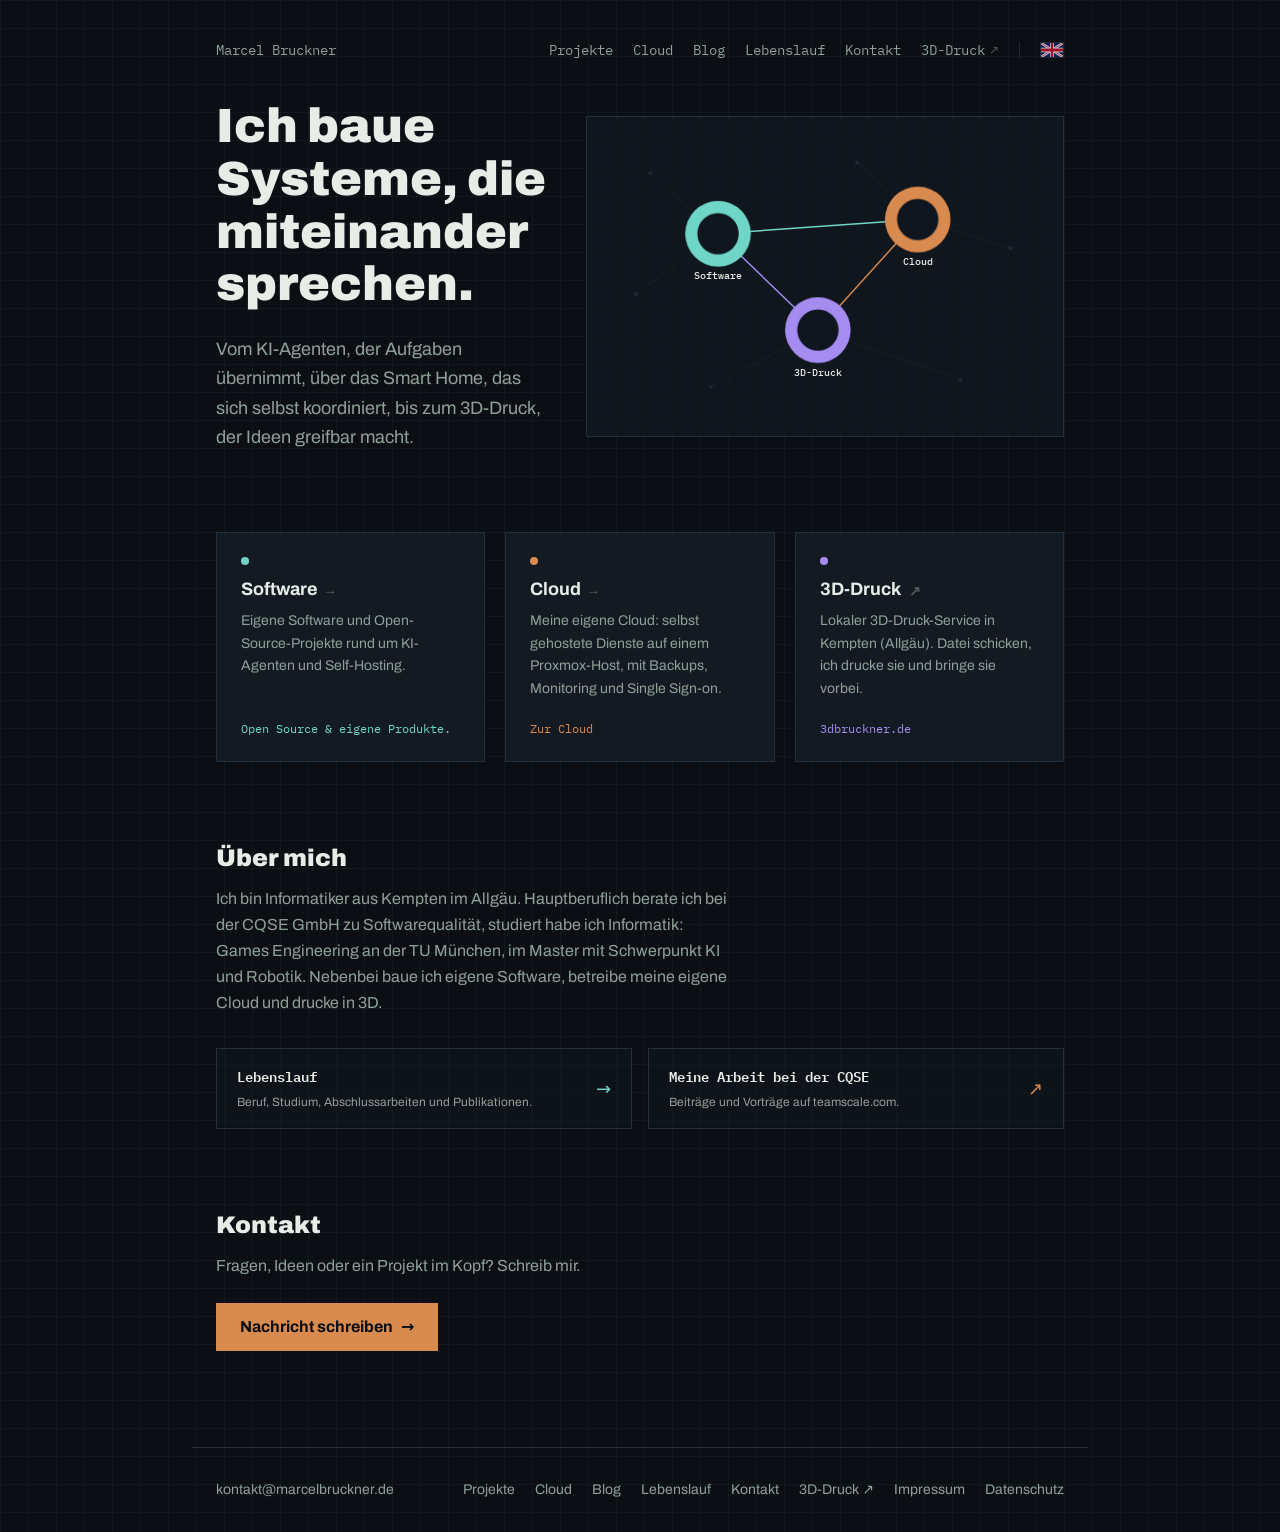
<file: index.html>
<!DOCTYPE html><html lang="de"><head><meta charset="UTF-8"><meta name="viewport" content="width=device-width, initial-scale=1.0"><meta name="description" content="Marcel Bruckner: eigene Software, Cloud, 3D-Druck."><title>Start · Marcel Bruckner</title><link rel="icon" href="/favicon.svg" type="image/svg+xml"><link rel="canonical" href="https://marcelbruckner.de/"><link rel="alternate" type="application/rss+xml" title="Marcel Bruckner · Blog" href="/blog/rss.xml"><link rel="alternate" hreflang="de" href="https://marcelbruckner.de/"><link rel="alternate" hreflang="en" href="https://marcelbruckner.de/en/"><link rel="alternate" hreflang="x-default" href="https://marcelbruckner.de/"><meta property="og:type" content="website"><meta property="og:locale" content="de_DE"><meta property="og:site_name" content="Marcel Bruckner"><meta property="og:url" content="https://marcelbruckner.de/"><meta property="og:title" content="Start · Marcel Bruckner"><meta property="og:description" content="Marcel Bruckner: eigene Software, Cloud, 3D-Druck."><meta name="twitter:card" content="summary"><meta name="twitter:title" content="Start · Marcel Bruckner"><meta name="twitter:description" content="Marcel Bruckner: eigene Software, Cloud, 3D-Druck."><link rel="stylesheet" href="/_astro/BaseLayout.D7RoX8_S.css"><style>.nav-menu[data-astro-cid-nen7h5rs] summary[data-astro-cid-nen7h5rs]::-webkit-details-marker{display:none}.nav-menu[data-astro-cid-nen7h5rs] .icon-close[data-astro-cid-nen7h5rs],.nav-menu[data-astro-cid-nen7h5rs][open] .icon-open[data-astro-cid-nen7h5rs]{display:none}.nav-menu[data-astro-cid-nen7h5rs][open] .icon-close[data-astro-cid-nen7h5rs]{display:block}
</style></head><body class="text-ink min-h-screen flex flex-col"><header class="relative max-w-4xl w-full mx-auto px-6 pt-10 flex items-center justify-between gap-4" data-astro-cid-nen7h5rs><a href="/" class="font-mono text-sm text-ink-soft hover:text-ink transition-colors" data-astro-cid-nen7h5rs>Marcel Bruckner</a><!-- Wide screens: one row of links --><nav class="hidden md:flex items-center gap-x-5 font-mono text-sm" data-astro-cid-nen7h5rs><a href="/projekte" class="text-ink-soft hover:text-ink transition-colors" data-astro-cid-nen7h5rs>Projekte</a><a href="/cloud" class="text-ink-soft hover:text-ink transition-colors" data-astro-cid-nen7h5rs>Cloud</a><a href="/blog" class="text-ink-soft hover:text-ink transition-colors" data-astro-cid-nen7h5rs>Blog</a><a href="/lebenslauf" class="text-ink-soft hover:text-ink transition-colors" data-astro-cid-nen7h5rs>Lebenslauf</a><a href="/kontakt" class="text-ink-soft hover:text-ink transition-colors" data-astro-cid-nen7h5rs>Kontakt</a><a href="https://3dbruckner.de" target="_blank" rel="noopener noreferrer" class="text-ink-soft hover:text-ink transition-colors inline-flex items-center gap-1" data-astro-cid-nen7h5rs>3D-Druck <span class="text-ink-soft/50 text-xs" aria-hidden="true" data-astro-cid-nen7h5rs>↗</span></a><a href="/en/" hreflang="en" lang="en" aria-label="Switch to English" title="English" class="border-l border-line pl-5 flex items-center opacity-80 hover:opacity-100 transition-opacity" data-astro-cid-nen7h5rs><svg viewBox="0 0 60 30" class="w-6 h-4 border border-line" aria-hidden="true" preserveAspectRatio="none" data-astro-cid-nen7h5rs><rect width="60" height="30" fill="#012169" data-astro-cid-nen7h5rs></rect><path d="M0,0 L60,30 M60,0 L0,30" stroke="#fff" stroke-width="6" data-astro-cid-nen7h5rs></path><path d="M0,0 L60,30 M60,0 L0,30" stroke="#c8102e" stroke-width="2" data-astro-cid-nen7h5rs></path><path d="M30,0 V30 M0,15 H60" stroke="#fff" stroke-width="10" data-astro-cid-nen7h5rs></path><path d="M30,0 V30 M0,15 H60" stroke="#c8102e" stroke-width="6" data-astro-cid-nen7h5rs></path></svg></a></nav><!-- Narrow screens: the same links in a dropdown --><details class="nav-menu md:hidden font-mono text-sm" data-astro-cid-nen7h5rs><summary aria-label="Menü" class="list-none cursor-pointer flex items-center justify-center w-10 h-10 -mr-2 text-ink-soft hover:text-ink transition-colors" data-astro-cid-nen7h5rs><svg viewBox="0 0 24 24" class="w-6 h-6 icon-open" fill="none" stroke="currentColor" stroke-width="1.5" stroke-linecap="round" aria-hidden="true" data-astro-cid-nen7h5rs><path d="M4 7h16M4 12h16M4 17h16" data-astro-cid-nen7h5rs></path></svg><svg viewBox="0 0 24 24" class="w-6 h-6 icon-close" fill="none" stroke="currentColor" stroke-width="1.5" stroke-linecap="round" aria-hidden="true" data-astro-cid-nen7h5rs><path d="M6 6l12 12M18 6L6 18" data-astro-cid-nen7h5rs></path></svg></summary><nav class="absolute right-6 top-full mt-2 z-50 min-w-48 flex flex-col bg-panel border border-line shadow-lg py-2" data-astro-cid-nen7h5rs><a href="/projekte" class="px-4 py-2 border-l-2 border-transparent text-ink-soft hover:text-ink hover:bg-panel-soft transition-colors" data-astro-cid-nen7h5rs>Projekte</a><a href="/cloud" class="px-4 py-2 border-l-2 border-transparent text-ink-soft hover:text-ink hover:bg-panel-soft transition-colors" data-astro-cid-nen7h5rs>Cloud</a><a href="/blog" class="px-4 py-2 border-l-2 border-transparent text-ink-soft hover:text-ink hover:bg-panel-soft transition-colors" data-astro-cid-nen7h5rs>Blog</a><a href="/lebenslauf" class="px-4 py-2 border-l-2 border-transparent text-ink-soft hover:text-ink hover:bg-panel-soft transition-colors" data-astro-cid-nen7h5rs>Lebenslauf</a><a href="/kontakt" class="px-4 py-2 border-l-2 border-transparent text-ink-soft hover:text-ink hover:bg-panel-soft transition-colors" data-astro-cid-nen7h5rs>Kontakt</a><a href="https://3dbruckner.de" target="_blank" rel="noopener noreferrer" class="px-4 py-2 border-l-2 border-transparent text-ink-soft hover:text-ink hover:bg-panel-soft transition-colors inline-flex items-center gap-1" data-astro-cid-nen7h5rs>3D-Druck <span class="text-ink-soft/50 text-xs" aria-hidden="true" data-astro-cid-nen7h5rs>↗</span></a><a href="/en/" hreflang="en" lang="en" aria-label="Switch to English" class="mt-2 pt-3 pb-2 px-4 border-t border-l-2 border-l-transparent border-line text-ink-soft hover:text-ink transition-colors" data-astro-cid-nen7h5rs>English</a></nav></details></header><script type="module">for(let e of document.querySelectorAll(`.nav-menu`))document.addEventListener(`click`,t=>{e.open&&!e.contains(t.target)&&(e.open=!1)}),document.addEventListener(`keydown`,t=>{t.key===`Escape`&&e.open&&(e.open=!1,e.querySelector(`summary`)?.focus())});</script><main class="flex-1"><!-- Hero: headline paired with a live network-graph readout --><section class="max-w-4xl mx-auto px-6 pt-10 pb-20 grid lg:grid-cols-12 gap-10 items-center"><div class="lg:col-span-5"><h1 class="text-4xl md:text-5xl font-black leading-[1.1] text-ink mb-6 text-balance">Ich baue Systeme, die miteinander sprechen.</h1><p class="text-ink-soft text-lg leading-relaxed max-w-[42ch]">Vom KI-Agenten, der Aufgaben übernimmt, über das Smart Home, das sich selbst koordiniert, bis zum 3D-Druck, der Ideen greifbar macht.</p></div><div class="lg:col-span-7"><div class="border border-line bg-panel/70 p-4 sm:p-6"><svg viewBox="0 0 600 380" class="w-full h-auto" role="img" aria-label="Netzwerkdiagramm: Software, Cloud und 3D-Druck als drei gleichrangige, verbundene Knoten, mit einer umlaufenden Signalwelle"><defs><radialGradient id="waveSignal" cx="50%" cy="50%" r="50%"><stop offset="0%" stop-color="#ffffff" stop-opacity="0.9"></stop><stop offset="35%" stop-color="var(--color-signal)" stop-opacity="0.9"></stop><stop offset="100%" stop-color="var(--color-signal)" stop-opacity="0"></stop></radialGradient><radialGradient id="waveCopper" cx="50%" cy="50%" r="50%"><stop offset="0%" stop-color="#ffffff" stop-opacity="0.9"></stop><stop offset="35%" stop-color="var(--color-copper)" stop-opacity="0.9"></stop><stop offset="100%" stop-color="var(--color-copper)" stop-opacity="0"></stop></radialGradient><radialGradient id="wavePrint" cx="50%" cy="50%" r="50%"><stop offset="0%" stop-color="#ffffff" stop-opacity="0.9"></stop><stop offset="35%" stop-color="var(--color-print)" stop-opacity="0.9"></stop><stop offset="100%" stop-color="var(--color-print)" stop-opacity="0"></stop></radialGradient></defs><!-- ambient mesh, static --><g stroke="var(--color-line)" stroke-width="1" opacity="0.5"><line x1="55" y1="45" x2="150" y2="130"></line><line x1="35" y1="215" x2="150" y2="130"></line><line x1="345" y1="30" x2="430" y2="110"></line><line x1="560" y1="150" x2="430" y2="110"></line><line x1="140" y1="345" x2="290" y2="265"></line><line x1="490" y1="335" x2="290" y2="265"></line></g><g fill="var(--color-line)" opacity="0.7"><circle cx="55" cy="45" r="3"></circle><circle cx="35" cy="215" r="3"></circle><circle cx="345" cy="30" r="3"></circle><circle cx="560" cy="150" r="3"></circle><circle cx="140" cy="345" r="3"></circle><circle cx="490" cy="335" r="3"></circle></g><!-- primary edges, draw in once --><path d="M150,130 L430,110" fill="none" stroke="var(--color-signal)" stroke-width="2" class="edge-line" style="--edge-length: 281; --edge-delay: 0.15s"></path><path d="M430,110 L290,265" fill="none" stroke="var(--color-copper)" stroke-width="2" class="edge-line" style="--edge-length: 211; --edge-delay: 0.45s"></path><path d="M150,130 L290,265" fill="none" stroke="var(--color-print)" stroke-width="2" class="edge-line" style="--edge-length: 195; --edge-delay: 0.75s"></path><!-- one wave, circulating Software → Cloud → 3D printing → Software --><circle r="26" fill="url(#waveSignal)" class="wave" style="--wave-path: path('M150,130 L430,110'); --wave-delay: 0s"></circle><circle r="6" fill="#ffffff" class="wave" style="--wave-path: path('M150,130 L430,110'); --wave-delay: 0s"></circle><circle r="26" fill="url(#waveCopper)" class="wave" style="--wave-path: path('M430,110 L290,265'); --wave-delay: 2s"></circle><circle r="6" fill="#ffffff" class="wave" style="--wave-path: path('M430,110 L290,265'); --wave-delay: 2s"></circle><circle r="26" fill="url(#wavePrint)" class="wave" style="--wave-path: path('M290,265 L150,130'); --wave-delay: 4s"></circle><circle r="6" fill="#ffffff" class="wave" style="--wave-path: path('M290,265 L150,130'); --wave-delay: 4s"></circle><!-- 3D-Druck node --><circle cx="290" cy="265" r="46" fill="var(--color-print)" opacity="0.16" class="node-glow" style="--node-delay: 0.75s; --flash-delay: 4s"></circle><circle cx="290" cy="265" r="30" fill="var(--color-panel-soft)" stroke="var(--color-print)" stroke-width="2" class="node-mark" style="--node-delay: 0.75s"></circle><text x="290" y="329" text-anchor="middle" class="node-label" style="--node-delay: 0.75s" fill="var(--color-ink)" font-family="var(--font-mono)" font-size="14" font-weight="500">3D-Druck</text><!-- Cloud node --><circle cx="430" cy="110" r="46" fill="var(--color-copper)" opacity="0.16" class="node-glow" style="--node-delay: 0.45s; --flash-delay: 2s"></circle><circle cx="430" cy="110" r="30" fill="var(--color-panel-soft)" stroke="var(--color-copper)" stroke-width="2" class="node-mark" style="--node-delay: 0.45s"></circle><text x="430" y="174" text-anchor="middle" class="node-label" style="--node-delay: 0.45s" fill="var(--color-ink)" font-family="var(--font-mono)" font-size="14" font-weight="500">Cloud</text><!-- Software node --><circle cx="150" cy="130" r="46" fill="var(--color-signal)" opacity="0.16" class="node-glow" style="--node-delay: 0.15s; --flash-delay: 0s"></circle><circle cx="150" cy="130" r="30" fill="var(--color-panel-soft)" stroke="var(--color-signal)" stroke-width="2" class="node-mark" style="--node-delay: 0.15s"></circle><text x="150" y="194" text-anchor="middle" class="node-label" style="--node-delay: 0.15s" fill="var(--color-ink)" font-family="var(--font-mono)" font-size="14" font-weight="500">Software</text></svg></div></div></section><!-- Pillars --><section class="max-w-4xl mx-auto px-6 pb-20"><div class="grid md:grid-cols-3 gap-5 relative"><a href="/projekte" class="group bg-panel border border-line p-6 flex flex-col gap-2 relative transition-colors hover:border-ink-soft"><span class="w-2 h-2 rounded-full mb-1 bg-signal" aria-hidden="true"></span><h2 class="font-bold text-lg leading-snug flex items-center gap-2 text-ink">Software<span class="text-ink-soft/50 group-hover:text-ink-soft transition-colors font-mono text-sm">→</span></h2><p class="text-ink-soft text-sm leading-relaxed">Eigene Software und Open-Source-Projekte rund um KI-Agenten und Self-Hosting.</p><p class="text-xs font-mono mt-auto pt-3 text-signal">Open Source &amp; eigene Produkte.</p></a><a href="/cloud" class="group bg-panel border border-line p-6 flex flex-col gap-2 relative transition-colors hover:border-ink-soft"><span class="w-2 h-2 rounded-full mb-1 bg-copper" aria-hidden="true"></span><h2 class="font-bold text-lg leading-snug flex items-center gap-2 text-ink">Cloud<span class="text-ink-soft/50 group-hover:text-ink-soft transition-colors font-mono text-sm">→</span></h2><p class="text-ink-soft text-sm leading-relaxed">Meine eigene Cloud: selbst gehostete Dienste auf einem Proxmox-Host, mit Backups, Monitoring und Single Sign-on.</p><p class="text-xs font-mono mt-auto pt-3 text-copper">Zur Cloud</p></a><a href="https://3dbruckner.de" target="_blank" rel="noopener noreferrer" class="group bg-panel border border-line p-6 flex flex-col gap-2 relative transition-colors hover:border-ink-soft"><span class="w-2 h-2 rounded-full mb-1 bg-print" aria-hidden="true"></span><h2 class="font-bold text-lg leading-snug flex items-center gap-2 text-ink">3D-Druck<span class="text-ink-soft/50 group-hover:text-ink-soft transition-colors font-mono text-sm">↗</span></h2><p class="text-ink-soft text-sm leading-relaxed">Lokaler 3D-Druck-Service in Kempten (Allgäu). Datei schicken, ich drucke sie und bringe sie vorbei.</p><p class="text-xs font-mono mt-auto pt-3 text-print">3dbruckner.de</p></a></div></section><!-- About --><section class="max-w-4xl mx-auto px-6 pb-20"><h2 class="text-2xl font-black mb-3 text-ink">Über mich</h2><p class="text-ink-soft leading-relaxed max-w-[58ch] mb-8">Ich bin Informatiker aus Kempten im Allgäu. Hauptberuflich berate ich bei der CQSE GmbH zu Softwarequalität, studiert habe ich Informatik: Games Engineering an der TU München, im Master mit Schwerpunkt KI und Robotik. Nebenbei baue ich eigene Software, betreibe meine eigene Cloud und drucke in 3D.</p><div class="grid sm:grid-cols-2 gap-4"><a href="/lebenslauf" class="group border border-line hover:border-signal bg-panel/40 px-5 py-4 flex items-center justify-between gap-4 transition-colors"><span><span class="font-mono text-sm font-semibold text-ink">Lebenslauf</span><p class="text-ink-soft text-xs leading-relaxed mt-1">Beruf, Studium, Abschlussarbeiten und Publikationen.</p></span><span class="text-signal text-lg group-hover:translate-x-1 transition-transform" aria-hidden="true">→</span></a><a href="https://teamscale.com/publication-author/marcel-bruckner" target="_blank" rel="noopener noreferrer" class="group border border-line hover:border-copper bg-panel/40 px-5 py-4 flex items-center justify-between gap-4 transition-colors"><span><span class="font-mono text-sm font-semibold text-ink">Meine Arbeit bei der CQSE</span><p class="text-ink-soft text-xs leading-relaxed mt-1">Beiträge und Vorträge auf teamscale.com.</p></span><span class="text-copper text-lg" aria-hidden="true">↗</span></a></div></section><!-- Contact --><section class="max-w-4xl mx-auto px-6 pb-24"><h2 class="text-2xl font-black mb-3 text-ink">Kontakt</h2><p class="text-ink-soft leading-relaxed max-w-[58ch] mb-6">Fragen, Ideen oder ein Projekt im Kopf? Schreib mir.</p><a href="/kontakt" class="inline-flex items-center gap-2 bg-copper hover:bg-copper-dark text-void font-bold px-6 py-3 transition-colors">Nachricht schreiben <span aria-hidden="true">→</span></a></section></main><footer class="max-w-4xl w-full mx-auto px-6 py-8 border-t border-line flex flex-col sm:flex-row sm:items-center justify-between gap-3"><a href="mailto:kontakt@marcelbruckner.de" class="text-ink-soft text-sm hover:text-ink transition-colors">kontakt@marcelbruckner.de</a><div class="flex flex-wrap gap-x-5 gap-y-2 text-sm"><a href="/projekte" class="text-ink-soft hover:text-ink transition-colors">Projekte</a><a href="/cloud" class="text-ink-soft hover:text-ink transition-colors">Cloud</a><a href="/blog" class="text-ink-soft hover:text-ink transition-colors">Blog</a><a href="/lebenslauf" class="text-ink-soft hover:text-ink transition-colors">Lebenslauf</a><a href="/kontakt" class="text-ink-soft hover:text-ink transition-colors">Kontakt</a><a href="https://3dbruckner.de" target="_blank" rel="noopener noreferrer" class="text-ink-soft hover:text-ink transition-colors">3D-Druck ↗</a><a href="/impressum" class="text-ink-soft hover:text-ink transition-colors">Impressum</a><a href="/datenschutz" class="text-ink-soft hover:text-ink transition-colors">Datenschutz</a></div></footer></body></html>
</file>
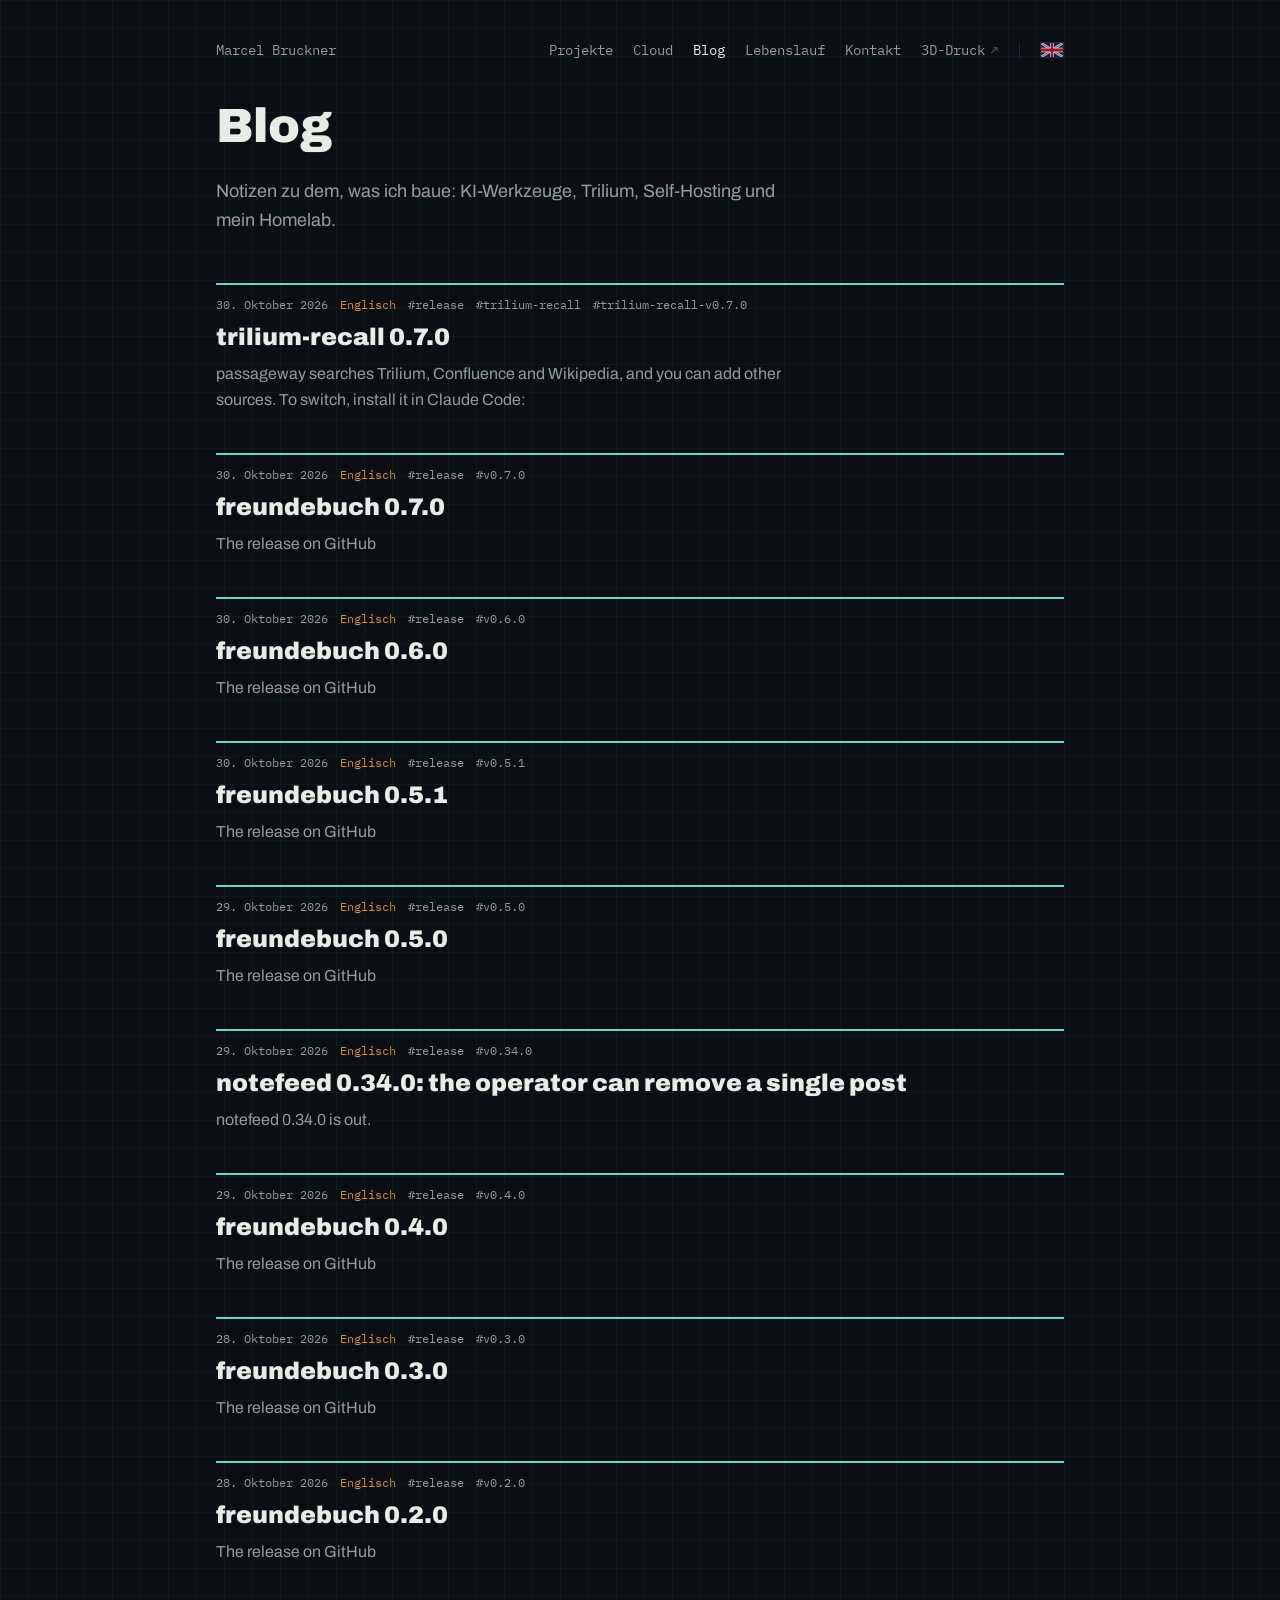
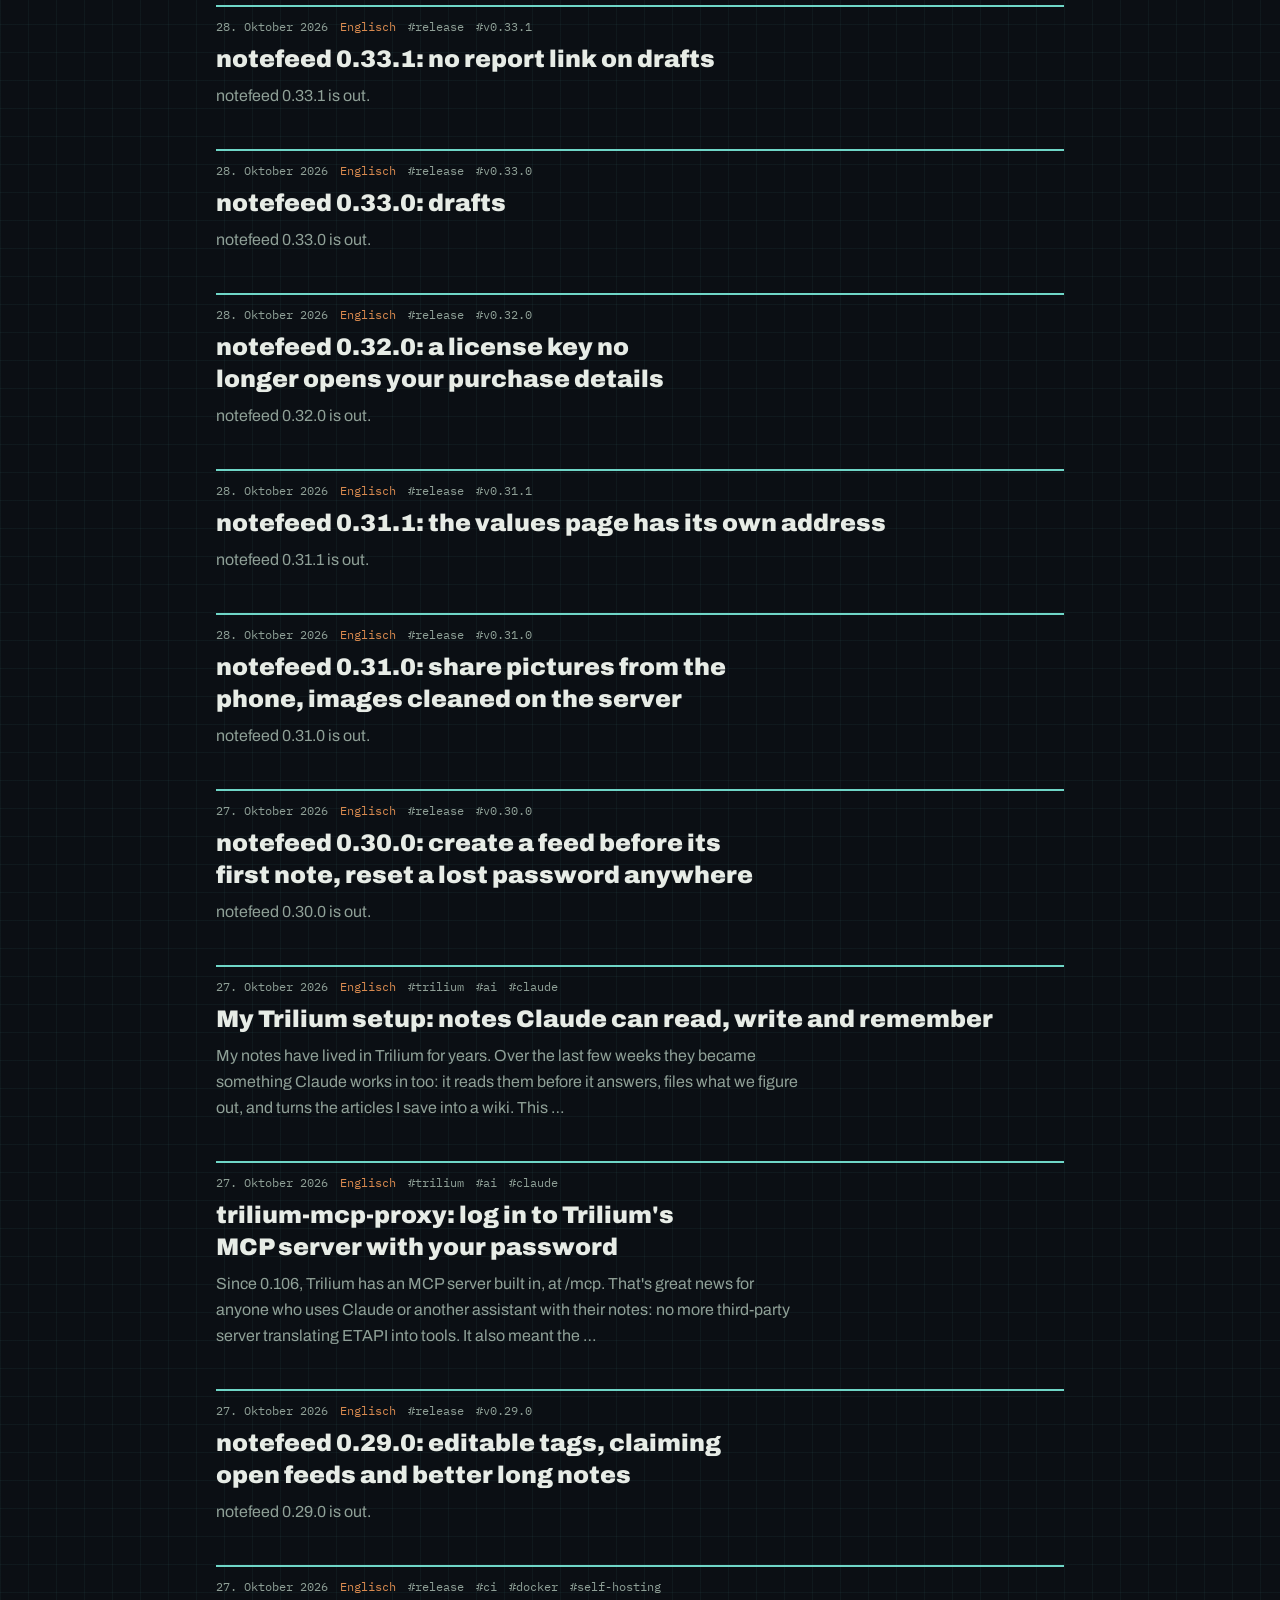
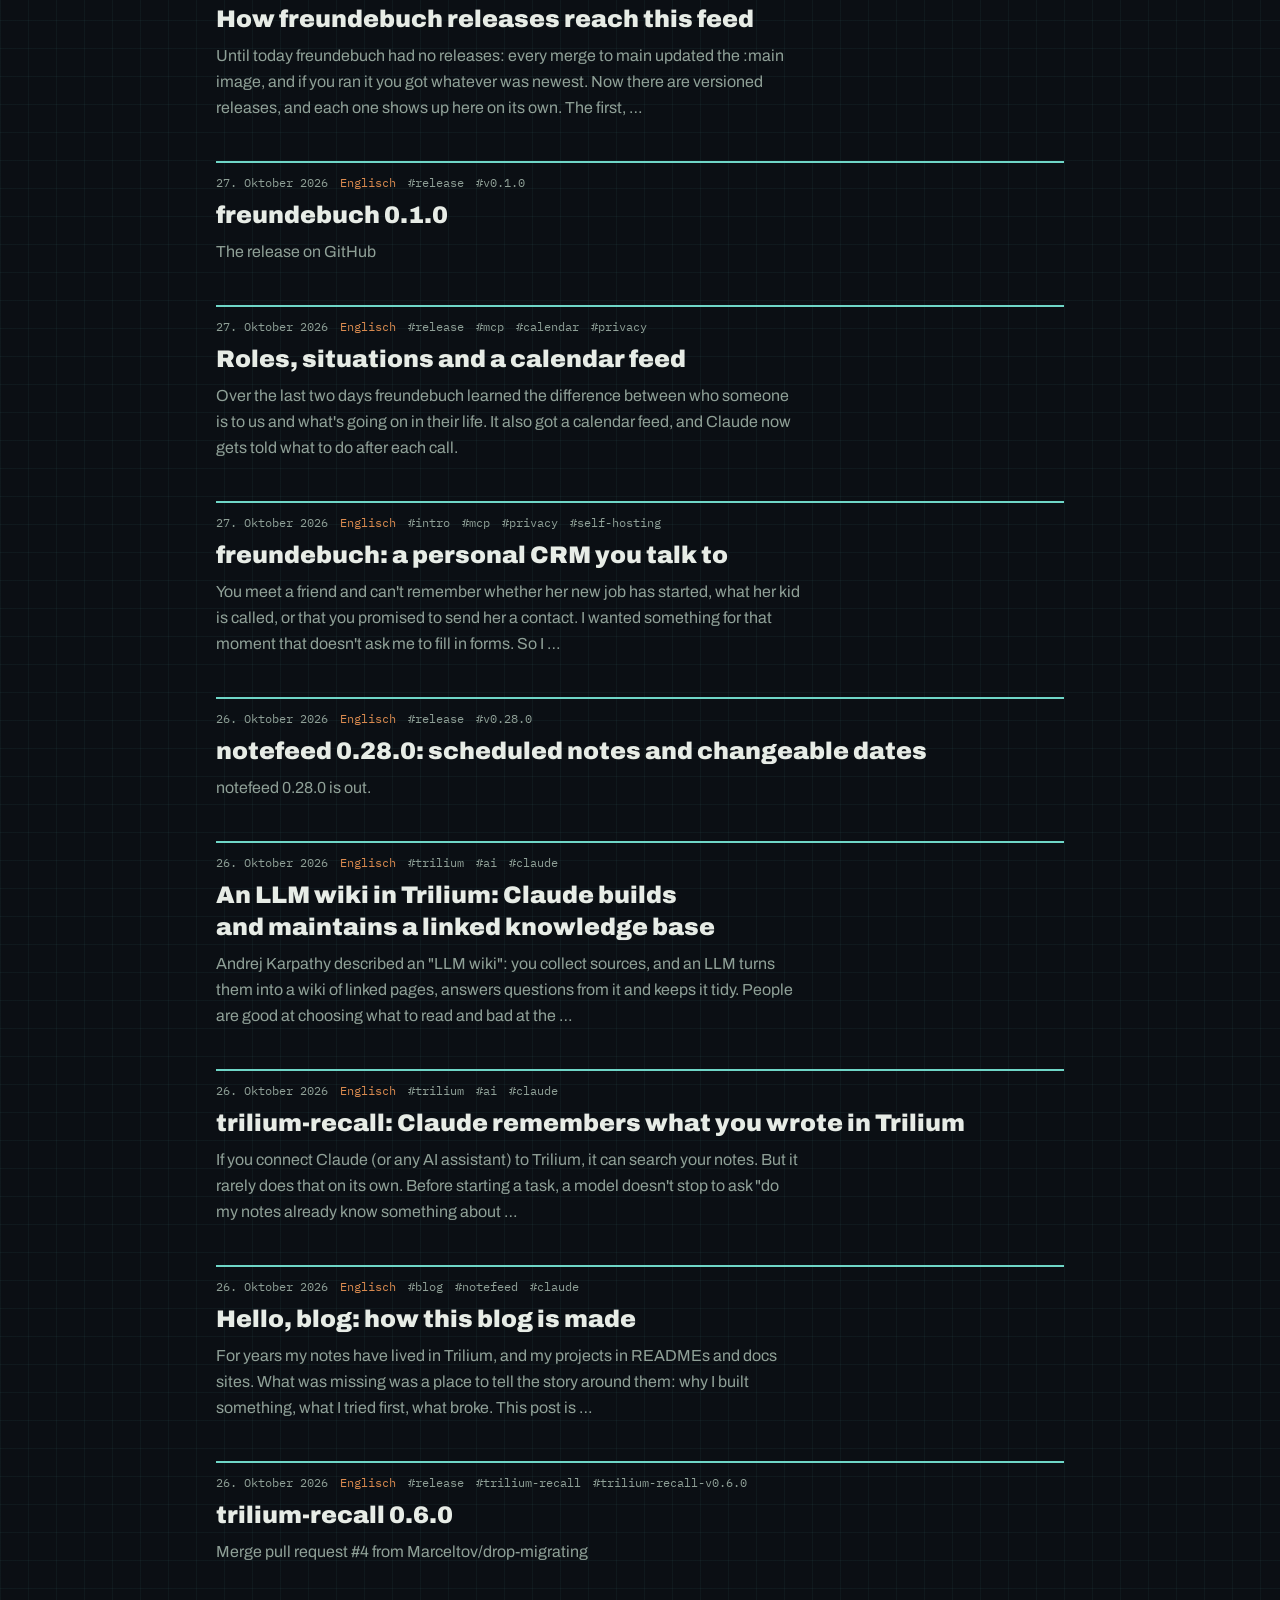
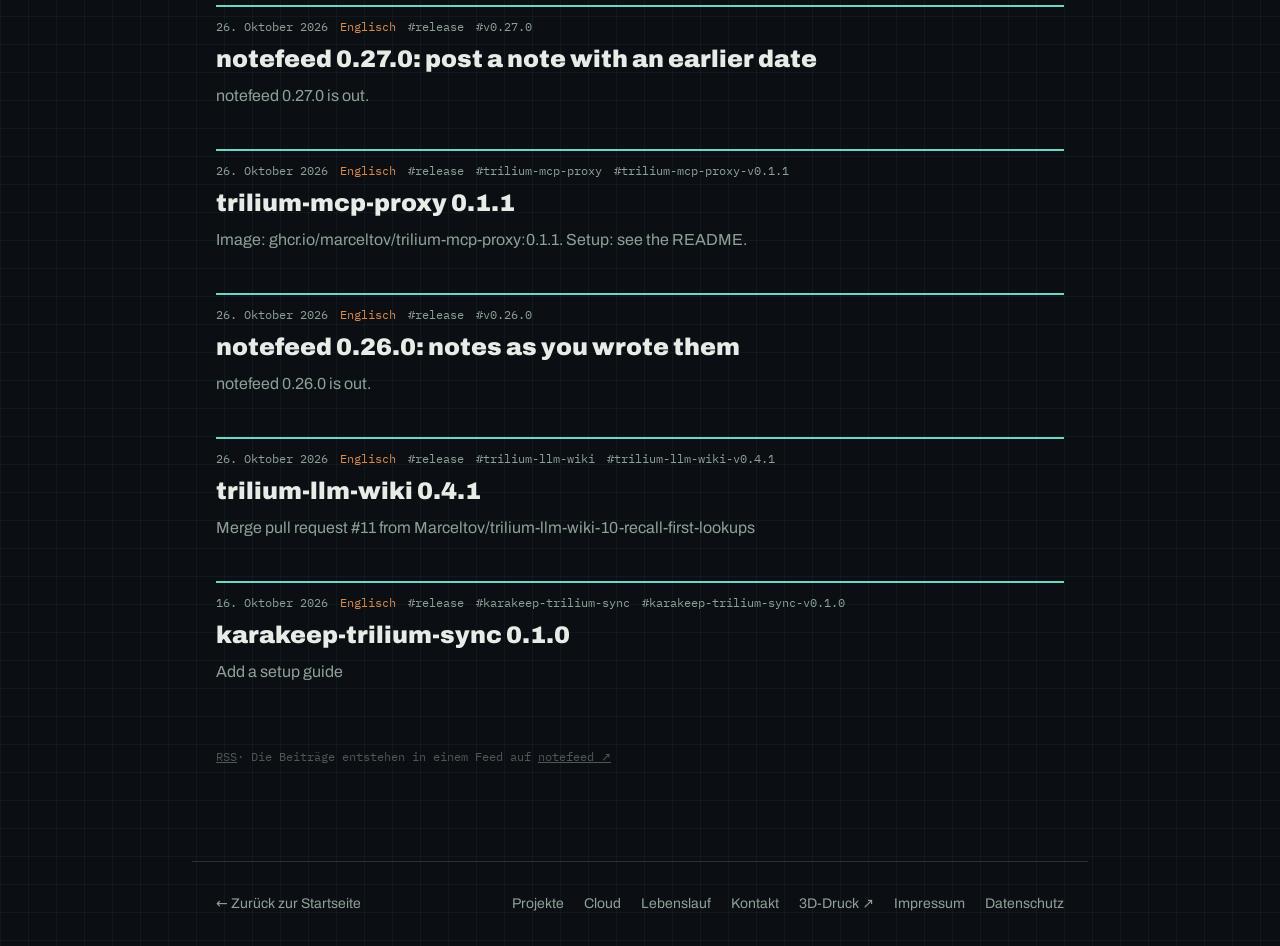
<file: blog/index.html>
<!DOCTYPE html><html lang="de"><head><meta charset="UTF-8"><meta name="viewport" content="width=device-width, initial-scale=1.0"><meta name="description" content="Notizen von Marcel Bruckner zu dem, was er baut: KI-Werkzeuge, Trilium, Self-Hosting und Homelab."><title>Blog · Marcel Bruckner</title><link rel="icon" href="/favicon.svg" type="image/svg+xml"><link rel="canonical" href="https://marcelbruckner.de/blog/"><link rel="alternate" type="application/rss+xml" title="Marcel Bruckner · Blog" href="/blog/rss.xml"><link rel="alternate" hreflang="de" href="https://marcelbruckner.de/blog"><link rel="alternate" hreflang="en" href="https://marcelbruckner.de/en/blog"><link rel="alternate" hreflang="x-default" href="https://marcelbruckner.de/blog"><meta property="og:type" content="website"><meta property="og:locale" content="de_DE"><meta property="og:site_name" content="Marcel Bruckner"><meta property="og:url" content="https://marcelbruckner.de/blog/"><meta property="og:title" content="Blog · Marcel Bruckner"><meta property="og:description" content="Notizen von Marcel Bruckner zu dem, was er baut: KI-Werkzeuge, Trilium, Self-Hosting und Homelab."><meta name="twitter:card" content="summary"><meta name="twitter:title" content="Blog · Marcel Bruckner"><meta name="twitter:description" content="Notizen von Marcel Bruckner zu dem, was er baut: KI-Werkzeuge, Trilium, Self-Hosting und Homelab."><link rel="stylesheet" href="/_astro/BaseLayout.D7RoX8_S.css"><style>.nav-menu[data-astro-cid-nen7h5rs] summary[data-astro-cid-nen7h5rs]::-webkit-details-marker{display:none}.nav-menu[data-astro-cid-nen7h5rs] .icon-close[data-astro-cid-nen7h5rs],.nav-menu[data-astro-cid-nen7h5rs][open] .icon-open[data-astro-cid-nen7h5rs]{display:none}.nav-menu[data-astro-cid-nen7h5rs][open] .icon-close[data-astro-cid-nen7h5rs]{display:block}
</style></head><body class="text-ink min-h-screen flex flex-col"><header class="relative max-w-4xl w-full mx-auto px-6 pt-10 flex items-center justify-between gap-4" data-astro-cid-nen7h5rs><a href="/" class="font-mono text-sm text-ink-soft hover:text-ink transition-colors" data-astro-cid-nen7h5rs>Marcel Bruckner</a><!-- Wide screens: one row of links --><nav class="hidden md:flex items-center gap-x-5 font-mono text-sm" data-astro-cid-nen7h5rs><a href="/projekte" class="text-ink-soft hover:text-ink transition-colors" data-astro-cid-nen7h5rs>Projekte</a><a href="/cloud" class="text-ink-soft hover:text-ink transition-colors" data-astro-cid-nen7h5rs>Cloud</a><span class="text-ink" aria-current="page" data-astro-cid-nen7h5rs>Blog</span><a href="/lebenslauf" class="text-ink-soft hover:text-ink transition-colors" data-astro-cid-nen7h5rs>Lebenslauf</a><a href="/kontakt" class="text-ink-soft hover:text-ink transition-colors" data-astro-cid-nen7h5rs>Kontakt</a><a href="https://3dbruckner.de" target="_blank" rel="noopener noreferrer" class="text-ink-soft hover:text-ink transition-colors inline-flex items-center gap-1" data-astro-cid-nen7h5rs>3D-Druck <span class="text-ink-soft/50 text-xs" aria-hidden="true" data-astro-cid-nen7h5rs>↗</span></a><a href="/en/blog" hreflang="en" lang="en" aria-label="Switch to English" title="English" class="border-l border-line pl-5 flex items-center opacity-80 hover:opacity-100 transition-opacity" data-astro-cid-nen7h5rs><svg viewBox="0 0 60 30" class="w-6 h-4 border border-line" aria-hidden="true" preserveAspectRatio="none" data-astro-cid-nen7h5rs><rect width="60" height="30" fill="#012169" data-astro-cid-nen7h5rs></rect><path d="M0,0 L60,30 M60,0 L0,30" stroke="#fff" stroke-width="6" data-astro-cid-nen7h5rs></path><path d="M0,0 L60,30 M60,0 L0,30" stroke="#c8102e" stroke-width="2" data-astro-cid-nen7h5rs></path><path d="M30,0 V30 M0,15 H60" stroke="#fff" stroke-width="10" data-astro-cid-nen7h5rs></path><path d="M30,0 V30 M0,15 H60" stroke="#c8102e" stroke-width="6" data-astro-cid-nen7h5rs></path></svg></a></nav><!-- Narrow screens: the same links in a dropdown --><details class="nav-menu md:hidden font-mono text-sm" data-astro-cid-nen7h5rs><summary aria-label="Menü" class="list-none cursor-pointer flex items-center justify-center w-10 h-10 -mr-2 text-ink-soft hover:text-ink transition-colors" data-astro-cid-nen7h5rs><svg viewBox="0 0 24 24" class="w-6 h-6 icon-open" fill="none" stroke="currentColor" stroke-width="1.5" stroke-linecap="round" aria-hidden="true" data-astro-cid-nen7h5rs><path d="M4 7h16M4 12h16M4 17h16" data-astro-cid-nen7h5rs></path></svg><svg viewBox="0 0 24 24" class="w-6 h-6 icon-close" fill="none" stroke="currentColor" stroke-width="1.5" stroke-linecap="round" aria-hidden="true" data-astro-cid-nen7h5rs><path d="M6 6l12 12M18 6L6 18" data-astro-cid-nen7h5rs></path></svg></summary><nav class="absolute right-6 top-full mt-2 z-50 min-w-48 flex flex-col bg-panel border border-line shadow-lg py-2" data-astro-cid-nen7h5rs><a href="/projekte" class="px-4 py-2 border-l-2 border-transparent text-ink-soft hover:text-ink hover:bg-panel-soft transition-colors" data-astro-cid-nen7h5rs>Projekte</a><a href="/cloud" class="px-4 py-2 border-l-2 border-transparent text-ink-soft hover:text-ink hover:bg-panel-soft transition-colors" data-astro-cid-nen7h5rs>Cloud</a><span class="px-4 py-2 text-ink border-l-2 border-copper" aria-current="page" data-astro-cid-nen7h5rs>Blog</span><a href="/lebenslauf" class="px-4 py-2 border-l-2 border-transparent text-ink-soft hover:text-ink hover:bg-panel-soft transition-colors" data-astro-cid-nen7h5rs>Lebenslauf</a><a href="/kontakt" class="px-4 py-2 border-l-2 border-transparent text-ink-soft hover:text-ink hover:bg-panel-soft transition-colors" data-astro-cid-nen7h5rs>Kontakt</a><a href="https://3dbruckner.de" target="_blank" rel="noopener noreferrer" class="px-4 py-2 border-l-2 border-transparent text-ink-soft hover:text-ink hover:bg-panel-soft transition-colors inline-flex items-center gap-1" data-astro-cid-nen7h5rs>3D-Druck <span class="text-ink-soft/50 text-xs" aria-hidden="true" data-astro-cid-nen7h5rs>↗</span></a><a href="/en/blog" hreflang="en" lang="en" aria-label="Switch to English" class="mt-2 pt-3 pb-2 px-4 border-t border-l-2 border-l-transparent border-line text-ink-soft hover:text-ink transition-colors" data-astro-cid-nen7h5rs>English</a></nav></details></header><script type="module">for(let e of document.querySelectorAll(`.nav-menu`))document.addEventListener(`click`,t=>{e.open&&!e.contains(t.target)&&(e.open=!1)}),document.addEventListener(`keydown`,t=>{t.key===`Escape`&&e.open&&(e.open=!1,e.querySelector(`summary`)?.focus())});</script><main class="flex-1"><section class="max-w-4xl mx-auto px-6 pt-10 pb-12"><h1 class="text-4xl md:text-5xl font-black leading-[1.1] text-ink mb-6 text-balance">Blog</h1><p class="text-ink-soft text-lg leading-relaxed max-w-[58ch]">Notizen zu dem, was ich baue: KI-Werkzeuge, Trilium, Self-Hosting und mein Homelab.</p></section><section class="max-w-4xl mx-auto px-6 pb-16"><ol class="flex flex-col gap-10"><li class="border-t-2 border-signal pt-3"><p class="font-mono text-xs text-ink-soft mb-2 flex flex-wrap gap-x-3 gap-y-1"><time datetime="2026-10-30T19:03:59.218Z">30. Oktober 2026</time><span class="text-copper">Englisch</span><span>#release</span><span>#trilium-recall</span><span>#trilium-recall-v0.7.0</span></p><h2 class="text-2xl font-black text-ink mb-2 text-balance"><a href="/blog/trilium-recall-0-7-0" hreflang="en" class="hover:text-signal transition-colors">trilium-recall 0.7.0</a></h2><p class="text-ink-soft leading-relaxed max-w-[65ch]">passageway searches Trilium, Confluence and Wikipedia, and you can add other sources. To switch, install it in Claude Code:</p></li><li class="border-t-2 border-signal pt-3"><p class="font-mono text-xs text-ink-soft mb-2 flex flex-wrap gap-x-3 gap-y-1"><time datetime="2026-10-30T15:53:28.910Z">30. Oktober 2026</time><span class="text-copper">Englisch</span><span>#release</span><span>#v0.7.0</span></p><h2 class="text-2xl font-black text-ink mb-2 text-balance"><a href="/blog/freundebuch-0-7-0" hreflang="en" class="hover:text-signal transition-colors">freundebuch 0.7.0</a></h2><p class="text-ink-soft leading-relaxed max-w-[65ch]">The release on GitHub</p></li><li class="border-t-2 border-signal pt-3"><p class="font-mono text-xs text-ink-soft mb-2 flex flex-wrap gap-x-3 gap-y-1"><time datetime="2026-10-30T09:44:00.845Z">30. Oktober 2026</time><span class="text-copper">Englisch</span><span>#release</span><span>#v0.6.0</span></p><h2 class="text-2xl font-black text-ink mb-2 text-balance"><a href="/blog/freundebuch-0-6-0" hreflang="en" class="hover:text-signal transition-colors">freundebuch 0.6.0</a></h2><p class="text-ink-soft leading-relaxed max-w-[65ch]">The release on GitHub</p></li><li class="border-t-2 border-signal pt-3"><p class="font-mono text-xs text-ink-soft mb-2 flex flex-wrap gap-x-3 gap-y-1"><time datetime="2026-10-30T06:54:58.722Z">30. Oktober 2026</time><span class="text-copper">Englisch</span><span>#release</span><span>#v0.5.1</span></p><h2 class="text-2xl font-black text-ink mb-2 text-balance"><a href="/blog/freundebuch-0-5-1" hreflang="en" class="hover:text-signal transition-colors">freundebuch 0.5.1</a></h2><p class="text-ink-soft leading-relaxed max-w-[65ch]">The release on GitHub</p></li><li class="border-t-2 border-signal pt-3"><p class="font-mono text-xs text-ink-soft mb-2 flex flex-wrap gap-x-3 gap-y-1"><time datetime="2026-10-29T19:29:47.630Z">29. Oktober 2026</time><span class="text-copper">Englisch</span><span>#release</span><span>#v0.5.0</span></p><h2 class="text-2xl font-black text-ink mb-2 text-balance"><a href="/blog/freundebuch-0-5-0" hreflang="en" class="hover:text-signal transition-colors">freundebuch 0.5.0</a></h2><p class="text-ink-soft leading-relaxed max-w-[65ch]">The release on GitHub</p></li><li class="border-t-2 border-signal pt-3"><p class="font-mono text-xs text-ink-soft mb-2 flex flex-wrap gap-x-3 gap-y-1"><time datetime="2026-10-29T16:10:46.533Z">29. Oktober 2026</time><span class="text-copper">Englisch</span><span>#release</span><span>#v0.34.0</span></p><h2 class="text-2xl font-black text-ink mb-2 text-balance"><a href="/blog/notefeed-0-34-0" hreflang="en" class="hover:text-signal transition-colors">notefeed 0.34.0: the operator can remove a single post</a></h2><p class="text-ink-soft leading-relaxed max-w-[65ch]">notefeed 0.34.0 is out.</p></li><li class="border-t-2 border-signal pt-3"><p class="font-mono text-xs text-ink-soft mb-2 flex flex-wrap gap-x-3 gap-y-1"><time datetime="2026-10-29T15:32:01.968Z">29. Oktober 2026</time><span class="text-copper">Englisch</span><span>#release</span><span>#v0.4.0</span></p><h2 class="text-2xl font-black text-ink mb-2 text-balance"><a href="/blog/freundebuch-0-4-0" hreflang="en" class="hover:text-signal transition-colors">freundebuch 0.4.0</a></h2><p class="text-ink-soft leading-relaxed max-w-[65ch]">The release on GitHub</p></li><li class="border-t-2 border-signal pt-3"><p class="font-mono text-xs text-ink-soft mb-2 flex flex-wrap gap-x-3 gap-y-1"><time datetime="2026-10-28T22:58:12.670Z">28. Oktober 2026</time><span class="text-copper">Englisch</span><span>#release</span><span>#v0.3.0</span></p><h2 class="text-2xl font-black text-ink mb-2 text-balance"><a href="/blog/freundebuch-0-3-0" hreflang="en" class="hover:text-signal transition-colors">freundebuch 0.3.0</a></h2><p class="text-ink-soft leading-relaxed max-w-[65ch]">The release on GitHub</p></li><li class="border-t-2 border-signal pt-3"><p class="font-mono text-xs text-ink-soft mb-2 flex flex-wrap gap-x-3 gap-y-1"><time datetime="2026-10-28T21:47:56.610Z">28. Oktober 2026</time><span class="text-copper">Englisch</span><span>#release</span><span>#v0.2.0</span></p><h2 class="text-2xl font-black text-ink mb-2 text-balance"><a href="/blog/freundebuch-0-2-0" hreflang="en" class="hover:text-signal transition-colors">freundebuch 0.2.0</a></h2><p class="text-ink-soft leading-relaxed max-w-[65ch]">The release on GitHub</p></li><li class="border-t-2 border-signal pt-3"><p class="font-mono text-xs text-ink-soft mb-2 flex flex-wrap gap-x-3 gap-y-1"><time datetime="2026-10-28T21:39:59.777Z">28. Oktober 2026</time><span class="text-copper">Englisch</span><span>#release</span><span>#v0.33.1</span></p><h2 class="text-2xl font-black text-ink mb-2 text-balance"><a href="/blog/notefeed-0-33-1" hreflang="en" class="hover:text-signal transition-colors">notefeed 0.33.1: no report link on drafts</a></h2><p class="text-ink-soft leading-relaxed max-w-[65ch]">notefeed 0.33.1 is out.</p></li><li class="border-t-2 border-signal pt-3"><p class="font-mono text-xs text-ink-soft mb-2 flex flex-wrap gap-x-3 gap-y-1"><time datetime="2026-10-28T20:51:09.040Z">28. Oktober 2026</time><span class="text-copper">Englisch</span><span>#release</span><span>#v0.33.0</span></p><h2 class="text-2xl font-black text-ink mb-2 text-balance"><a href="/blog/notefeed-0-33-0" hreflang="en" class="hover:text-signal transition-colors">notefeed 0.33.0: drafts</a></h2><p class="text-ink-soft leading-relaxed max-w-[65ch]">notefeed 0.33.0 is out.</p></li><li class="border-t-2 border-signal pt-3"><p class="font-mono text-xs text-ink-soft mb-2 flex flex-wrap gap-x-3 gap-y-1"><time datetime="2026-10-28T19:23:01.536Z">28. Oktober 2026</time><span class="text-copper">Englisch</span><span>#release</span><span>#v0.32.0</span></p><h2 class="text-2xl font-black text-ink mb-2 text-balance"><a href="/blog/notefeed-0-32-0" hreflang="en" class="hover:text-signal transition-colors">notefeed 0.32.0: a license key no longer opens your purchase details</a></h2><p class="text-ink-soft leading-relaxed max-w-[65ch]">notefeed 0.32.0 is out.</p></li><li class="border-t-2 border-signal pt-3"><p class="font-mono text-xs text-ink-soft mb-2 flex flex-wrap gap-x-3 gap-y-1"><time datetime="2026-10-28T13:28:04.116Z">28. Oktober 2026</time><span class="text-copper">Englisch</span><span>#release</span><span>#v0.31.1</span></p><h2 class="text-2xl font-black text-ink mb-2 text-balance"><a href="/blog/notefeed-0-31-1" hreflang="en" class="hover:text-signal transition-colors">notefeed 0.31.1: the values page has its own address</a></h2><p class="text-ink-soft leading-relaxed max-w-[65ch]">notefeed 0.31.1 is out.</p></li><li class="border-t-2 border-signal pt-3"><p class="font-mono text-xs text-ink-soft mb-2 flex flex-wrap gap-x-3 gap-y-1"><time datetime="2026-10-28T12:54:11.409Z">28. Oktober 2026</time><span class="text-copper">Englisch</span><span>#release</span><span>#v0.31.0</span></p><h2 class="text-2xl font-black text-ink mb-2 text-balance"><a href="/blog/notefeed-0-31-0" hreflang="en" class="hover:text-signal transition-colors">notefeed 0.31.0: share pictures from the phone, images cleaned on the server</a></h2><p class="text-ink-soft leading-relaxed max-w-[65ch]">notefeed 0.31.0 is out.</p></li><li class="border-t-2 border-signal pt-3"><p class="font-mono text-xs text-ink-soft mb-2 flex flex-wrap gap-x-3 gap-y-1"><time datetime="2026-10-27T14:17:44.636Z">27. Oktober 2026</time><span class="text-copper">Englisch</span><span>#release</span><span>#v0.30.0</span></p><h2 class="text-2xl font-black text-ink mb-2 text-balance"><a href="/blog/notefeed-0-30-0" hreflang="en" class="hover:text-signal transition-colors">notefeed 0.30.0: create a feed before its first note, reset a lost password anywhere</a></h2><p class="text-ink-soft leading-relaxed max-w-[65ch]">notefeed 0.30.0 is out.</p></li><li class="border-t-2 border-signal pt-3"><p class="font-mono text-xs text-ink-soft mb-2 flex flex-wrap gap-x-3 gap-y-1"><time datetime="2026-10-27T12:26:35.450Z">27. Oktober 2026</time><span class="text-copper">Englisch</span><span>#trilium</span><span>#ai</span><span>#claude</span></p><h2 class="text-2xl font-black text-ink mb-2 text-balance"><a href="/blog/my-trilium-setup" hreflang="en" class="hover:text-signal transition-colors">My Trilium setup: notes Claude can read, write and remember</a></h2><p class="text-ink-soft leading-relaxed max-w-[65ch]">My notes have lived in Trilium for years. Over the last few weeks they became something Claude works in too: it reads them before it answers, files what we figure out, and turns the articles I save into a wiki. This …</p></li><li class="border-t-2 border-signal pt-3"><p class="font-mono text-xs text-ink-soft mb-2 flex flex-wrap gap-x-3 gap-y-1"><time datetime="2026-10-27T12:26:35.304Z">27. Oktober 2026</time><span class="text-copper">Englisch</span><span>#trilium</span><span>#ai</span><span>#claude</span></p><h2 class="text-2xl font-black text-ink mb-2 text-balance"><a href="/blog/trilium-mcp-proxy" hreflang="en" class="hover:text-signal transition-colors">trilium-mcp-proxy: log in to Trilium&#39;s MCP server with your password</a></h2><p class="text-ink-soft leading-relaxed max-w-[65ch]">Since 0.106, Trilium has an MCP server built in, at /mcp. That&#39;s great news for anyone who uses Claude or another assistant with their notes: no more third-party server translating ETAPI into tools. It also meant the …</p></li><li class="border-t-2 border-signal pt-3"><p class="font-mono text-xs text-ink-soft mb-2 flex flex-wrap gap-x-3 gap-y-1"><time datetime="2026-10-27T10:40:21.311Z">27. Oktober 2026</time><span class="text-copper">Englisch</span><span>#release</span><span>#v0.29.0</span></p><h2 class="text-2xl font-black text-ink mb-2 text-balance"><a href="/blog/notefeed-0-29-0" hreflang="en" class="hover:text-signal transition-colors">notefeed 0.29.0: editable tags, claiming open feeds and better long notes</a></h2><p class="text-ink-soft leading-relaxed max-w-[65ch]">notefeed 0.29.0 is out.</p></li><li class="border-t-2 border-signal pt-3"><p class="font-mono text-xs text-ink-soft mb-2 flex flex-wrap gap-x-3 gap-y-1"><time datetime="2026-10-27T10:38:55.503Z">27. Oktober 2026</time><span class="text-copper">Englisch</span><span>#release</span><span>#ci</span><span>#docker</span><span>#self-hosting</span></p><h2 class="text-2xl font-black text-ink mb-2 text-balance"><a href="/blog/how-freundebuch-releases-reach-this-feed" hreflang="en" class="hover:text-signal transition-colors">How freundebuch releases reach this feed</a></h2><p class="text-ink-soft leading-relaxed max-w-[65ch]">Until today freundebuch had no releases: every merge to main updated the :main image, and if you ran it you got whatever was newest. Now there are versioned releases, and each one shows up here on its own. The first, …</p></li><li class="border-t-2 border-signal pt-3"><p class="font-mono text-xs text-ink-soft mb-2 flex flex-wrap gap-x-3 gap-y-1"><time datetime="2026-10-27T10:38:06.988Z">27. Oktober 2026</time><span class="text-copper">Englisch</span><span>#release</span><span>#v0.1.0</span></p><h2 class="text-2xl font-black text-ink mb-2 text-balance"><a href="/blog/freundebuch-0-1-0" hreflang="en" class="hover:text-signal transition-colors">freundebuch 0.1.0</a></h2><p class="text-ink-soft leading-relaxed max-w-[65ch]">The release on GitHub</p></li><li class="border-t-2 border-signal pt-3"><p class="font-mono text-xs text-ink-soft mb-2 flex flex-wrap gap-x-3 gap-y-1"><time datetime="2026-10-27T09:32:22.872Z">27. Oktober 2026</time><span class="text-copper">Englisch</span><span>#release</span><span>#mcp</span><span>#calendar</span><span>#privacy</span></p><h2 class="text-2xl font-black text-ink mb-2 text-balance"><a href="/blog/roles-situations-and-a-calendar-feed" hreflang="en" class="hover:text-signal transition-colors">Roles, situations and a calendar feed</a></h2><p class="text-ink-soft leading-relaxed max-w-[65ch]">Over the last two days freundebuch learned the difference between who someone is to us and what&#39;s going on in their life. It also got a calendar feed, and Claude now gets told what to do after each call.</p></li><li class="border-t-2 border-signal pt-3"><p class="font-mono text-xs text-ink-soft mb-2 flex flex-wrap gap-x-3 gap-y-1"><time datetime="2026-10-27T09:32:09.776Z">27. Oktober 2026</time><span class="text-copper">Englisch</span><span>#intro</span><span>#mcp</span><span>#privacy</span><span>#self-hosting</span></p><h2 class="text-2xl font-black text-ink mb-2 text-balance"><a href="/blog/freundebuch" hreflang="en" class="hover:text-signal transition-colors">freundebuch: a personal CRM you talk to</a></h2><p class="text-ink-soft leading-relaxed max-w-[65ch]">You meet a friend and can&#39;t remember whether her new job has started, what her kid is called, or that you promised to send her a contact. I wanted something for that moment that doesn&#39;t ask me to fill in forms. So I …</p></li><li class="border-t-2 border-signal pt-3"><p class="font-mono text-xs text-ink-soft mb-2 flex flex-wrap gap-x-3 gap-y-1"><time datetime="2026-10-26T19:46:47.513Z">26. Oktober 2026</time><span class="text-copper">Englisch</span><span>#release</span><span>#v0.28.0</span></p><h2 class="text-2xl font-black text-ink mb-2 text-balance"><a href="/blog/notefeed-0-28-0" hreflang="en" class="hover:text-signal transition-colors">notefeed 0.28.0: scheduled notes and changeable dates</a></h2><p class="text-ink-soft leading-relaxed max-w-[65ch]">notefeed 0.28.0 is out.</p></li><li class="border-t-2 border-signal pt-3"><p class="font-mono text-xs text-ink-soft mb-2 flex flex-wrap gap-x-3 gap-y-1"><time datetime="2026-10-26T17:43:38.275Z">26. Oktober 2026</time><span class="text-copper">Englisch</span><span>#trilium</span><span>#ai</span><span>#claude</span></p><h2 class="text-2xl font-black text-ink mb-2 text-balance"><a href="/blog/an-llm-wiki-in-trilium" hreflang="en" class="hover:text-signal transition-colors">An LLM wiki in Trilium: Claude builds and maintains a linked knowledge base</a></h2><p class="text-ink-soft leading-relaxed max-w-[65ch]">Andrej Karpathy described an &quot;LLM wiki&quot;: you collect sources, and an LLM turns them into a wiki of linked pages, answers questions from it and keeps it tidy. People are good at choosing what to read and bad at the …</p></li><li class="border-t-2 border-signal pt-3"><p class="font-mono text-xs text-ink-soft mb-2 flex flex-wrap gap-x-3 gap-y-1"><time datetime="2026-10-26T17:43:19.833Z">26. Oktober 2026</time><span class="text-copper">Englisch</span><span>#trilium</span><span>#ai</span><span>#claude</span></p><h2 class="text-2xl font-black text-ink mb-2 text-balance"><a href="/blog/trilium-recall" hreflang="en" class="hover:text-signal transition-colors">trilium-recall: Claude remembers what you wrote in Trilium</a></h2><p class="text-ink-soft leading-relaxed max-w-[65ch]">If you connect Claude (or any AI assistant) to Trilium, it can search your notes. But it rarely does that on its own. Before starting a task, a model doesn&#39;t stop to ask &quot;do my notes already know something about …</p></li><li class="border-t-2 border-signal pt-3"><p class="font-mono text-xs text-ink-soft mb-2 flex flex-wrap gap-x-3 gap-y-1"><time datetime="2026-10-26T17:40:00.000Z">26. Oktober 2026</time><span class="text-copper">Englisch</span><span>#blog</span><span>#notefeed</span><span>#claude</span></p><h2 class="text-2xl font-black text-ink mb-2 text-balance"><a href="/blog/hello-blog" hreflang="en" class="hover:text-signal transition-colors">Hello, blog: how this blog is made</a></h2><p class="text-ink-soft leading-relaxed max-w-[65ch]">For years my notes have lived in Trilium, and my projects in READMEs and docs sites. What was missing was a place to tell the story around them: why I built something, what I tried first, what broke. This post is …</p></li><li class="border-t-2 border-signal pt-3"><p class="font-mono text-xs text-ink-soft mb-2 flex flex-wrap gap-x-3 gap-y-1"><time datetime="2026-10-26T15:09:48.000Z">26. Oktober 2026</time><span class="text-copper">Englisch</span><span>#release</span><span>#trilium-recall</span><span>#trilium-recall-v0.6.0</span></p><h2 class="text-2xl font-black text-ink mb-2 text-balance"><a href="/blog/trilium-recall-0-6-0" hreflang="en" class="hover:text-signal transition-colors">trilium-recall 0.6.0</a></h2><p class="text-ink-soft leading-relaxed max-w-[65ch]">Merge pull request #4 from Marceltov/drop-migrating</p></li><li class="border-t-2 border-signal pt-3"><p class="font-mono text-xs text-ink-soft mb-2 flex flex-wrap gap-x-3 gap-y-1"><time datetime="2026-10-26T13:18:24.330Z">26. Oktober 2026</time><span class="text-copper">Englisch</span><span>#release</span><span>#v0.27.0</span></p><h2 class="text-2xl font-black text-ink mb-2 text-balance"><a href="/blog/notefeed-0-27-0" hreflang="en" class="hover:text-signal transition-colors">notefeed 0.27.0: post a note with an earlier date</a></h2><p class="text-ink-soft leading-relaxed max-w-[65ch]">notefeed 0.27.0 is out.</p></li><li class="border-t-2 border-signal pt-3"><p class="font-mono text-xs text-ink-soft mb-2 flex flex-wrap gap-x-3 gap-y-1"><time datetime="2026-10-26T13:16:07.000Z">26. Oktober 2026</time><span class="text-copper">Englisch</span><span>#release</span><span>#trilium-mcp-proxy</span><span>#trilium-mcp-proxy-v0.1.1</span></p><h2 class="text-2xl font-black text-ink mb-2 text-balance"><a href="/blog/trilium-mcp-proxy-0-1-1" hreflang="en" class="hover:text-signal transition-colors">trilium-mcp-proxy 0.1.1</a></h2><p class="text-ink-soft leading-relaxed max-w-[65ch]">Image: ghcr.io/marceltov/trilium-mcp-proxy:0.1.1. Setup: see the README.</p></li><li class="border-t-2 border-signal pt-3"><p class="font-mono text-xs text-ink-soft mb-2 flex flex-wrap gap-x-3 gap-y-1"><time datetime="2026-10-26T11:19:52.380Z">26. Oktober 2026</time><span class="text-copper">Englisch</span><span>#release</span><span>#v0.26.0</span></p><h2 class="text-2xl font-black text-ink mb-2 text-balance"><a href="/blog/notefeed-0-26-0" hreflang="en" class="hover:text-signal transition-colors">notefeed 0.26.0: notes as you wrote them</a></h2><p class="text-ink-soft leading-relaxed max-w-[65ch]">notefeed 0.26.0 is out.</p></li><li class="border-t-2 border-signal pt-3"><p class="font-mono text-xs text-ink-soft mb-2 flex flex-wrap gap-x-3 gap-y-1"><time datetime="2026-10-26T09:25:20.000Z">26. Oktober 2026</time><span class="text-copper">Englisch</span><span>#release</span><span>#trilium-llm-wiki</span><span>#trilium-llm-wiki-v0.4.1</span></p><h2 class="text-2xl font-black text-ink mb-2 text-balance"><a href="/blog/trilium-llm-wiki-0-4-1" hreflang="en" class="hover:text-signal transition-colors">trilium-llm-wiki 0.4.1</a></h2><p class="text-ink-soft leading-relaxed max-w-[65ch]">Merge pull request #11 from Marceltov/trilium-llm-wiki-10-recall-first-lookups</p></li><li class="border-t-2 border-signal pt-3"><p class="font-mono text-xs text-ink-soft mb-2 flex flex-wrap gap-x-3 gap-y-1"><time datetime="2026-10-16T13:12:24.000Z">16. Oktober 2026</time><span class="text-copper">Englisch</span><span>#release</span><span>#karakeep-trilium-sync</span><span>#karakeep-trilium-sync-v0.1.0</span></p><h2 class="text-2xl font-black text-ink mb-2 text-balance"><a href="/blog/karakeep-trilium-sync-0-1-0" hreflang="en" class="hover:text-signal transition-colors">karakeep-trilium-sync 0.1.0</a></h2><p class="text-ink-soft leading-relaxed max-w-[65ch]">Add a setup guide</p></li></ol></section><section class="max-w-4xl mx-auto px-6 pb-24"><p class="text-ink-soft/50 text-xs font-mono"><a href="/blog/rss.xml" class="underline hover:text-ink-soft transition-colors">RSS</a>· Die Beiträge entstehen in einem Feed auf <a href="https://notefeed.me/r/marcelbruckner" target="_blank" rel="noopener noreferrer" class="underline hover:text-ink-soft transition-colors">notefeed ↗</a></p></section></main><footer class="max-w-4xl w-full mx-auto px-6 py-8 border-t border-line flex flex-col sm:flex-row sm:items-center justify-between gap-3"><a href="/" class="text-ink-soft text-sm hover:text-ink transition-colors">← Zurück zur Startseite</a><div class="flex flex-wrap gap-x-5 gap-y-2 text-sm"><a href="/projekte" class="text-ink-soft hover:text-ink transition-colors">Projekte</a><a href="/cloud" class="text-ink-soft hover:text-ink transition-colors">Cloud</a><a href="/lebenslauf" class="text-ink-soft hover:text-ink transition-colors">Lebenslauf</a><a href="/kontakt" class="text-ink-soft hover:text-ink transition-colors">Kontakt</a><a href="https://3dbruckner.de" target="_blank" rel="noopener noreferrer" class="text-ink-soft hover:text-ink transition-colors">3D-Druck ↗</a><a href="/impressum" class="text-ink-soft hover:text-ink transition-colors">Impressum</a><a href="/datenschutz" class="text-ink-soft hover:text-ink transition-colors">Datenschutz</a></div></footer></body></html>
</file>
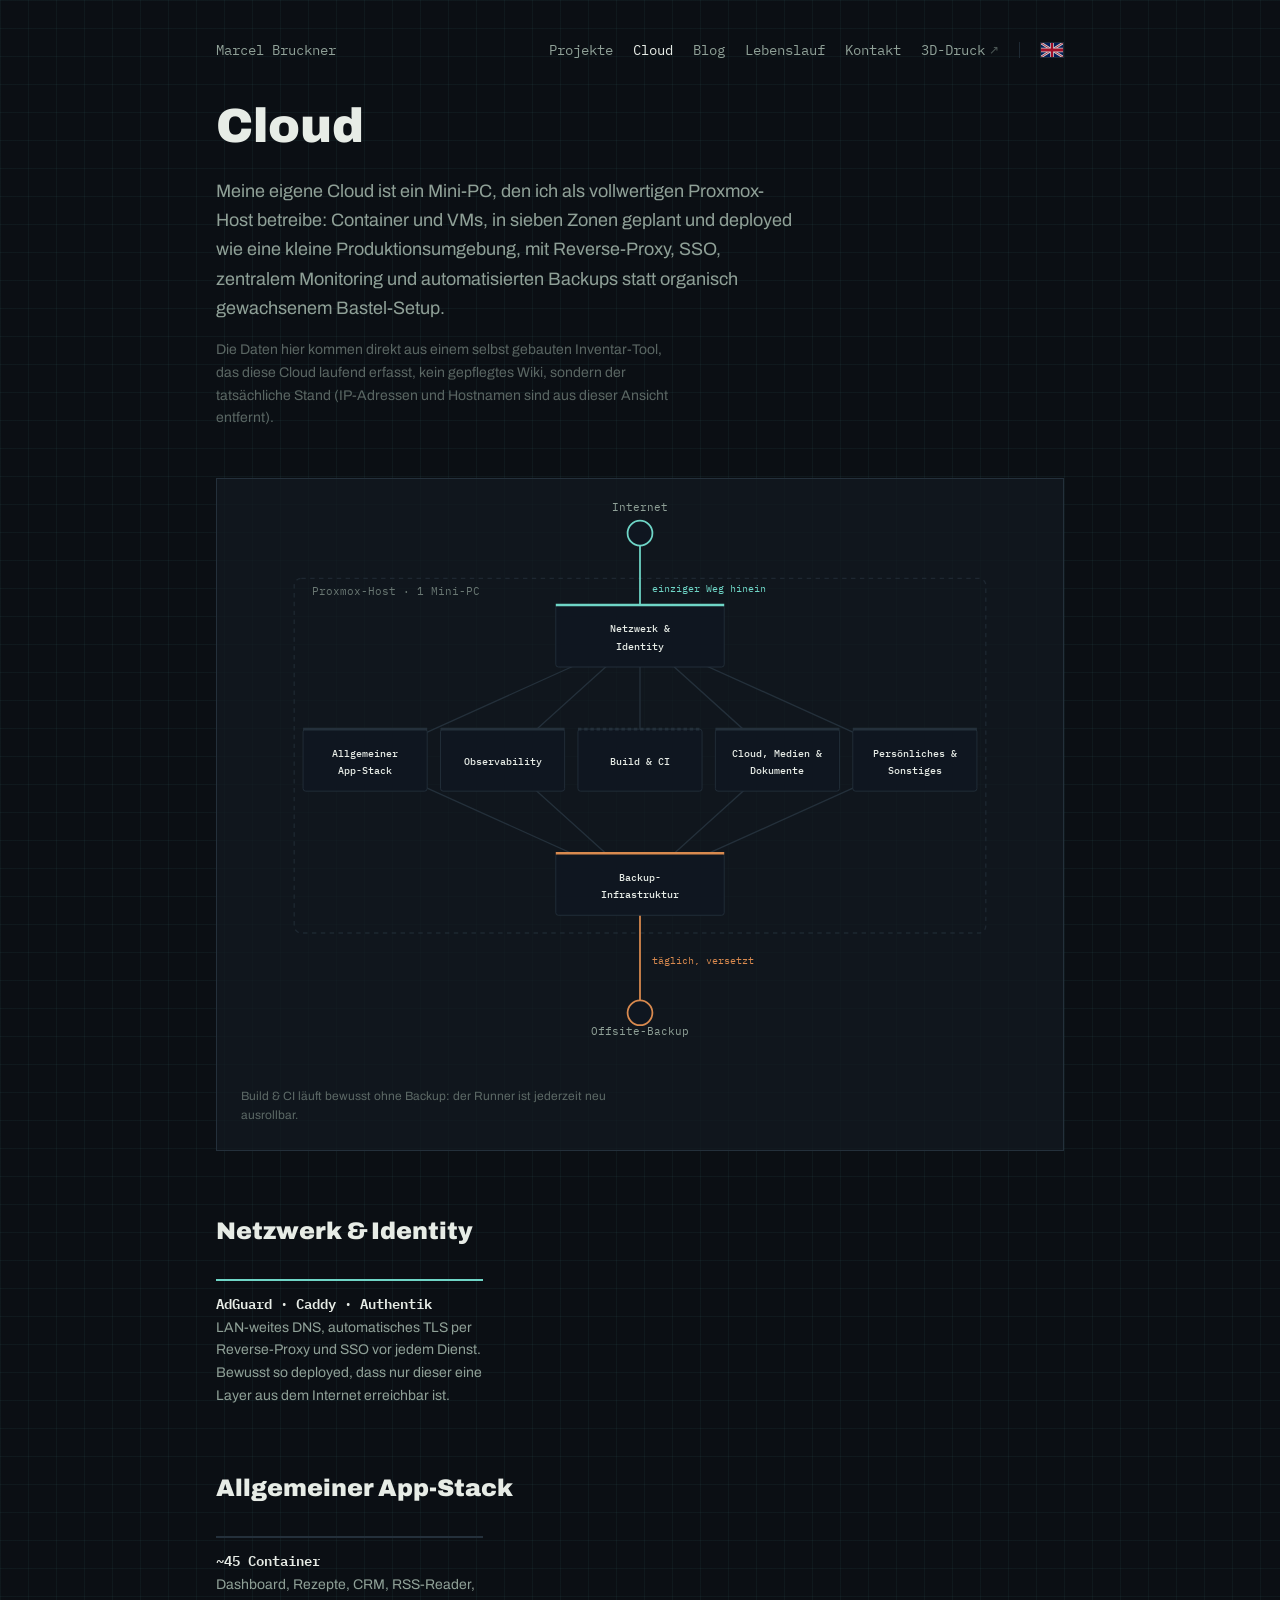
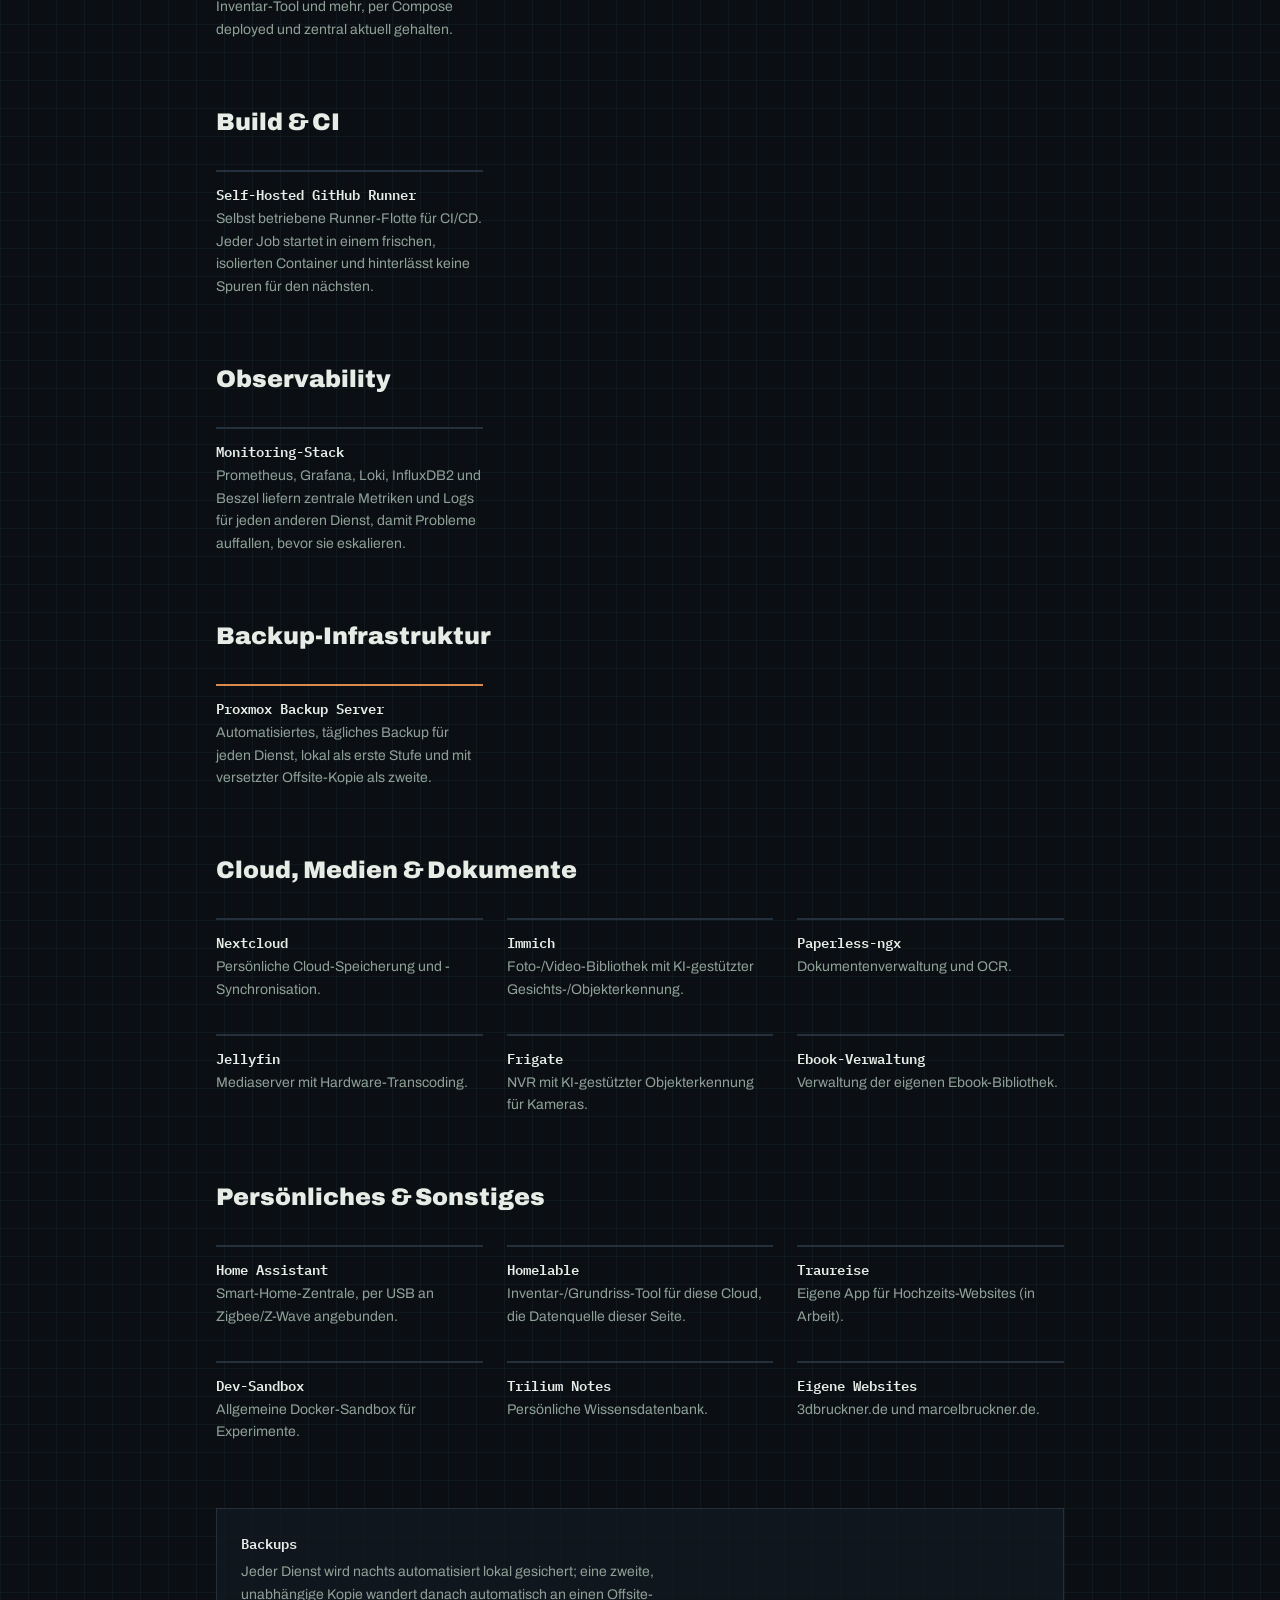
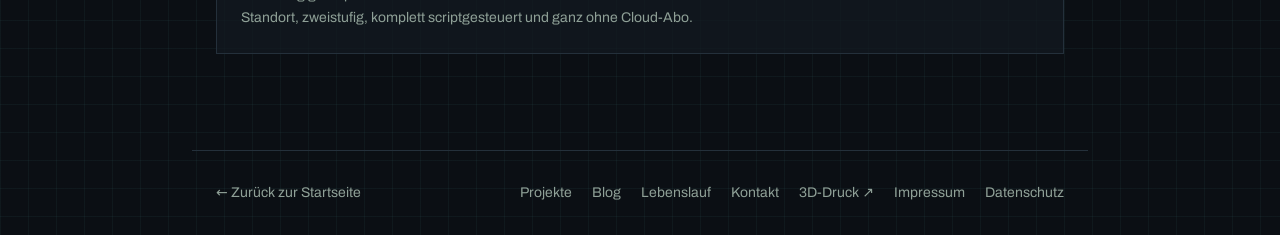
<file: cloud/index.html>
<!DOCTYPE html><html lang="de"><head><meta charset="UTF-8"><meta name="viewport" content="width=device-width, initial-scale=1.0"><meta name="description" content="Die eigene Cloud von Marcel Bruckner: ein Mini-PC als Proxmox-Host mit selbst gehosteten Diensten, Backups, Monitoring und Single Sign-on."><title>Cloud · Marcel Bruckner</title><link rel="icon" href="/favicon.svg" type="image/svg+xml"><link rel="canonical" href="https://marcelbruckner.de/cloud/"><link rel="alternate" type="application/rss+xml" title="Marcel Bruckner · Blog" href="/blog/rss.xml"><link rel="alternate" hreflang="de" href="https://marcelbruckner.de/cloud"><link rel="alternate" hreflang="en" href="https://marcelbruckner.de/en/cloud"><link rel="alternate" hreflang="x-default" href="https://marcelbruckner.de/cloud"><meta property="og:type" content="website"><meta property="og:locale" content="de_DE"><meta property="og:site_name" content="Marcel Bruckner"><meta property="og:url" content="https://marcelbruckner.de/cloud/"><meta property="og:title" content="Cloud · Marcel Bruckner"><meta property="og:description" content="Die eigene Cloud von Marcel Bruckner: ein Mini-PC als Proxmox-Host mit selbst gehosteten Diensten, Backups, Monitoring und Single Sign-on."><meta name="twitter:card" content="summary"><meta name="twitter:title" content="Cloud · Marcel Bruckner"><meta name="twitter:description" content="Die eigene Cloud von Marcel Bruckner: ein Mini-PC als Proxmox-Host mit selbst gehosteten Diensten, Backups, Monitoring und Single Sign-on."><link rel="stylesheet" href="/_astro/BaseLayout.D7RoX8_S.css"><style>.nav-menu[data-astro-cid-nen7h5rs] summary[data-astro-cid-nen7h5rs]::-webkit-details-marker{display:none}.nav-menu[data-astro-cid-nen7h5rs] .icon-close[data-astro-cid-nen7h5rs],.nav-menu[data-astro-cid-nen7h5rs][open] .icon-open[data-astro-cid-nen7h5rs]{display:none}.nav-menu[data-astro-cid-nen7h5rs][open] .icon-close[data-astro-cid-nen7h5rs]{display:block}
</style></head><body class="text-ink min-h-screen flex flex-col"><header class="relative max-w-4xl w-full mx-auto px-6 pt-10 flex items-center justify-between gap-4" data-astro-cid-nen7h5rs><a href="/" class="font-mono text-sm text-ink-soft hover:text-ink transition-colors" data-astro-cid-nen7h5rs>Marcel Bruckner</a><!-- Wide screens: one row of links --><nav class="hidden md:flex items-center gap-x-5 font-mono text-sm" data-astro-cid-nen7h5rs><a href="/projekte" class="text-ink-soft hover:text-ink transition-colors" data-astro-cid-nen7h5rs>Projekte</a><span class="text-ink" aria-current="page" data-astro-cid-nen7h5rs>Cloud</span><a href="/blog" class="text-ink-soft hover:text-ink transition-colors" data-astro-cid-nen7h5rs>Blog</a><a href="/lebenslauf" class="text-ink-soft hover:text-ink transition-colors" data-astro-cid-nen7h5rs>Lebenslauf</a><a href="/kontakt" class="text-ink-soft hover:text-ink transition-colors" data-astro-cid-nen7h5rs>Kontakt</a><a href="https://3dbruckner.de" target="_blank" rel="noopener noreferrer" class="text-ink-soft hover:text-ink transition-colors inline-flex items-center gap-1" data-astro-cid-nen7h5rs>3D-Druck <span class="text-ink-soft/50 text-xs" aria-hidden="true" data-astro-cid-nen7h5rs>↗</span></a><a href="/en/cloud" hreflang="en" lang="en" aria-label="Switch to English" title="English" class="border-l border-line pl-5 flex items-center opacity-80 hover:opacity-100 transition-opacity" data-astro-cid-nen7h5rs><svg viewBox="0 0 60 30" class="w-6 h-4 border border-line" aria-hidden="true" preserveAspectRatio="none" data-astro-cid-nen7h5rs><rect width="60" height="30" fill="#012169" data-astro-cid-nen7h5rs></rect><path d="M0,0 L60,30 M60,0 L0,30" stroke="#fff" stroke-width="6" data-astro-cid-nen7h5rs></path><path d="M0,0 L60,30 M60,0 L0,30" stroke="#c8102e" stroke-width="2" data-astro-cid-nen7h5rs></path><path d="M30,0 V30 M0,15 H60" stroke="#fff" stroke-width="10" data-astro-cid-nen7h5rs></path><path d="M30,0 V30 M0,15 H60" stroke="#c8102e" stroke-width="6" data-astro-cid-nen7h5rs></path></svg></a></nav><!-- Narrow screens: the same links in a dropdown --><details class="nav-menu md:hidden font-mono text-sm" data-astro-cid-nen7h5rs><summary aria-label="Menü" class="list-none cursor-pointer flex items-center justify-center w-10 h-10 -mr-2 text-ink-soft hover:text-ink transition-colors" data-astro-cid-nen7h5rs><svg viewBox="0 0 24 24" class="w-6 h-6 icon-open" fill="none" stroke="currentColor" stroke-width="1.5" stroke-linecap="round" aria-hidden="true" data-astro-cid-nen7h5rs><path d="M4 7h16M4 12h16M4 17h16" data-astro-cid-nen7h5rs></path></svg><svg viewBox="0 0 24 24" class="w-6 h-6 icon-close" fill="none" stroke="currentColor" stroke-width="1.5" stroke-linecap="round" aria-hidden="true" data-astro-cid-nen7h5rs><path d="M6 6l12 12M18 6L6 18" data-astro-cid-nen7h5rs></path></svg></summary><nav class="absolute right-6 top-full mt-2 z-50 min-w-48 flex flex-col bg-panel border border-line shadow-lg py-2" data-astro-cid-nen7h5rs><a href="/projekte" class="px-4 py-2 border-l-2 border-transparent text-ink-soft hover:text-ink hover:bg-panel-soft transition-colors" data-astro-cid-nen7h5rs>Projekte</a><span class="px-4 py-2 text-ink border-l-2 border-copper" aria-current="page" data-astro-cid-nen7h5rs>Cloud</span><a href="/blog" class="px-4 py-2 border-l-2 border-transparent text-ink-soft hover:text-ink hover:bg-panel-soft transition-colors" data-astro-cid-nen7h5rs>Blog</a><a href="/lebenslauf" class="px-4 py-2 border-l-2 border-transparent text-ink-soft hover:text-ink hover:bg-panel-soft transition-colors" data-astro-cid-nen7h5rs>Lebenslauf</a><a href="/kontakt" class="px-4 py-2 border-l-2 border-transparent text-ink-soft hover:text-ink hover:bg-panel-soft transition-colors" data-astro-cid-nen7h5rs>Kontakt</a><a href="https://3dbruckner.de" target="_blank" rel="noopener noreferrer" class="px-4 py-2 border-l-2 border-transparent text-ink-soft hover:text-ink hover:bg-panel-soft transition-colors inline-flex items-center gap-1" data-astro-cid-nen7h5rs>3D-Druck <span class="text-ink-soft/50 text-xs" aria-hidden="true" data-astro-cid-nen7h5rs>↗</span></a><a href="/en/cloud" hreflang="en" lang="en" aria-label="Switch to English" class="mt-2 pt-3 pb-2 px-4 border-t border-l-2 border-l-transparent border-line text-ink-soft hover:text-ink transition-colors" data-astro-cid-nen7h5rs>English</a></nav></details></header><script type="module">for(let e of document.querySelectorAll(`.nav-menu`))document.addEventListener(`click`,t=>{e.open&&!e.contains(t.target)&&(e.open=!1)}),document.addEventListener(`keydown`,t=>{t.key===`Escape`&&e.open&&(e.open=!1,e.querySelector(`summary`)?.focus())});</script><main class="flex-1"><section class="max-w-4xl mx-auto px-6 pt-10 pb-12"><h1 class="text-4xl md:text-5xl font-black leading-[1.1] text-ink mb-6 text-balance">Cloud</h1><p class="text-ink-soft text-lg leading-relaxed max-w-[58ch]">Meine eigene Cloud ist ein Mini-PC, den ich als vollwertigen Proxmox-Host betreibe: Container und VMs, in sieben Zonen geplant und deployed wie eine kleine Produktionsumgebung, mit Reverse-Proxy, SSO, zentralem Monitoring und automatisierten Backups statt organisch gewachsenem Bastel-Setup.</p><p class="text-ink-soft/60 text-sm leading-relaxed max-w-[58ch] mt-4">Die Daten hier kommen direkt aus einem selbst gebauten Inventar-Tool, das diese Cloud laufend erfasst, kein gepflegtes Wiki, sondern der tatsächliche Stand (IP-Adressen und Hostnamen sind aus dieser Ansicht entfernt).</p></section><!-- Zone map: everything on one host, the one inbound path, and the backup flow --><section class="max-w-4xl mx-auto px-6 pb-16"><div class="border border-line bg-panel/70 p-4 sm:p-6"><svg viewBox="0 0 900 640" class="w-full h-auto" role="img" aria-label="Diagramm: Alle sieben Zonen laufen auf einem Proxmox-Host. Nur Netzwerk &amp; Identity hat einen eingehenden Pfad aus dem Internet. Von dort fließt es durch die Zonen; fünf der sieben sichern nachts in die Backup-Infrastruktur, die täglich eine Kopie offsite ablegt. Build &amp; CI läuft bewusst ohne Backup."><rect x="60" y="85" width="780" height="400" rx="8" fill="none" stroke="var(--color-line)" stroke-width="1.5" stroke-dasharray="5 5" opacity="0.7"></rect><text x="80" y="104" font-family="var(--font-mono)" font-size="12" fill="var(--color-ink-soft)" opacity="0.7">Proxmox-Host · 1 Mini-PC</text><g fill="none" stroke-linecap="round"><path d="M450,34 L450,115" stroke="var(--color-signal)" stroke-width="2" class="edge-line" style="--edge-length: 81; --edge-delay: 0.1s"></path><!-- Netzwerk & Identity provides LAN-DNS/reverse-proxy/SSO to every zone --><path d="M450,150 L140,290" stroke="var(--color-line)" stroke-width="1.5" class="edge-line" style="--edge-length: 340; --edge-delay: 0.15s"></path><path d="M450,150 L295,290" stroke="var(--color-line)" stroke-width="1.5" class="edge-line" style="--edge-length: 209; --edge-delay: 0.2s"></path><path d="M450,150 L450,290" stroke="var(--color-line)" stroke-width="1.5" class="edge-line" style="--edge-length: 140; --edge-delay: 0.25s"></path><path d="M450,150 L605,290" stroke="var(--color-line)" stroke-width="1.5" class="edge-line" style="--edge-length: 209; --edge-delay: 0.3s"></path><path d="M450,150 L760,290" stroke="var(--color-line)" stroke-width="1.5" class="edge-line" style="--edge-length: 340; --edge-delay: 0.35s"></path><!-- nightly backup, every zone except Build & CI --><path d="M140,290 L450,430" stroke="var(--color-line)" stroke-width="1.5" class="edge-line" style="--edge-length: 340; --edge-delay: 0.5s"></path><path d="M295,290 L450,430" stroke="var(--color-line)" stroke-width="1.5" class="edge-line" style="--edge-length: 209; --edge-delay: 0.55s"></path><path d="M605,290 L450,430" stroke="var(--color-line)" stroke-width="1.5" class="edge-line" style="--edge-length: 209; --edge-delay: 0.6s"></path><path d="M760,290 L450,430" stroke="var(--color-line)" stroke-width="1.5" class="edge-line" style="--edge-length: 340; --edge-delay: 0.65s"></path><path d="M450,465 L450,561" stroke="var(--color-copper)" stroke-width="2" class="edge-line" style="--edge-length: 96; --edge-delay: 0.8s"></path></g><text x="463" y="100" font-family="var(--font-mono)" font-size="11" fill="var(--color-signal)">einziger Weg hinein</text><text x="463" y="520" font-family="var(--font-mono)" font-size="11" fill="var(--color-copper)">täglich, versetzt</text><circle cx="450" cy="34" r="14" fill="var(--color-panel-soft)" stroke="var(--color-signal)" stroke-width="2"></circle><text x="450" y="9" text-anchor="middle" font-family="var(--font-mono)" font-size="12" fill="var(--color-ink-soft)">Internet</text><circle cx="450" cy="575" r="14" fill="var(--color-panel-soft)" stroke="var(--color-copper)" stroke-width="2"></circle><text x="450" y="600" text-anchor="middle" font-family="var(--font-mono)" font-size="12" fill="var(--color-ink-soft)">Offsite-Backup</text><g><rect x="355" y="115" width="190" height="70" rx="3" fill="var(--color-panel-soft)" stroke="var(--color-line)" stroke-width="1"></rect><line x1="355" y1="115" x2="545" y2="115" stroke="var(--color-signal)" stroke-width="3"></line><text x="450" text-anchor="middle" font-family="var(--font-mono)" font-size="11" font-weight="500" fill="var(--color-ink)"><tspan x="450" y="146">Netzwerk &amp;</tspan><tspan x="450" y="166">Identity</tspan></text></g><g><rect x="70" y="255" width="140" height="70" rx="3" fill="var(--color-panel-soft)" stroke="var(--color-line)" stroke-width="1"></rect><line x1="70" y1="255" x2="210" y2="255" stroke="var(--color-line)" stroke-width="3"></line><text x="140" text-anchor="middle" font-family="var(--font-mono)" font-size="11" font-weight="500" fill="var(--color-ink)"><tspan x="140" y="286">Allgemeiner</tspan><tspan x="140" y="306">App-Stack</tspan></text></g><g><rect x="225" y="255" width="140" height="70" rx="3" fill="var(--color-panel-soft)" stroke="var(--color-line)" stroke-width="1"></rect><line x1="225" y1="255" x2="365" y2="255" stroke="var(--color-line)" stroke-width="3"></line><text x="295" text-anchor="middle" font-family="var(--font-mono)" font-size="11" font-weight="500" fill="var(--color-ink)"><tspan x="295" y="295">Observability</tspan></text></g><g><rect x="380" y="255" width="140" height="70" rx="3" fill="var(--color-panel-soft)" stroke="var(--color-line)" stroke-width="1"></rect><line x1="380" y1="255" x2="520" y2="255" stroke="var(--color-line)" stroke-width="3" stroke-dasharray="4 3"></line><text x="450" text-anchor="middle" font-family="var(--font-mono)" font-size="11" font-weight="500" fill="var(--color-ink)"><tspan x="450" y="295">Build &amp; CI</tspan></text></g><g><rect x="535" y="255" width="140" height="70" rx="3" fill="var(--color-panel-soft)" stroke="var(--color-line)" stroke-width="1"></rect><line x1="535" y1="255" x2="675" y2="255" stroke="var(--color-line)" stroke-width="3"></line><text x="605" text-anchor="middle" font-family="var(--font-mono)" font-size="11" font-weight="500" fill="var(--color-ink)"><tspan x="605" y="286">Cloud, Medien &amp;</tspan><tspan x="605" y="306">Dokumente</tspan></text></g><g><rect x="690" y="255" width="140" height="70" rx="3" fill="var(--color-panel-soft)" stroke="var(--color-line)" stroke-width="1"></rect><line x1="690" y1="255" x2="830" y2="255" stroke="var(--color-line)" stroke-width="3"></line><text x="760" text-anchor="middle" font-family="var(--font-mono)" font-size="11" font-weight="500" fill="var(--color-ink)"><tspan x="760" y="286">Persönliches &amp;</tspan><tspan x="760" y="306">Sonstiges</tspan></text></g><g><rect x="355" y="395" width="190" height="70" rx="3" fill="var(--color-panel-soft)" stroke="var(--color-line)" stroke-width="1"></rect><line x1="355" y1="395" x2="545" y2="395" stroke="var(--color-copper)" stroke-width="3"></line><text x="450" text-anchor="middle" font-family="var(--font-mono)" font-size="11" font-weight="500" fill="var(--color-ink)"><tspan x="450" y="426">Backup-</tspan><tspan x="450" y="446">Infrastruktur</tspan></text></g></svg><p class="text-ink-soft/60 text-xs leading-relaxed mt-4 max-w-[60ch]">Build &amp; CI läuft bewusst ohne Backup: der Runner ist jederzeit neu ausrollbar.</p></div></section><section class="max-w-4xl mx-auto px-6 pb-16"><h2 class="text-2xl font-black mb-8 text-ink">Netzwerk &amp; Identity</h2><div class="grid sm:grid-cols-2 lg:grid-cols-3 gap-x-6 gap-y-8"><div class="border-t-2 pt-3 border-signal"><h3 class="font-mono text-sm font-semibold text-ink mb-1">AdGuard · Caddy · Authentik</h3><p class="text-ink-soft text-sm leading-relaxed">LAN-weites DNS, automatisches TLS per Reverse-Proxy und SSO vor jedem Dienst. Bewusst so deployed, dass nur dieser eine Layer aus dem Internet erreichbar ist.</p></div></div></section><section class="max-w-4xl mx-auto px-6 pb-16"><h2 class="text-2xl font-black mb-8 text-ink">Allgemeiner App-Stack</h2><div class="grid sm:grid-cols-2 lg:grid-cols-3 gap-x-6 gap-y-8"><div class="border-t-2 pt-3 border-line"><h3 class="font-mono text-sm font-semibold text-ink mb-1">~45 Container</h3><p class="text-ink-soft text-sm leading-relaxed">Dashboard, Rezepte, CRM, RSS-Reader, Inventar-Tool und mehr, per Compose deployed und zentral aktuell gehalten.</p></div></div></section><section class="max-w-4xl mx-auto px-6 pb-16"><h2 class="text-2xl font-black mb-8 text-ink">Build &amp; CI</h2><div class="grid sm:grid-cols-2 lg:grid-cols-3 gap-x-6 gap-y-8"><div class="border-t-2 pt-3 border-line"><h3 class="font-mono text-sm font-semibold text-ink mb-1">Self-Hosted GitHub Runner</h3><p class="text-ink-soft text-sm leading-relaxed">Selbst betriebene Runner-Flotte für CI/CD. Jeder Job startet in einem frischen, isolierten Container und hinterlässt keine Spuren für den nächsten.</p></div></div></section><section class="max-w-4xl mx-auto px-6 pb-16"><h2 class="text-2xl font-black mb-8 text-ink">Observability</h2><div class="grid sm:grid-cols-2 lg:grid-cols-3 gap-x-6 gap-y-8"><div class="border-t-2 pt-3 border-line"><h3 class="font-mono text-sm font-semibold text-ink mb-1">Monitoring-Stack</h3><p class="text-ink-soft text-sm leading-relaxed">Prometheus, Grafana, Loki, InfluxDB2 und Beszel liefern zentrale Metriken und Logs für jeden anderen Dienst, damit Probleme auffallen, bevor sie eskalieren.</p></div></div></section><section class="max-w-4xl mx-auto px-6 pb-16"><h2 class="text-2xl font-black mb-8 text-ink">Backup-Infrastruktur</h2><div class="grid sm:grid-cols-2 lg:grid-cols-3 gap-x-6 gap-y-8"><div class="border-t-2 pt-3 border-copper"><h3 class="font-mono text-sm font-semibold text-ink mb-1">Proxmox Backup Server</h3><p class="text-ink-soft text-sm leading-relaxed">Automatisiertes, tägliches Backup für jeden Dienst, lokal als erste Stufe und mit versetzter Offsite-Kopie als zweite.</p></div></div></section><section class="max-w-4xl mx-auto px-6 pb-16"><h2 class="text-2xl font-black mb-8 text-ink">Cloud, Medien &amp; Dokumente</h2><div class="grid sm:grid-cols-2 lg:grid-cols-3 gap-x-6 gap-y-8"><div class="border-t-2 pt-3 border-line"><h3 class="font-mono text-sm font-semibold text-ink mb-1">Nextcloud</h3><p class="text-ink-soft text-sm leading-relaxed">Persönliche Cloud-Speicherung und -Synchronisation.</p></div><div class="border-t-2 pt-3 border-line"><h3 class="font-mono text-sm font-semibold text-ink mb-1">Immich</h3><p class="text-ink-soft text-sm leading-relaxed">Foto-/Video-Bibliothek mit KI-gestützter Gesichts-/Objekterkennung.</p></div><div class="border-t-2 pt-3 border-line"><h3 class="font-mono text-sm font-semibold text-ink mb-1">Paperless-ngx</h3><p class="text-ink-soft text-sm leading-relaxed">Dokumentenverwaltung und OCR.</p></div><div class="border-t-2 pt-3 border-line"><h3 class="font-mono text-sm font-semibold text-ink mb-1">Jellyfin</h3><p class="text-ink-soft text-sm leading-relaxed">Mediaserver mit Hardware-Transcoding.</p></div><div class="border-t-2 pt-3 border-line"><h3 class="font-mono text-sm font-semibold text-ink mb-1">Frigate</h3><p class="text-ink-soft text-sm leading-relaxed">NVR mit KI-gestützter Objekterkennung für Kameras.</p></div><div class="border-t-2 pt-3 border-line"><h3 class="font-mono text-sm font-semibold text-ink mb-1">Ebook-Verwaltung</h3><p class="text-ink-soft text-sm leading-relaxed">Verwaltung der eigenen Ebook-Bibliothek.</p></div></div></section><section class="max-w-4xl mx-auto px-6 pb-16"><h2 class="text-2xl font-black mb-8 text-ink">Persönliches &amp; Sonstiges</h2><div class="grid sm:grid-cols-2 lg:grid-cols-3 gap-x-6 gap-y-8"><div class="border-t-2 pt-3 border-line"><h3 class="font-mono text-sm font-semibold text-ink mb-1">Home Assistant</h3><p class="text-ink-soft text-sm leading-relaxed">Smart-Home-Zentrale, per USB an Zigbee/Z-Wave angebunden.</p></div><div class="border-t-2 pt-3 border-line"><h3 class="font-mono text-sm font-semibold text-ink mb-1">Homelable</h3><p class="text-ink-soft text-sm leading-relaxed">Inventar-/Grundriss-Tool für diese Cloud, die Datenquelle dieser Seite.</p></div><div class="border-t-2 pt-3 border-line"><h3 class="font-mono text-sm font-semibold text-ink mb-1">Traureise</h3><p class="text-ink-soft text-sm leading-relaxed">Eigene App für Hochzeits-Websites (in Arbeit).</p></div><div class="border-t-2 pt-3 border-line"><h3 class="font-mono text-sm font-semibold text-ink mb-1">Dev-Sandbox</h3><p class="text-ink-soft text-sm leading-relaxed">Allgemeine Docker-Sandbox für Experimente.</p></div><div class="border-t-2 pt-3 border-line"><h3 class="font-mono text-sm font-semibold text-ink mb-1">Trilium Notes</h3><p class="text-ink-soft text-sm leading-relaxed">Persönliche Wissensdatenbank.</p></div><div class="border-t-2 pt-3 border-line"><h3 class="font-mono text-sm font-semibold text-ink mb-1">Eigene Websites</h3><p class="text-ink-soft text-sm leading-relaxed">3dbruckner.de und marcelbruckner.de.</p></div></div></section><section class="max-w-4xl mx-auto px-6 pb-24"><div class="border border-line bg-panel/70 p-6"><h2 class="font-mono text-sm font-semibold text-ink mb-2">Backups</h2><p class="text-ink-soft text-sm leading-relaxed max-w-[58ch]">Jeder Dienst wird nachts automatisiert lokal gesichert; eine zweite, unabhängige Kopie wandert danach automatisch an einen Offsite-Standort, zweistufig, komplett scriptgesteuert und ganz ohne Cloud-Abo.</p></div></section></main><footer class="max-w-4xl w-full mx-auto px-6 py-8 border-t border-line flex flex-col sm:flex-row sm:items-center justify-between gap-3"><a href="/" class="text-ink-soft text-sm hover:text-ink transition-colors">← Zurück zur Startseite</a><div class="flex flex-wrap gap-x-5 gap-y-2 text-sm"><a href="/projekte" class="text-ink-soft hover:text-ink transition-colors">Projekte</a><a href="/blog" class="text-ink-soft hover:text-ink transition-colors">Blog</a><a href="/lebenslauf" class="text-ink-soft hover:text-ink transition-colors">Lebenslauf</a><a href="/kontakt" class="text-ink-soft hover:text-ink transition-colors">Kontakt</a><a href="https://3dbruckner.de" target="_blank" rel="noopener noreferrer" class="text-ink-soft hover:text-ink transition-colors">3D-Druck ↗</a><a href="/impressum" class="text-ink-soft hover:text-ink transition-colors">Impressum</a><a href="/datenschutz" class="text-ink-soft hover:text-ink transition-colors">Datenschutz</a></div></footer></body></html>
</file>
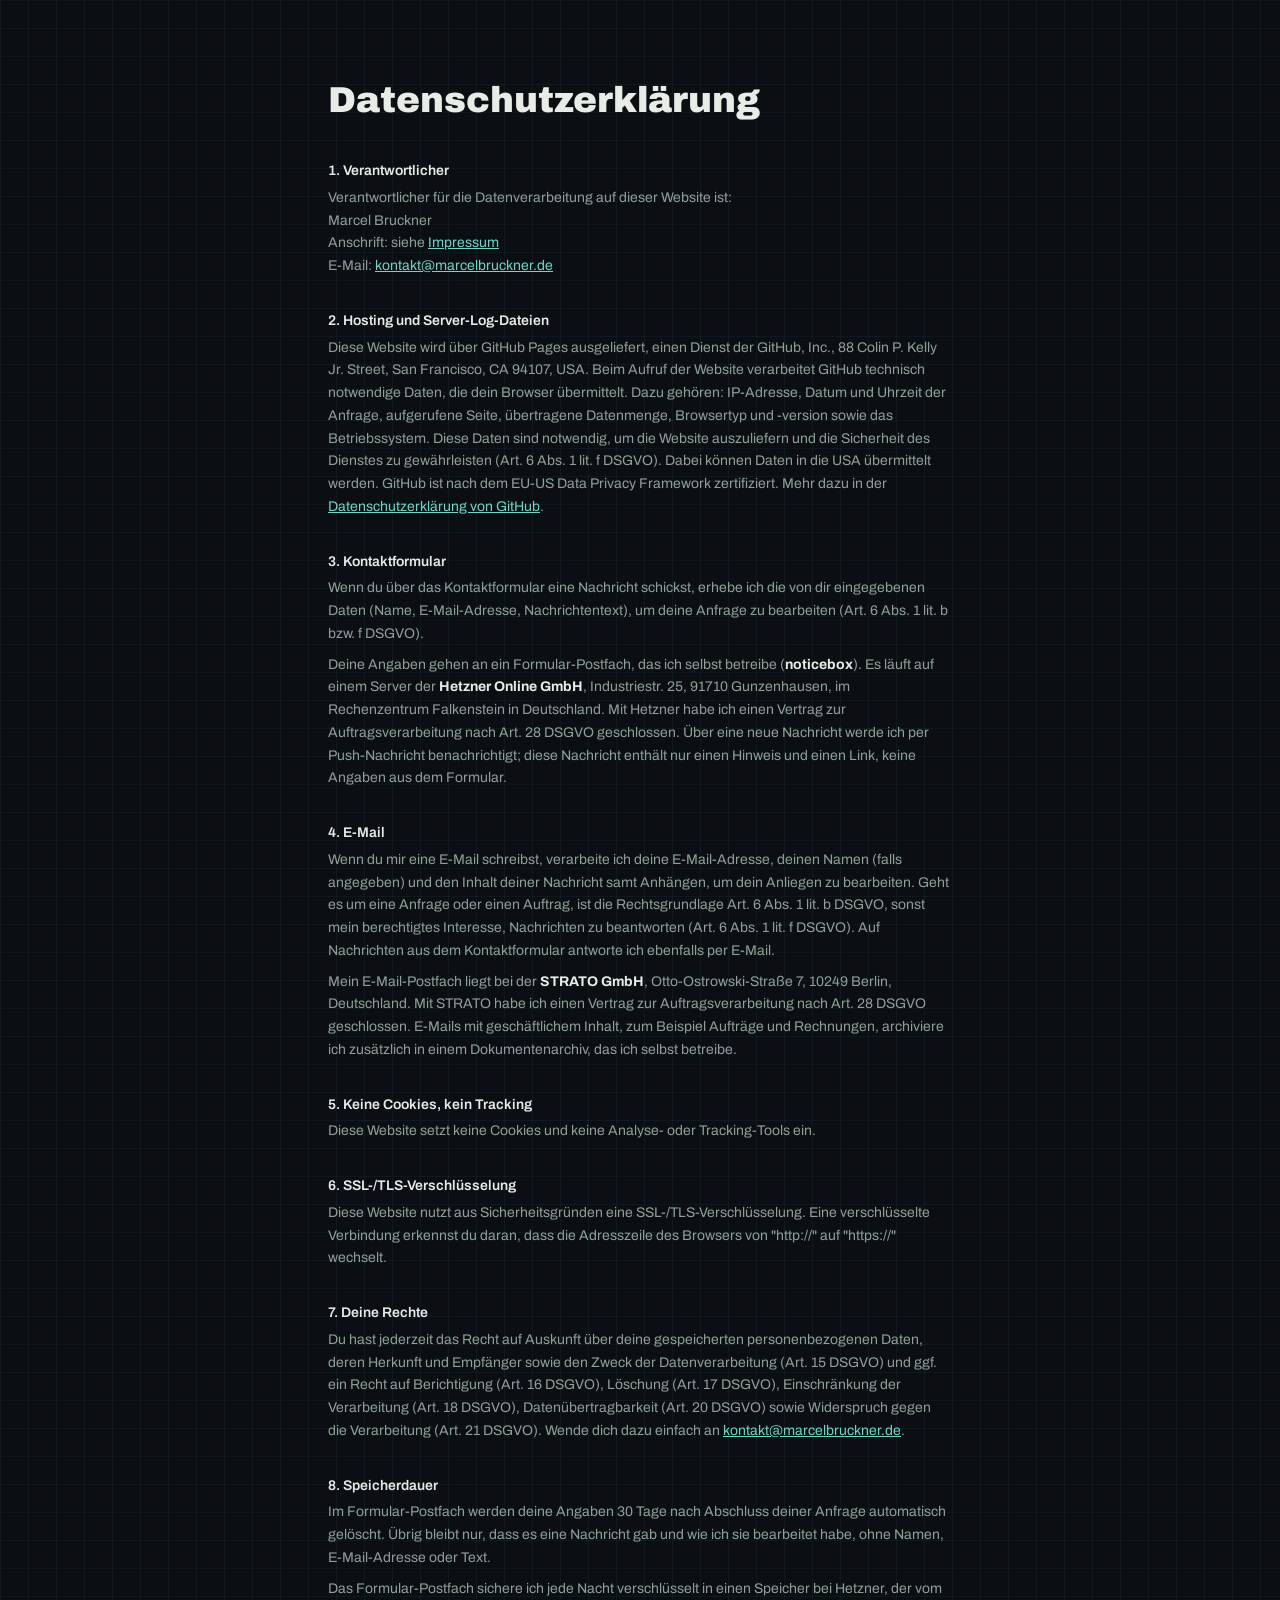
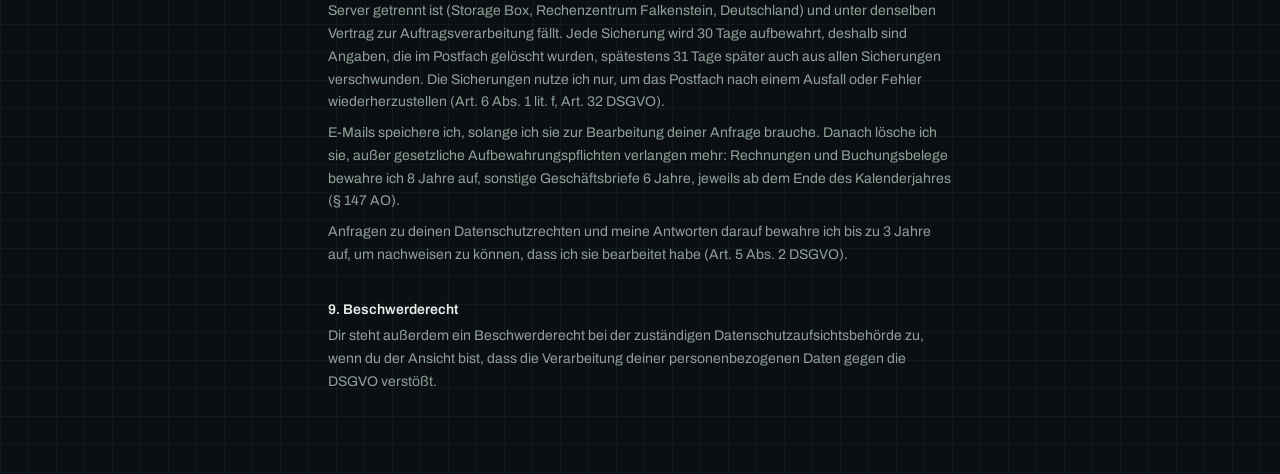
<file: datenschutz/index.html>
<!DOCTYPE html><html lang="de"><head><meta charset="UTF-8"><meta name="viewport" content="width=device-width, initial-scale=1.0"><meta name="description" content="Datenschutzerklärung von Marcel Bruckner"><title>Datenschutzerklärung · Marcel Bruckner</title><link rel="icon" href="/favicon.svg" type="image/svg+xml"><link rel="canonical" href="https://marcelbruckner.de/datenschutz/"><link rel="alternate" type="application/rss+xml" title="Marcel Bruckner · Blog" href="/blog/rss.xml"><meta property="og:type" content="website"><meta property="og:locale" content="de_DE"><meta property="og:site_name" content="Marcel Bruckner"><meta property="og:url" content="https://marcelbruckner.de/datenschutz/"><meta property="og:title" content="Datenschutzerklärung · Marcel Bruckner"><meta property="og:description" content="Datenschutzerklärung von Marcel Bruckner"><meta name="twitter:card" content="summary"><meta name="twitter:title" content="Datenschutzerklärung · Marcel Bruckner"><meta name="twitter:description" content="Datenschutzerklärung von Marcel Bruckner"><link rel="stylesheet" href="/_astro/BaseLayout.D7RoX8_S.css"></head><body class="text-ink min-h-screen flex flex-col"><section class="max-w-2xl mx-auto px-6 py-20"><h1 class="text-4xl font-black mb-10 break-words">Datenschutzerklärung</h1><div class="flex flex-col gap-8 text-ink-soft leading-relaxed text-sm"><div><h2 class="text-ink font-semibold mb-1">1. Verantwortlicher</h2><p>Verantwortlicher für die Datenverarbeitung auf dieser Website ist:<br>Marcel Bruckner<br>Anschrift: siehe <a href="/impressum" class="text-signal hover:text-ink underline">Impressum</a><br>E-Mail: <a href="mailto:kontakt@marcelbruckner.de" class="text-signal hover:text-ink underline">kontakt@marcelbruckner.de</a></p></div><div><h2 class="text-ink font-semibold mb-1">2. Hosting und Server-Log-Dateien</h2><p>Diese Website wird über GitHub Pages ausgeliefert, einen Dienst der GitHub, Inc., 88 Colin P. Kelly Jr. Street, San Francisco, CA 94107, USA. Beim Aufruf der Website verarbeitet GitHub technisch notwendige Daten, die dein Browser übermittelt. Dazu gehören: IP-Adresse, Datum und Uhrzeit der Anfrage, aufgerufene Seite, übertragene Datenmenge, Browsertyp und -version sowie das Betriebssystem. Diese Daten sind notwendig, um die Website auszuliefern und die Sicherheit des Dienstes zu gewährleisten (Art. 6 Abs. 1 lit. f DSGVO). Dabei können Daten in die USA übermittelt werden. GitHub ist nach dem EU-US Data Privacy Framework zertifiziert. Mehr dazu in der <a href="https://docs.github.com/de/site-policy/privacy-policies/github-general-privacy-statement" target="_blank" rel="noopener noreferrer" class="text-signal hover:text-ink underline">Datenschutzerklärung von GitHub</a>.</p></div><div><h2 class="text-ink font-semibold mb-1">3. Kontaktformular</h2><p>Wenn du über das Kontaktformular eine Nachricht schickst, erhebe ich die von dir eingegebenen Daten (Name, E-Mail-Adresse, Nachrichtentext), um deine Anfrage zu bearbeiten (Art. 6 Abs. 1 lit. b bzw. f DSGVO).</p><p class="mt-2">Deine Angaben gehen an ein Formular-Postfach, das ich selbst betreibe (<strong class="text-ink">noticebox</strong>). Es läuft auf einem Server der <strong class="text-ink">Hetzner Online GmbH</strong>, Industriestr. 25, 91710 Gunzenhausen, im Rechenzentrum Falkenstein in Deutschland. Mit Hetzner habe ich einen Vertrag zur Auftragsverarbeitung nach Art. 28 DSGVO geschlossen. Über eine neue Nachricht werde ich per Push-Nachricht benachrichtigt; diese Nachricht enthält nur einen Hinweis und einen Link, keine Angaben aus dem Formular.</p></div><div><h2 class="text-ink font-semibold mb-1">4. E-Mail</h2><p>Wenn du mir eine E-Mail schreibst, verarbeite ich deine E-Mail-Adresse, deinen Namen (falls angegeben) und den Inhalt deiner Nachricht samt Anhängen, um dein Anliegen zu bearbeiten. Geht es um eine Anfrage oder einen Auftrag, ist die Rechtsgrundlage Art. 6 Abs. 1 lit. b DSGVO, sonst mein berechtigtes Interesse, Nachrichten zu beantworten (Art. 6 Abs. 1 lit. f DSGVO). Auf Nachrichten aus dem Kontaktformular antworte ich ebenfalls per E-Mail.</p><p class="mt-2">Mein E-Mail-Postfach liegt bei der <strong class="text-ink">STRATO GmbH</strong>, Otto-Ostrowski-Straße 7, 10249 Berlin, Deutschland. Mit STRATO habe ich einen Vertrag zur Auftragsverarbeitung nach Art. 28 DSGVO geschlossen. E-Mails mit geschäftlichem Inhalt, zum Beispiel Aufträge und Rechnungen, archiviere ich zusätzlich in einem Dokumentenarchiv, das ich selbst betreibe.</p></div><div><h2 class="text-ink font-semibold mb-1">5. Keine Cookies, kein Tracking</h2><p>Diese Website setzt keine Cookies und keine Analyse- oder Tracking-Tools ein.</p></div><div><h2 class="text-ink font-semibold mb-1">6. SSL-/TLS-Verschlüsselung</h2><p>Diese Website nutzt aus Sicherheitsgründen eine SSL-/TLS-Verschlüsselung. Eine verschlüsselte Verbindung erkennst du daran, dass die Adresszeile des Browsers von "http://" auf "https://" wechselt.</p></div><div><h2 class="text-ink font-semibold mb-1">7. Deine Rechte</h2><p>Du hast jederzeit das Recht auf Auskunft über deine gespeicherten personenbezogenen Daten, deren Herkunft und Empfänger sowie den Zweck der Datenverarbeitung (Art. 15 DSGVO) und ggf. ein Recht auf Berichtigung (Art. 16 DSGVO), Löschung (Art. 17 DSGVO), Einschränkung der Verarbeitung (Art. 18 DSGVO), Datenübertragbarkeit (Art. 20 DSGVO) sowie Widerspruch gegen die Verarbeitung (Art. 21 DSGVO). Wende dich dazu einfach an <a href="mailto:kontakt@marcelbruckner.de" class="text-signal hover:text-ink underline">kontakt@marcelbruckner.de</a>.</p></div><div><h2 class="text-ink font-semibold mb-1">8. Speicherdauer</h2><p>Im Formular-Postfach werden deine Angaben 30 Tage nach Abschluss deiner Anfrage automatisch gelöscht. Übrig bleibt nur, dass es eine Nachricht gab und wie ich sie bearbeitet habe, ohne Namen, E-Mail-Adresse oder Text.</p><p class="mt-2">Das Formular-Postfach sichere ich jede Nacht verschlüsselt in einen Speicher bei Hetzner, der vom Server getrennt ist (Storage Box, Rechenzentrum Falkenstein, Deutschland) und unter denselben Vertrag zur Auftragsverarbeitung fällt. Jede Sicherung wird 30 Tage aufbewahrt, deshalb sind Angaben, die im Postfach gelöscht wurden, spätestens 31 Tage später auch aus allen Sicherungen verschwunden. Die Sicherungen nutze ich nur, um das Postfach nach einem Ausfall oder Fehler wiederherzustellen (Art. 6 Abs. 1 lit. f, Art. 32 DSGVO).</p><p class="mt-2">E-Mails speichere ich, solange ich sie zur Bearbeitung deiner Anfrage brauche. Danach lösche ich sie, außer gesetzliche Aufbewahrungspflichten verlangen mehr: Rechnungen und Buchungsbelege bewahre ich 8 Jahre auf, sonstige Geschäftsbriefe 6 Jahre, jeweils ab dem Ende des Kalenderjahres (§ 147 AO).</p><p class="mt-2">Anfragen zu deinen Datenschutzrechten und meine Antworten darauf bewahre ich bis zu 3 Jahre auf, um nachweisen zu können, dass ich sie bearbeitet habe (Art. 5 Abs. 2 DSGVO).</p></div><div><h2 class="text-ink font-semibold mb-1">9. Beschwerderecht</h2><p>Dir steht außerdem ein Beschwerderecht bei der zuständigen Datenschutzaufsichtsbehörde zu, wenn du der Ansicht bist, dass die Verarbeitung deiner personenbezogenen Daten gegen die DSGVO verstößt.</p></div></div></section></body></html>
</file>
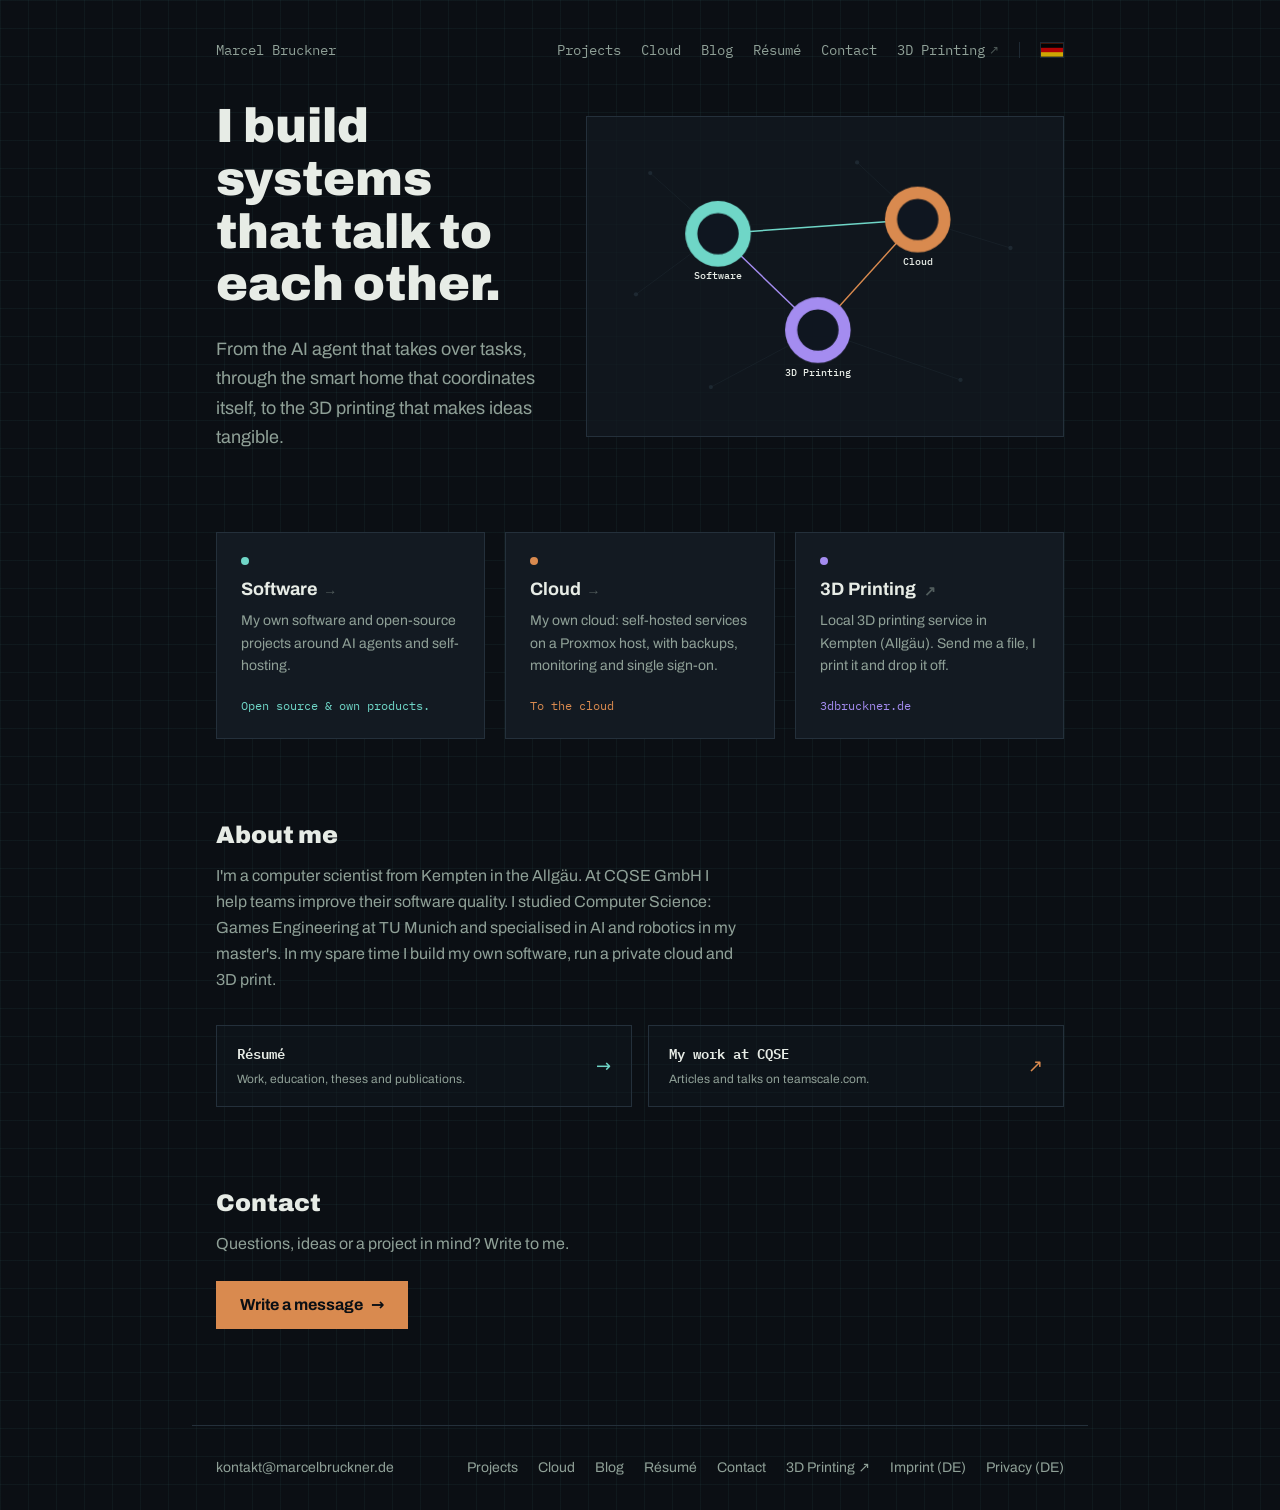
<file: en/index.html>
<!DOCTYPE html><html lang="en"><head><meta charset="UTF-8"><meta name="viewport" content="width=device-width, initial-scale=1.0"><meta name="description" content="Marcel Bruckner: own software, cloud, 3D printing."><title>Home · Marcel Bruckner</title><link rel="icon" href="/favicon.svg" type="image/svg+xml"><link rel="canonical" href="https://marcelbruckner.de/en/"><link rel="alternate" type="application/rss+xml" title="Marcel Bruckner · Blog" href="/blog/rss.xml"><link rel="alternate" hreflang="de" href="https://marcelbruckner.de/"><link rel="alternate" hreflang="en" href="https://marcelbruckner.de/en/"><link rel="alternate" hreflang="x-default" href="https://marcelbruckner.de/"><meta property="og:type" content="website"><meta property="og:locale" content="en_US"><meta property="og:site_name" content="Marcel Bruckner"><meta property="og:url" content="https://marcelbruckner.de/en/"><meta property="og:title" content="Home · Marcel Bruckner"><meta property="og:description" content="Marcel Bruckner: own software, cloud, 3D printing."><meta name="twitter:card" content="summary"><meta name="twitter:title" content="Home · Marcel Bruckner"><meta name="twitter:description" content="Marcel Bruckner: own software, cloud, 3D printing."><link rel="stylesheet" href="/_astro/BaseLayout.D7RoX8_S.css"><style>.nav-menu[data-astro-cid-nen7h5rs] summary[data-astro-cid-nen7h5rs]::-webkit-details-marker{display:none}.nav-menu[data-astro-cid-nen7h5rs] .icon-close[data-astro-cid-nen7h5rs],.nav-menu[data-astro-cid-nen7h5rs][open] .icon-open[data-astro-cid-nen7h5rs]{display:none}.nav-menu[data-astro-cid-nen7h5rs][open] .icon-close[data-astro-cid-nen7h5rs]{display:block}
</style></head><body class="text-ink min-h-screen flex flex-col"><header class="relative max-w-4xl w-full mx-auto px-6 pt-10 flex items-center justify-between gap-4" data-astro-cid-nen7h5rs><a href="/en/" class="font-mono text-sm text-ink-soft hover:text-ink transition-colors" data-astro-cid-nen7h5rs>Marcel Bruckner</a><!-- Wide screens: one row of links --><nav class="hidden md:flex items-center gap-x-5 font-mono text-sm" data-astro-cid-nen7h5rs><a href="/en/projects" class="text-ink-soft hover:text-ink transition-colors" data-astro-cid-nen7h5rs>Projects</a><a href="/en/cloud" class="text-ink-soft hover:text-ink transition-colors" data-astro-cid-nen7h5rs>Cloud</a><a href="/en/blog" class="text-ink-soft hover:text-ink transition-colors" data-astro-cid-nen7h5rs>Blog</a><a href="/en/resume" class="text-ink-soft hover:text-ink transition-colors" data-astro-cid-nen7h5rs>Résumé</a><a href="/en/contact" class="text-ink-soft hover:text-ink transition-colors" data-astro-cid-nen7h5rs>Contact</a><a href="https://3dbruckner.de" target="_blank" rel="noopener noreferrer" class="text-ink-soft hover:text-ink transition-colors inline-flex items-center gap-1" data-astro-cid-nen7h5rs>3D Printing <span class="text-ink-soft/50 text-xs" aria-hidden="true" data-astro-cid-nen7h5rs>↗</span></a><a href="/" hreflang="de" lang="de" aria-label="Auf Deutsch wechseln" title="Deutsch" class="border-l border-line pl-5 flex items-center opacity-80 hover:opacity-100 transition-opacity" data-astro-cid-nen7h5rs><svg viewBox="0 0 5 3" class="w-6 h-4 border border-line" aria-hidden="true" data-astro-cid-nen7h5rs><rect width="5" height="3" fill="#ffce00" data-astro-cid-nen7h5rs></rect><rect width="5" height="2" fill="#dd0000" data-astro-cid-nen7h5rs></rect><rect width="5" height="1" fill="#000" data-astro-cid-nen7h5rs></rect></svg></a></nav><!-- Narrow screens: the same links in a dropdown --><details class="nav-menu md:hidden font-mono text-sm" data-astro-cid-nen7h5rs><summary aria-label="Menu" class="list-none cursor-pointer flex items-center justify-center w-10 h-10 -mr-2 text-ink-soft hover:text-ink transition-colors" data-astro-cid-nen7h5rs><svg viewBox="0 0 24 24" class="w-6 h-6 icon-open" fill="none" stroke="currentColor" stroke-width="1.5" stroke-linecap="round" aria-hidden="true" data-astro-cid-nen7h5rs><path d="M4 7h16M4 12h16M4 17h16" data-astro-cid-nen7h5rs></path></svg><svg viewBox="0 0 24 24" class="w-6 h-6 icon-close" fill="none" stroke="currentColor" stroke-width="1.5" stroke-linecap="round" aria-hidden="true" data-astro-cid-nen7h5rs><path d="M6 6l12 12M18 6L6 18" data-astro-cid-nen7h5rs></path></svg></summary><nav class="absolute right-6 top-full mt-2 z-50 min-w-48 flex flex-col bg-panel border border-line shadow-lg py-2" data-astro-cid-nen7h5rs><a href="/en/projects" class="px-4 py-2 border-l-2 border-transparent text-ink-soft hover:text-ink hover:bg-panel-soft transition-colors" data-astro-cid-nen7h5rs>Projects</a><a href="/en/cloud" class="px-4 py-2 border-l-2 border-transparent text-ink-soft hover:text-ink hover:bg-panel-soft transition-colors" data-astro-cid-nen7h5rs>Cloud</a><a href="/en/blog" class="px-4 py-2 border-l-2 border-transparent text-ink-soft hover:text-ink hover:bg-panel-soft transition-colors" data-astro-cid-nen7h5rs>Blog</a><a href="/en/resume" class="px-4 py-2 border-l-2 border-transparent text-ink-soft hover:text-ink hover:bg-panel-soft transition-colors" data-astro-cid-nen7h5rs>Résumé</a><a href="/en/contact" class="px-4 py-2 border-l-2 border-transparent text-ink-soft hover:text-ink hover:bg-panel-soft transition-colors" data-astro-cid-nen7h5rs>Contact</a><a href="https://3dbruckner.de" target="_blank" rel="noopener noreferrer" class="px-4 py-2 border-l-2 border-transparent text-ink-soft hover:text-ink hover:bg-panel-soft transition-colors inline-flex items-center gap-1" data-astro-cid-nen7h5rs>3D Printing <span class="text-ink-soft/50 text-xs" aria-hidden="true" data-astro-cid-nen7h5rs>↗</span></a><a href="/" hreflang="de" lang="de" aria-label="Auf Deutsch wechseln" class="mt-2 pt-3 pb-2 px-4 border-t border-l-2 border-l-transparent border-line text-ink-soft hover:text-ink transition-colors" data-astro-cid-nen7h5rs>Deutsch</a></nav></details></header><script type="module">for(let e of document.querySelectorAll(`.nav-menu`))document.addEventListener(`click`,t=>{e.open&&!e.contains(t.target)&&(e.open=!1)}),document.addEventListener(`keydown`,t=>{t.key===`Escape`&&e.open&&(e.open=!1,e.querySelector(`summary`)?.focus())});</script><main class="flex-1"><!-- Hero: headline paired with a live network-graph readout --><section class="max-w-4xl mx-auto px-6 pt-10 pb-20 grid lg:grid-cols-12 gap-10 items-center"><div class="lg:col-span-5"><h1 class="text-4xl md:text-5xl font-black leading-[1.1] text-ink mb-6 text-balance">I build systems that talk to each other.</h1><p class="text-ink-soft text-lg leading-relaxed max-w-[42ch]">From the AI agent that takes over tasks, through the smart home that coordinates itself, to the 3D printing that makes ideas tangible.</p></div><div class="lg:col-span-7"><div class="border border-line bg-panel/70 p-4 sm:p-6"><svg viewBox="0 0 600 380" class="w-full h-auto" role="img" aria-label="Network diagram: software, cloud and 3D printing as three equal, connected nodes, with a signal wave circulating"><defs><radialGradient id="waveSignal" cx="50%" cy="50%" r="50%"><stop offset="0%" stop-color="#ffffff" stop-opacity="0.9"></stop><stop offset="35%" stop-color="var(--color-signal)" stop-opacity="0.9"></stop><stop offset="100%" stop-color="var(--color-signal)" stop-opacity="0"></stop></radialGradient><radialGradient id="waveCopper" cx="50%" cy="50%" r="50%"><stop offset="0%" stop-color="#ffffff" stop-opacity="0.9"></stop><stop offset="35%" stop-color="var(--color-copper)" stop-opacity="0.9"></stop><stop offset="100%" stop-color="var(--color-copper)" stop-opacity="0"></stop></radialGradient><radialGradient id="wavePrint" cx="50%" cy="50%" r="50%"><stop offset="0%" stop-color="#ffffff" stop-opacity="0.9"></stop><stop offset="35%" stop-color="var(--color-print)" stop-opacity="0.9"></stop><stop offset="100%" stop-color="var(--color-print)" stop-opacity="0"></stop></radialGradient></defs><!-- ambient mesh, static --><g stroke="var(--color-line)" stroke-width="1" opacity="0.5"><line x1="55" y1="45" x2="150" y2="130"></line><line x1="35" y1="215" x2="150" y2="130"></line><line x1="345" y1="30" x2="430" y2="110"></line><line x1="560" y1="150" x2="430" y2="110"></line><line x1="140" y1="345" x2="290" y2="265"></line><line x1="490" y1="335" x2="290" y2="265"></line></g><g fill="var(--color-line)" opacity="0.7"><circle cx="55" cy="45" r="3"></circle><circle cx="35" cy="215" r="3"></circle><circle cx="345" cy="30" r="3"></circle><circle cx="560" cy="150" r="3"></circle><circle cx="140" cy="345" r="3"></circle><circle cx="490" cy="335" r="3"></circle></g><!-- primary edges, draw in once --><path d="M150,130 L430,110" fill="none" stroke="var(--color-signal)" stroke-width="2" class="edge-line" style="--edge-length: 281; --edge-delay: 0.15s"></path><path d="M430,110 L290,265" fill="none" stroke="var(--color-copper)" stroke-width="2" class="edge-line" style="--edge-length: 211; --edge-delay: 0.45s"></path><path d="M150,130 L290,265" fill="none" stroke="var(--color-print)" stroke-width="2" class="edge-line" style="--edge-length: 195; --edge-delay: 0.75s"></path><!-- one wave, circulating Software → Cloud → 3D printing → Software --><circle r="26" fill="url(#waveSignal)" class="wave" style="--wave-path: path('M150,130 L430,110'); --wave-delay: 0s"></circle><circle r="6" fill="#ffffff" class="wave" style="--wave-path: path('M150,130 L430,110'); --wave-delay: 0s"></circle><circle r="26" fill="url(#waveCopper)" class="wave" style="--wave-path: path('M430,110 L290,265'); --wave-delay: 2s"></circle><circle r="6" fill="#ffffff" class="wave" style="--wave-path: path('M430,110 L290,265'); --wave-delay: 2s"></circle><circle r="26" fill="url(#wavePrint)" class="wave" style="--wave-path: path('M290,265 L150,130'); --wave-delay: 4s"></circle><circle r="6" fill="#ffffff" class="wave" style="--wave-path: path('M290,265 L150,130'); --wave-delay: 4s"></circle><!-- 3D-Druck node --><circle cx="290" cy="265" r="46" fill="var(--color-print)" opacity="0.16" class="node-glow" style="--node-delay: 0.75s; --flash-delay: 4s"></circle><circle cx="290" cy="265" r="30" fill="var(--color-panel-soft)" stroke="var(--color-print)" stroke-width="2" class="node-mark" style="--node-delay: 0.75s"></circle><text x="290" y="329" text-anchor="middle" class="node-label" style="--node-delay: 0.75s" fill="var(--color-ink)" font-family="var(--font-mono)" font-size="14" font-weight="500">3D Printing</text><!-- Cloud node --><circle cx="430" cy="110" r="46" fill="var(--color-copper)" opacity="0.16" class="node-glow" style="--node-delay: 0.45s; --flash-delay: 2s"></circle><circle cx="430" cy="110" r="30" fill="var(--color-panel-soft)" stroke="var(--color-copper)" stroke-width="2" class="node-mark" style="--node-delay: 0.45s"></circle><text x="430" y="174" text-anchor="middle" class="node-label" style="--node-delay: 0.45s" fill="var(--color-ink)" font-family="var(--font-mono)" font-size="14" font-weight="500">Cloud</text><!-- Software node --><circle cx="150" cy="130" r="46" fill="var(--color-signal)" opacity="0.16" class="node-glow" style="--node-delay: 0.15s; --flash-delay: 0s"></circle><circle cx="150" cy="130" r="30" fill="var(--color-panel-soft)" stroke="var(--color-signal)" stroke-width="2" class="node-mark" style="--node-delay: 0.15s"></circle><text x="150" y="194" text-anchor="middle" class="node-label" style="--node-delay: 0.15s" fill="var(--color-ink)" font-family="var(--font-mono)" font-size="14" font-weight="500">Software</text></svg></div></div></section><!-- Pillars --><section class="max-w-4xl mx-auto px-6 pb-20"><div class="grid md:grid-cols-3 gap-5 relative"><a href="/en/projects" class="group bg-panel border border-line p-6 flex flex-col gap-2 relative transition-colors hover:border-ink-soft"><span class="w-2 h-2 rounded-full mb-1 bg-signal" aria-hidden="true"></span><h2 class="font-bold text-lg leading-snug flex items-center gap-2 text-ink">Software<span class="text-ink-soft/50 group-hover:text-ink-soft transition-colors font-mono text-sm">→</span></h2><p class="text-ink-soft text-sm leading-relaxed">My own software and open-source projects around AI agents and self-hosting.</p><p class="text-xs font-mono mt-auto pt-3 text-signal">Open source &amp; own products.</p></a><a href="/en/cloud" class="group bg-panel border border-line p-6 flex flex-col gap-2 relative transition-colors hover:border-ink-soft"><span class="w-2 h-2 rounded-full mb-1 bg-copper" aria-hidden="true"></span><h2 class="font-bold text-lg leading-snug flex items-center gap-2 text-ink">Cloud<span class="text-ink-soft/50 group-hover:text-ink-soft transition-colors font-mono text-sm">→</span></h2><p class="text-ink-soft text-sm leading-relaxed">My own cloud: self-hosted services on a Proxmox host, with backups, monitoring and single sign-on.</p><p class="text-xs font-mono mt-auto pt-3 text-copper">To the cloud</p></a><a href="https://3dbruckner.de" target="_blank" rel="noopener noreferrer" class="group bg-panel border border-line p-6 flex flex-col gap-2 relative transition-colors hover:border-ink-soft"><span class="w-2 h-2 rounded-full mb-1 bg-print" aria-hidden="true"></span><h2 class="font-bold text-lg leading-snug flex items-center gap-2 text-ink">3D Printing<span class="text-ink-soft/50 group-hover:text-ink-soft transition-colors font-mono text-sm">↗</span></h2><p class="text-ink-soft text-sm leading-relaxed">Local 3D printing service in Kempten (Allgäu). Send me a file, I print it and drop it off.</p><p class="text-xs font-mono mt-auto pt-3 text-print">3dbruckner.de</p></a></div></section><!-- About --><section class="max-w-4xl mx-auto px-6 pb-20"><h2 class="text-2xl font-black mb-3 text-ink">About me</h2><p class="text-ink-soft leading-relaxed max-w-[58ch] mb-8">I&#39;m a computer scientist from Kempten in the Allgäu. At CQSE GmbH I help teams improve their software quality. I studied Computer Science: Games Engineering at TU Munich and specialised in AI and robotics in my master&#39;s. In my spare time I build my own software, run a private cloud and 3D print.</p><div class="grid sm:grid-cols-2 gap-4"><a href="/en/resume" class="group border border-line hover:border-signal bg-panel/40 px-5 py-4 flex items-center justify-between gap-4 transition-colors"><span><span class="font-mono text-sm font-semibold text-ink">Résumé</span><p class="text-ink-soft text-xs leading-relaxed mt-1">Work, education, theses and publications.</p></span><span class="text-signal text-lg group-hover:translate-x-1 transition-transform" aria-hidden="true">→</span></a><a href="https://teamscale.com/publication-author/marcel-bruckner" target="_blank" rel="noopener noreferrer" class="group border border-line hover:border-copper bg-panel/40 px-5 py-4 flex items-center justify-between gap-4 transition-colors"><span><span class="font-mono text-sm font-semibold text-ink">My work at CQSE</span><p class="text-ink-soft text-xs leading-relaxed mt-1">Articles and talks on teamscale.com.</p></span><span class="text-copper text-lg" aria-hidden="true">↗</span></a></div></section><!-- Contact --><section class="max-w-4xl mx-auto px-6 pb-24"><h2 class="text-2xl font-black mb-3 text-ink">Contact</h2><p class="text-ink-soft leading-relaxed max-w-[58ch] mb-6">Questions, ideas or a project in mind? Write to me.</p><a href="/en/contact" class="inline-flex items-center gap-2 bg-copper hover:bg-copper-dark text-void font-bold px-6 py-3 transition-colors">Write a message <span aria-hidden="true">→</span></a></section></main><footer class="max-w-4xl w-full mx-auto px-6 py-8 border-t border-line flex flex-col sm:flex-row sm:items-center justify-between gap-3"><a href="mailto:kontakt@marcelbruckner.de" class="text-ink-soft text-sm hover:text-ink transition-colors">kontakt@marcelbruckner.de</a><div class="flex flex-wrap gap-x-5 gap-y-2 text-sm"><a href="/en/projects" class="text-ink-soft hover:text-ink transition-colors">Projects</a><a href="/en/cloud" class="text-ink-soft hover:text-ink transition-colors">Cloud</a><a href="/en/blog" class="text-ink-soft hover:text-ink transition-colors">Blog</a><a href="/en/resume" class="text-ink-soft hover:text-ink transition-colors">Résumé</a><a href="/en/contact" class="text-ink-soft hover:text-ink transition-colors">Contact</a><a href="https://3dbruckner.de" target="_blank" rel="noopener noreferrer" class="text-ink-soft hover:text-ink transition-colors">3D Printing ↗</a><a href="/impressum" class="text-ink-soft hover:text-ink transition-colors">Imprint (DE)</a><a href="/datenschutz" class="text-ink-soft hover:text-ink transition-colors">Privacy (DE)</a></div></footer></body></html>
</file>
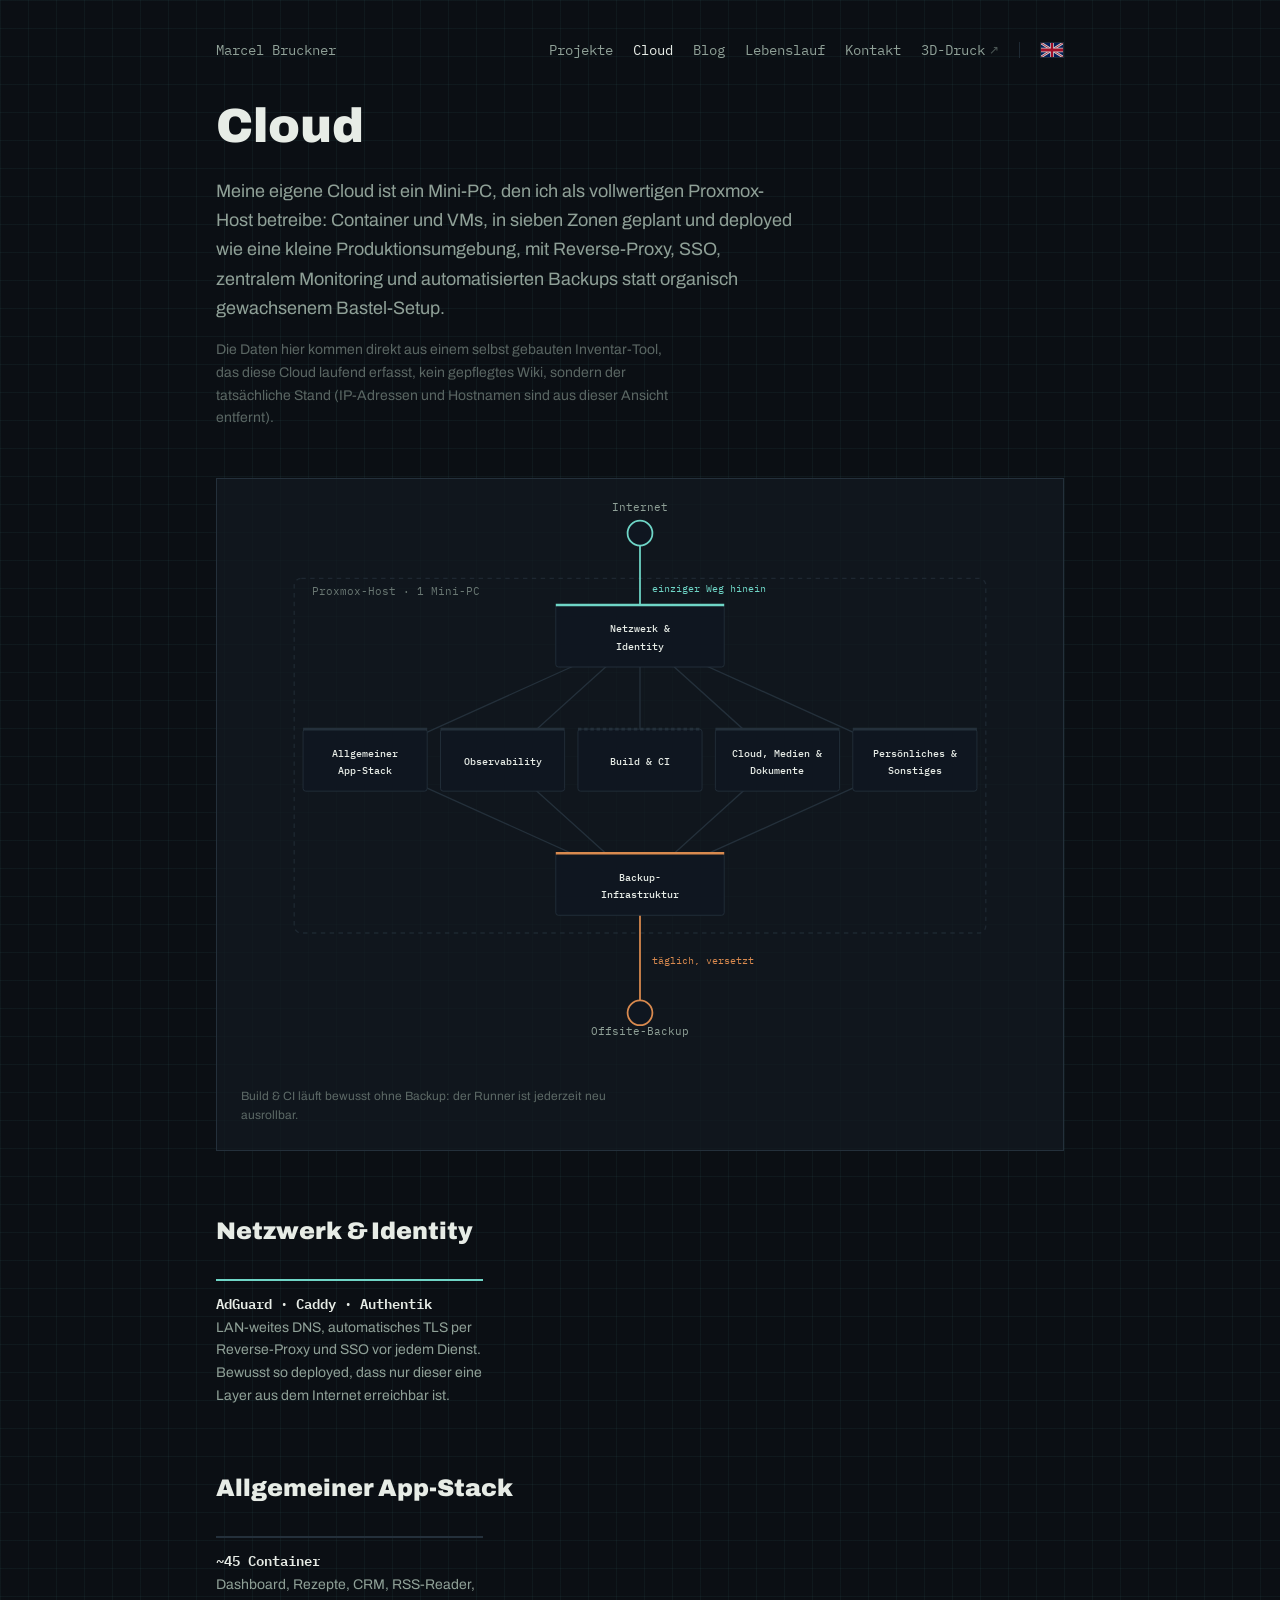
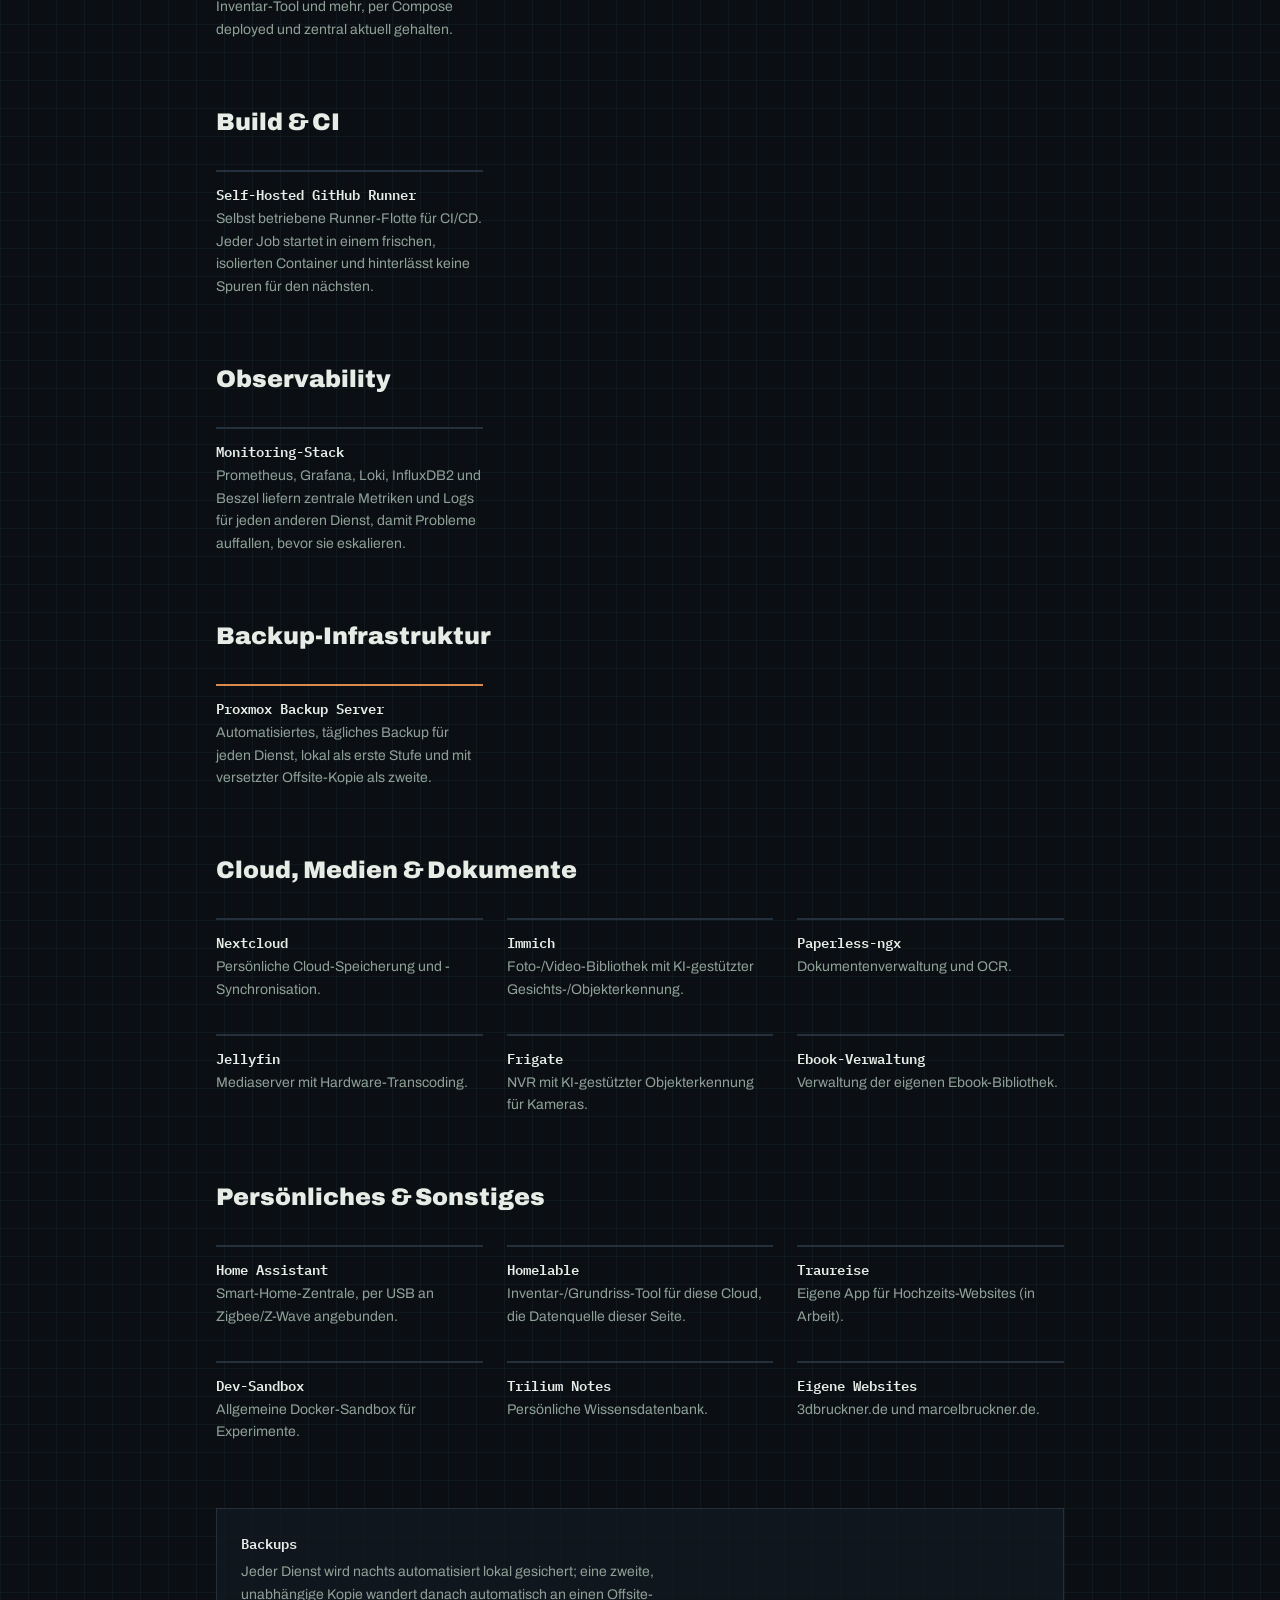
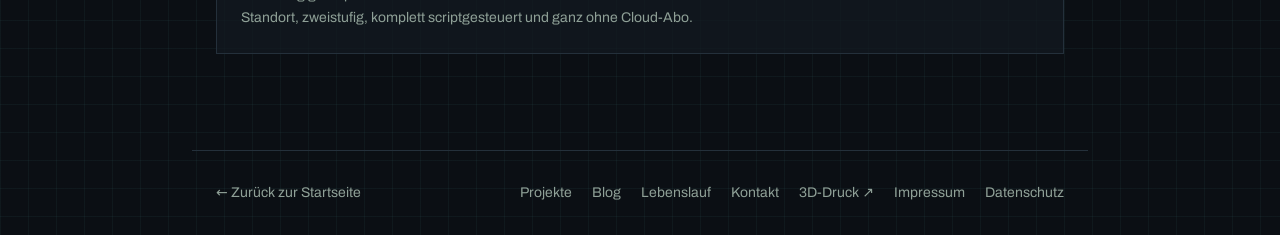
<file: homelab/index.html>
<!doctype html><title>Redirecting to: /cloud</title><meta http-equiv="refresh" content="0;url=/cloud"><meta name="robots" content="noindex"><link rel="canonical" href="https://marcelbruckner.de/cloud"><body>	<a href="/cloud">Redirecting from <code>/homelab/</code> to <code>/cloud</code></a></body>
</file>
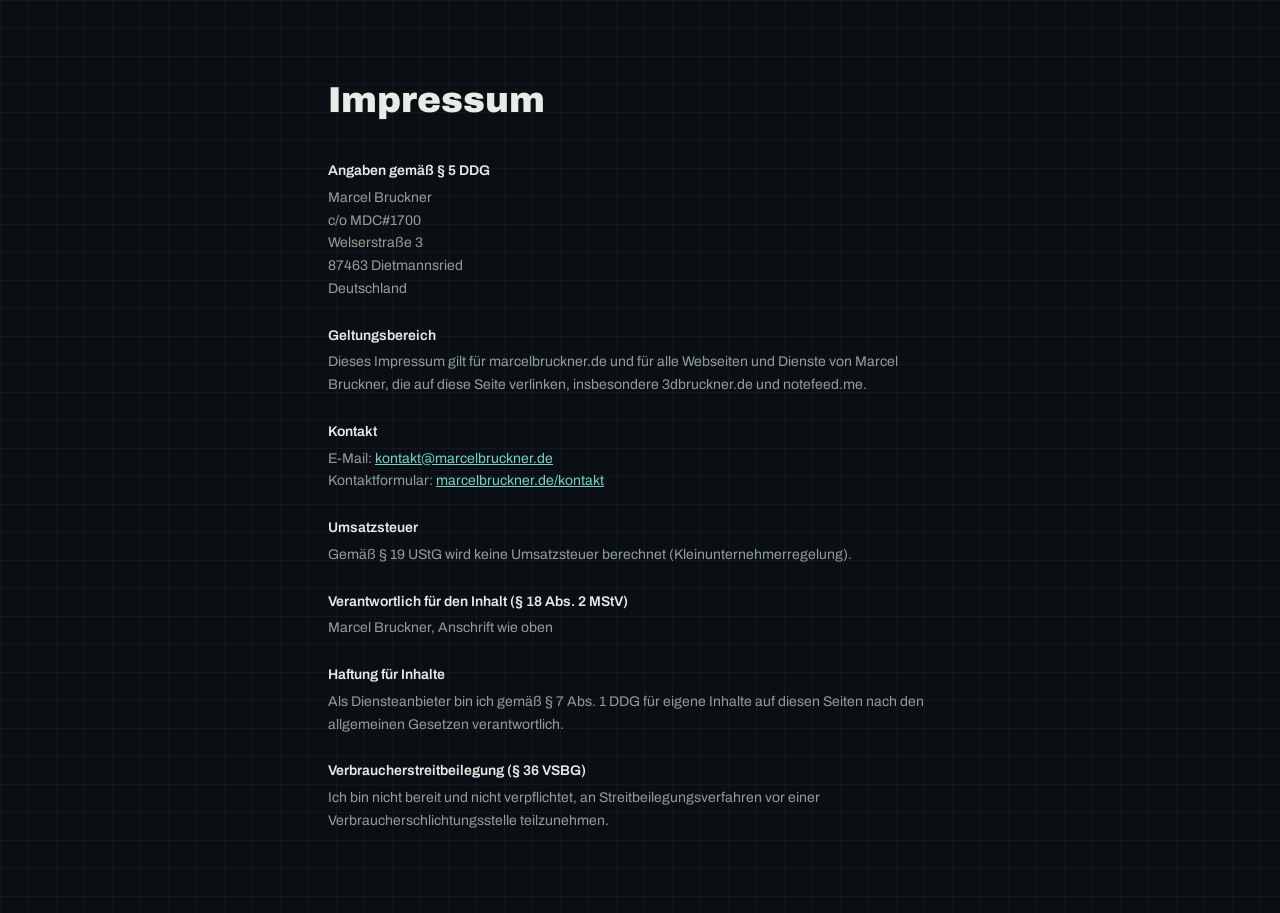
<file: impressum/index.html>
<!DOCTYPE html><html lang="de"><head><meta charset="UTF-8"><meta name="viewport" content="width=device-width, initial-scale=1.0"><meta name="description" content="Impressum von Marcel Bruckner"><title>Impressum · Marcel Bruckner</title><link rel="icon" href="/favicon.svg" type="image/svg+xml"><link rel="canonical" href="https://marcelbruckner.de/impressum/"><link rel="alternate" type="application/rss+xml" title="Marcel Bruckner · Blog" href="/blog/rss.xml"><meta property="og:type" content="website"><meta property="og:locale" content="de_DE"><meta property="og:site_name" content="Marcel Bruckner"><meta property="og:url" content="https://marcelbruckner.de/impressum/"><meta property="og:title" content="Impressum · Marcel Bruckner"><meta property="og:description" content="Impressum von Marcel Bruckner"><meta name="twitter:card" content="summary"><meta name="twitter:title" content="Impressum · Marcel Bruckner"><meta name="twitter:description" content="Impressum von Marcel Bruckner"><link rel="stylesheet" href="/_astro/BaseLayout.D7RoX8_S.css"></head><body class="text-ink min-h-screen flex flex-col"><section class="max-w-2xl mx-auto px-6 py-20"><h1 class="text-4xl font-black mb-10">Impressum</h1><div class="flex flex-col gap-6 text-ink-soft leading-relaxed text-sm"><div><h2 class="text-ink font-semibold mb-1">Angaben gemäß § 5 DDG</h2><p>Marcel Bruckner<br>c/o MDC#1700<br>Welserstraße 3<br>87463 Dietmannsried<br>Deutschland</p></div><div><h2 class="text-ink font-semibold mb-1">Geltungsbereich</h2><p>Dieses Impressum gilt für marcelbruckner.de und für alle Webseiten und Dienste von Marcel Bruckner, die auf diese Seite verlinken, insbesondere 3dbruckner.de und notefeed.me.</p></div><div><h2 class="text-ink font-semibold mb-1">Kontakt</h2><p>E-Mail: <a href="mailto:kontakt@marcelbruckner.de" class="text-signal hover:text-ink underline">kontakt@marcelbruckner.de</a><br>Kontaktformular: <a href="/kontakt" class="text-signal hover:text-ink underline">marcelbruckner.de/kontakt</a></p></div><div><h2 class="text-ink font-semibold mb-1">Umsatzsteuer</h2><p>Gemäß § 19 UStG wird keine Umsatzsteuer berechnet (Kleinunternehmerregelung).</p></div><div><h2 class="text-ink font-semibold mb-1">Verantwortlich für den Inhalt (§ 18 Abs. 2 MStV)</h2><p>Marcel Bruckner, Anschrift wie oben</p></div><div><h2 class="text-ink font-semibold mb-1">Haftung für Inhalte</h2><p>Als Diensteanbieter bin ich gemäß § 7 Abs. 1 DDG für eigene Inhalte auf diesen Seiten nach den allgemeinen Gesetzen verantwortlich.</p></div><div><h2 class="text-ink font-semibold mb-1">Verbraucherstreitbeilegung (§ 36 VSBG)</h2><p>Ich bin nicht bereit und nicht verpflichtet, an Streitbeilegungsverfahren vor einer Verbraucherschlichtungsstelle teilzunehmen.</p></div></div></section></body></html>
</file>
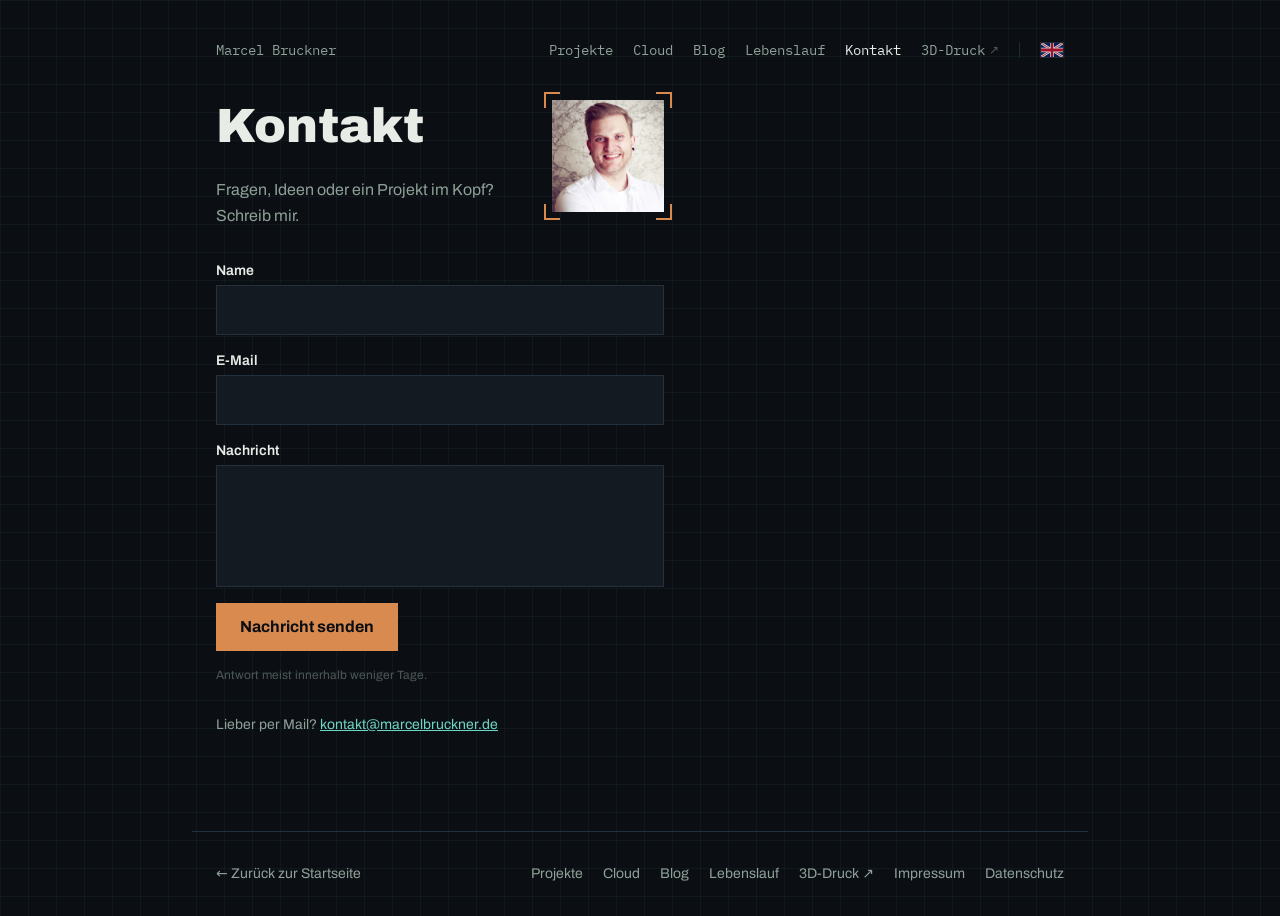
<file: kontakt/index.html>
<!DOCTYPE html><html lang="de"><head><meta charset="UTF-8"><meta name="viewport" content="width=device-width, initial-scale=1.0"><meta name="description" content="Kontakt zu Marcel Bruckner: Fragen, Ideen oder ein Projekt."><title>Kontakt · Marcel Bruckner</title><link rel="icon" href="/favicon.svg" type="image/svg+xml"><link rel="canonical" href="https://marcelbruckner.de/kontakt/"><link rel="alternate" type="application/rss+xml" title="Marcel Bruckner · Blog" href="/blog/rss.xml"><link rel="alternate" hreflang="de" href="https://marcelbruckner.de/kontakt"><link rel="alternate" hreflang="en" href="https://marcelbruckner.de/en/contact"><link rel="alternate" hreflang="x-default" href="https://marcelbruckner.de/kontakt"><meta property="og:type" content="website"><meta property="og:locale" content="de_DE"><meta property="og:site_name" content="Marcel Bruckner"><meta property="og:url" content="https://marcelbruckner.de/kontakt/"><meta property="og:title" content="Kontakt · Marcel Bruckner"><meta property="og:description" content="Kontakt zu Marcel Bruckner: Fragen, Ideen oder ein Projekt."><meta name="twitter:card" content="summary"><meta name="twitter:title" content="Kontakt · Marcel Bruckner"><meta name="twitter:description" content="Kontakt zu Marcel Bruckner: Fragen, Ideen oder ein Projekt."><link rel="stylesheet" href="/_astro/BaseLayout.D7RoX8_S.css"><style>.nav-menu[data-astro-cid-nen7h5rs] summary[data-astro-cid-nen7h5rs]::-webkit-details-marker{display:none}.nav-menu[data-astro-cid-nen7h5rs] .icon-close[data-astro-cid-nen7h5rs],.nav-menu[data-astro-cid-nen7h5rs][open] .icon-open[data-astro-cid-nen7h5rs]{display:none}.nav-menu[data-astro-cid-nen7h5rs][open] .icon-close[data-astro-cid-nen7h5rs]{display:block}
</style></head><body class="text-ink min-h-screen flex flex-col"><header class="relative max-w-4xl w-full mx-auto px-6 pt-10 flex items-center justify-between gap-4" data-astro-cid-nen7h5rs><a href="/" class="font-mono text-sm text-ink-soft hover:text-ink transition-colors" data-astro-cid-nen7h5rs>Marcel Bruckner</a><!-- Wide screens: one row of links --><nav class="hidden md:flex items-center gap-x-5 font-mono text-sm" data-astro-cid-nen7h5rs><a href="/projekte" class="text-ink-soft hover:text-ink transition-colors" data-astro-cid-nen7h5rs>Projekte</a><a href="/cloud" class="text-ink-soft hover:text-ink transition-colors" data-astro-cid-nen7h5rs>Cloud</a><a href="/blog" class="text-ink-soft hover:text-ink transition-colors" data-astro-cid-nen7h5rs>Blog</a><a href="/lebenslauf" class="text-ink-soft hover:text-ink transition-colors" data-astro-cid-nen7h5rs>Lebenslauf</a><span class="text-ink" aria-current="page" data-astro-cid-nen7h5rs>Kontakt</span><a href="https://3dbruckner.de" target="_blank" rel="noopener noreferrer" class="text-ink-soft hover:text-ink transition-colors inline-flex items-center gap-1" data-astro-cid-nen7h5rs>3D-Druck <span class="text-ink-soft/50 text-xs" aria-hidden="true" data-astro-cid-nen7h5rs>↗</span></a><a href="/en/contact" hreflang="en" lang="en" aria-label="Switch to English" title="English" class="border-l border-line pl-5 flex items-center opacity-80 hover:opacity-100 transition-opacity" data-astro-cid-nen7h5rs><svg viewBox="0 0 60 30" class="w-6 h-4 border border-line" aria-hidden="true" preserveAspectRatio="none" data-astro-cid-nen7h5rs><rect width="60" height="30" fill="#012169" data-astro-cid-nen7h5rs></rect><path d="M0,0 L60,30 M60,0 L0,30" stroke="#fff" stroke-width="6" data-astro-cid-nen7h5rs></path><path d="M0,0 L60,30 M60,0 L0,30" stroke="#c8102e" stroke-width="2" data-astro-cid-nen7h5rs></path><path d="M30,0 V30 M0,15 H60" stroke="#fff" stroke-width="10" data-astro-cid-nen7h5rs></path><path d="M30,0 V30 M0,15 H60" stroke="#c8102e" stroke-width="6" data-astro-cid-nen7h5rs></path></svg></a></nav><!-- Narrow screens: the same links in a dropdown --><details class="nav-menu md:hidden font-mono text-sm" data-astro-cid-nen7h5rs><summary aria-label="Menü" class="list-none cursor-pointer flex items-center justify-center w-10 h-10 -mr-2 text-ink-soft hover:text-ink transition-colors" data-astro-cid-nen7h5rs><svg viewBox="0 0 24 24" class="w-6 h-6 icon-open" fill="none" stroke="currentColor" stroke-width="1.5" stroke-linecap="round" aria-hidden="true" data-astro-cid-nen7h5rs><path d="M4 7h16M4 12h16M4 17h16" data-astro-cid-nen7h5rs></path></svg><svg viewBox="0 0 24 24" class="w-6 h-6 icon-close" fill="none" stroke="currentColor" stroke-width="1.5" stroke-linecap="round" aria-hidden="true" data-astro-cid-nen7h5rs><path d="M6 6l12 12M18 6L6 18" data-astro-cid-nen7h5rs></path></svg></summary><nav class="absolute right-6 top-full mt-2 z-50 min-w-48 flex flex-col bg-panel border border-line shadow-lg py-2" data-astro-cid-nen7h5rs><a href="/projekte" class="px-4 py-2 border-l-2 border-transparent text-ink-soft hover:text-ink hover:bg-panel-soft transition-colors" data-astro-cid-nen7h5rs>Projekte</a><a href="/cloud" class="px-4 py-2 border-l-2 border-transparent text-ink-soft hover:text-ink hover:bg-panel-soft transition-colors" data-astro-cid-nen7h5rs>Cloud</a><a href="/blog" class="px-4 py-2 border-l-2 border-transparent text-ink-soft hover:text-ink hover:bg-panel-soft transition-colors" data-astro-cid-nen7h5rs>Blog</a><a href="/lebenslauf" class="px-4 py-2 border-l-2 border-transparent text-ink-soft hover:text-ink hover:bg-panel-soft transition-colors" data-astro-cid-nen7h5rs>Lebenslauf</a><span class="px-4 py-2 text-ink border-l-2 border-copper" aria-current="page" data-astro-cid-nen7h5rs>Kontakt</span><a href="https://3dbruckner.de" target="_blank" rel="noopener noreferrer" class="px-4 py-2 border-l-2 border-transparent text-ink-soft hover:text-ink hover:bg-panel-soft transition-colors inline-flex items-center gap-1" data-astro-cid-nen7h5rs>3D-Druck <span class="text-ink-soft/50 text-xs" aria-hidden="true" data-astro-cid-nen7h5rs>↗</span></a><a href="/en/contact" hreflang="en" lang="en" aria-label="Switch to English" class="mt-2 pt-3 pb-2 px-4 border-t border-l-2 border-l-transparent border-line text-ink-soft hover:text-ink transition-colors" data-astro-cid-nen7h5rs>English</a></nav></details></header><script type="module">for(let e of document.querySelectorAll(`.nav-menu`))document.addEventListener(`click`,t=>{e.open&&!e.contains(t.target)&&(e.open=!1)}),document.addEventListener(`keydown`,t=>{t.key===`Escape`&&e.open&&(e.open=!1,e.querySelector(`summary`)?.focus())});</script><main class="flex-1"><section class="max-w-4xl mx-auto px-6 pt-10 pb-24"><div class="max-w-md flex flex-col-reverse md:flex-row md:items-start md:justify-between gap-5 mb-8"><div><h1 class="text-4xl md:text-5xl font-black leading-[1.1] text-ink mb-6">Kontakt</h1><p class="text-ink-soft leading-relaxed max-w-[58ch]">Fragen, Ideen oder ein Projekt im Kopf? Schreib mir.</p></div><button type="button" id="photo-trigger" class="group relative shrink-0 w-28 h-28 self-center md:self-auto cursor-zoom-in" aria-label="Foto von Marcel vergrößern" aria-haspopup="dialog"><img src="/images/marcel.jpg" alt="Marcel Bruckner" class="w-full h-full object-cover grayscale-[15%] group-hover:grayscale-0 transition-[filter]"><span class="pointer-events-none absolute -top-2 -left-2 w-4 h-4 border-t-2 border-l-2 border-copper group-hover:border-signal transition-colors" aria-hidden="true"></span><span class="pointer-events-none absolute -top-2 -right-2 w-4 h-4 border-t-2 border-r-2 border-copper group-hover:border-signal transition-colors" aria-hidden="true"></span><span class="pointer-events-none absolute -bottom-2 -left-2 w-4 h-4 border-b-2 border-l-2 border-copper group-hover:border-signal transition-colors" aria-hidden="true"></span><span class="pointer-events-none absolute -bottom-2 -right-2 w-4 h-4 border-b-2 border-r-2 border-copper group-hover:border-signal transition-colors" aria-hidden="true"></span></button></div><dialog id="photo-dialog" class="m-auto bg-transparent p-0 border-0 max-w-[90vw] max-h-[90vh] cursor-zoom-out backdrop:bg-void/90"><img src="/images/marcel.jpg" alt="Marcel Bruckner" class="block max-w-[90vw] max-h-[90vh] object-contain border border-copper"></dialog><form id="contact-form" action="https://noticebox.marcelbruckner.de/f/marcelbruckner-contact" method="POST" data-sending="Wird gesendet …" data-send="Nachricht senden" data-thanks="Danke! Deine Nachricht ist angekommen." data-failed="Das hat leider nicht geklappt. Schreib mir bitte direkt an kontakt@marcelbruckner.de." class="flex flex-col gap-4 max-w-md"><div class="flex flex-col gap-1"><label for="name" class="text-sm font-semibold text-ink">Name</label><input type="text" id="name" name="name" required class="bg-panel border border-line px-4 py-3 text-ink placeholder-ink-soft/40 focus:outline-none focus:border-signal transition-colors"></div><div class="flex flex-col gap-1"><label for="email" class="text-sm font-semibold text-ink">E-Mail</label><input type="email" id="email" name="email" required class="bg-panel border border-line px-4 py-3 text-ink placeholder-ink-soft/40 focus:outline-none focus:border-signal transition-colors"></div><div class="flex flex-col gap-1"><label for="message" class="text-sm font-semibold text-ink">Nachricht</label><textarea id="message" name="message" required rows="4" class="bg-panel border border-line px-4 py-3 text-ink placeholder-ink-soft/40 focus:outline-none focus:border-signal transition-colors resize-none"></textarea></div><!-- Honeypot: hidden from people, bots fill it and noticebox drops the submission. --><input type="text" name="_gotcha" tabindex="-1" autocomplete="off" aria-hidden="true" class="absolute -left-[10000px]"><button type="submit" id="contact-submit" class="bg-copper hover:bg-copper-dark text-void font-bold px-6 py-3 transition-colors self-start disabled:opacity-50 disabled:cursor-not-allowed">Nachricht senden</button><p id="contact-status" class="hidden text-sm"></p></form><p class="text-ink-soft/50 text-xs mt-4">Antwort meist innerhalb weniger Tage.</p><p class="text-ink-soft text-sm mt-8">Lieber per Mail? <a href="mailto:kontakt@marcelbruckner.de" class="text-signal hover:text-ink underline">kontakt@marcelbruckner.de</a></p></section></main><footer class="max-w-4xl w-full mx-auto px-6 py-8 border-t border-line flex flex-col sm:flex-row sm:items-center justify-between gap-3"><a href="/" class="text-ink-soft text-sm hover:text-ink transition-colors">← Zurück zur Startseite</a><div class="flex flex-wrap gap-x-5 gap-y-2 text-sm"><a href="/projekte" class="text-ink-soft hover:text-ink transition-colors">Projekte</a><a href="/cloud" class="text-ink-soft hover:text-ink transition-colors">Cloud</a><a href="/blog" class="text-ink-soft hover:text-ink transition-colors">Blog</a><a href="/lebenslauf" class="text-ink-soft hover:text-ink transition-colors">Lebenslauf</a><a href="https://3dbruckner.de" target="_blank" rel="noopener noreferrer" class="text-ink-soft hover:text-ink transition-colors">3D-Druck ↗</a><a href="/impressum" class="text-ink-soft hover:text-ink transition-colors">Impressum</a><a href="/datenschutz" class="text-ink-soft hover:text-ink transition-colors">Datenschutz</a></div></footer><script type="module">var e=document.getElementById(`photo-trigger`),t=document.getElementById(`photo-dialog`);e.addEventListener(`click`,()=>t.showModal()),t.addEventListener(`click`,()=>t.close());var n=document.getElementById(`contact-form`),r=document.getElementById(`contact-submit`),i=document.getElementById(`contact-status`);n.addEventListener(`submit`,async e=>{e.preventDefault(),r.disabled=!0,r.textContent=n.dataset.sending,i.classList.add(`hidden`);try{if((await fetch(n.action,{method:`POST`,body:new FormData(n),headers:{Accept:`application/json`}})).ok)n.reset(),r.classList.add(`hidden`),i.textContent=n.dataset.thanks,i.className=`text-sm text-signal`;else throw Error(`noticebox request failed`)}catch{i.textContent=n.dataset.failed,i.className=`text-sm text-copper`,r.disabled=!1,r.textContent=n.dataset.send}i.classList.remove(`hidden`)});</script></body></html>
</file>
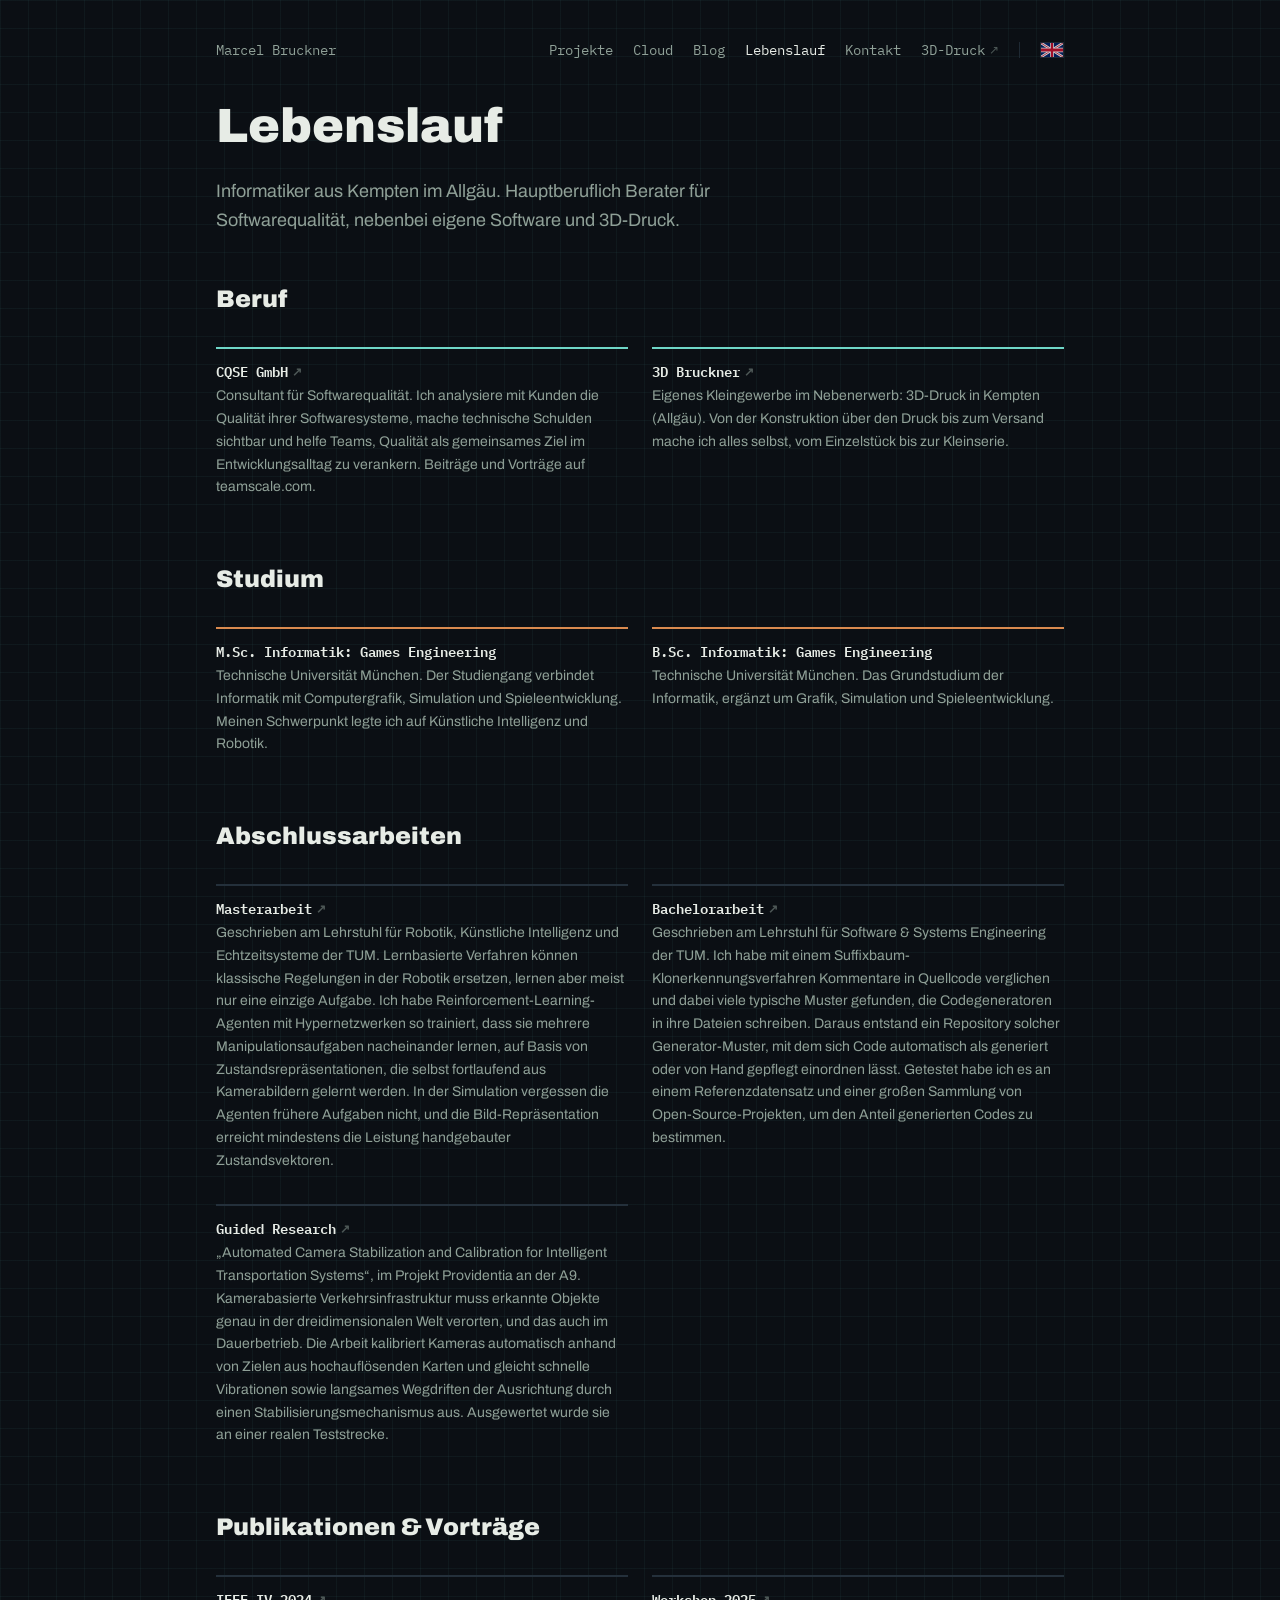
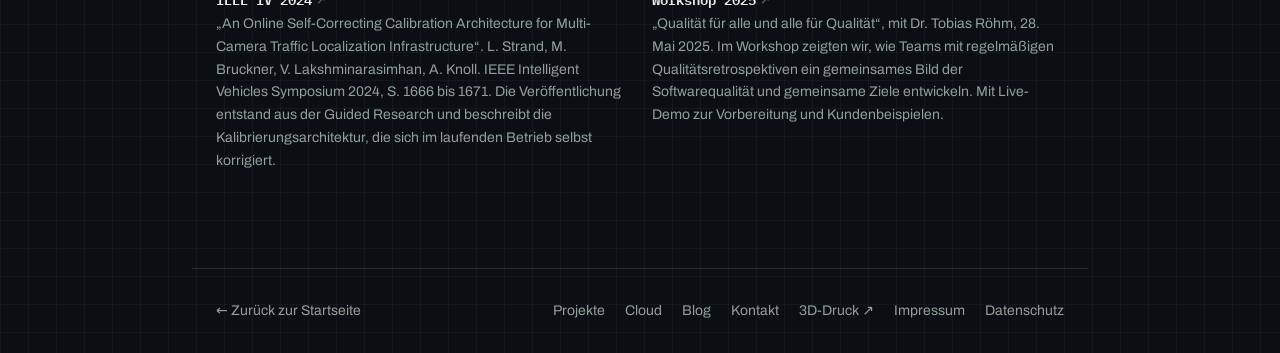
<file: lebenslauf/index.html>
<!DOCTYPE html><html lang="de"><head><meta charset="UTF-8"><meta name="viewport" content="width=device-width, initial-scale=1.0"><meta name="description" content="Lebenslauf von Marcel Bruckner: Beruf, Studium, Abschlussarbeiten und Publikationen."><title>Lebenslauf · Marcel Bruckner</title><link rel="icon" href="/favicon.svg" type="image/svg+xml"><link rel="canonical" href="https://marcelbruckner.de/lebenslauf/"><link rel="alternate" type="application/rss+xml" title="Marcel Bruckner · Blog" href="/blog/rss.xml"><link rel="alternate" hreflang="de" href="https://marcelbruckner.de/lebenslauf"><link rel="alternate" hreflang="en" href="https://marcelbruckner.de/en/resume"><link rel="alternate" hreflang="x-default" href="https://marcelbruckner.de/lebenslauf"><meta property="og:type" content="website"><meta property="og:locale" content="de_DE"><meta property="og:site_name" content="Marcel Bruckner"><meta property="og:url" content="https://marcelbruckner.de/lebenslauf/"><meta property="og:title" content="Lebenslauf · Marcel Bruckner"><meta property="og:description" content="Lebenslauf von Marcel Bruckner: Beruf, Studium, Abschlussarbeiten und Publikationen."><meta name="twitter:card" content="summary"><meta name="twitter:title" content="Lebenslauf · Marcel Bruckner"><meta name="twitter:description" content="Lebenslauf von Marcel Bruckner: Beruf, Studium, Abschlussarbeiten und Publikationen."><link rel="stylesheet" href="/_astro/BaseLayout.D7RoX8_S.css"><style>.nav-menu[data-astro-cid-nen7h5rs] summary[data-astro-cid-nen7h5rs]::-webkit-details-marker{display:none}.nav-menu[data-astro-cid-nen7h5rs] .icon-close[data-astro-cid-nen7h5rs],.nav-menu[data-astro-cid-nen7h5rs][open] .icon-open[data-astro-cid-nen7h5rs]{display:none}.nav-menu[data-astro-cid-nen7h5rs][open] .icon-close[data-astro-cid-nen7h5rs]{display:block}
</style></head><body class="text-ink min-h-screen flex flex-col"><header class="relative max-w-4xl w-full mx-auto px-6 pt-10 flex items-center justify-between gap-4" data-astro-cid-nen7h5rs><a href="/" class="font-mono text-sm text-ink-soft hover:text-ink transition-colors" data-astro-cid-nen7h5rs>Marcel Bruckner</a><!-- Wide screens: one row of links --><nav class="hidden md:flex items-center gap-x-5 font-mono text-sm" data-astro-cid-nen7h5rs><a href="/projekte" class="text-ink-soft hover:text-ink transition-colors" data-astro-cid-nen7h5rs>Projekte</a><a href="/cloud" class="text-ink-soft hover:text-ink transition-colors" data-astro-cid-nen7h5rs>Cloud</a><a href="/blog" class="text-ink-soft hover:text-ink transition-colors" data-astro-cid-nen7h5rs>Blog</a><span class="text-ink" aria-current="page" data-astro-cid-nen7h5rs>Lebenslauf</span><a href="/kontakt" class="text-ink-soft hover:text-ink transition-colors" data-astro-cid-nen7h5rs>Kontakt</a><a href="https://3dbruckner.de" target="_blank" rel="noopener noreferrer" class="text-ink-soft hover:text-ink transition-colors inline-flex items-center gap-1" data-astro-cid-nen7h5rs>3D-Druck <span class="text-ink-soft/50 text-xs" aria-hidden="true" data-astro-cid-nen7h5rs>↗</span></a><a href="/en/resume" hreflang="en" lang="en" aria-label="Switch to English" title="English" class="border-l border-line pl-5 flex items-center opacity-80 hover:opacity-100 transition-opacity" data-astro-cid-nen7h5rs><svg viewBox="0 0 60 30" class="w-6 h-4 border border-line" aria-hidden="true" preserveAspectRatio="none" data-astro-cid-nen7h5rs><rect width="60" height="30" fill="#012169" data-astro-cid-nen7h5rs></rect><path d="M0,0 L60,30 M60,0 L0,30" stroke="#fff" stroke-width="6" data-astro-cid-nen7h5rs></path><path d="M0,0 L60,30 M60,0 L0,30" stroke="#c8102e" stroke-width="2" data-astro-cid-nen7h5rs></path><path d="M30,0 V30 M0,15 H60" stroke="#fff" stroke-width="10" data-astro-cid-nen7h5rs></path><path d="M30,0 V30 M0,15 H60" stroke="#c8102e" stroke-width="6" data-astro-cid-nen7h5rs></path></svg></a></nav><!-- Narrow screens: the same links in a dropdown --><details class="nav-menu md:hidden font-mono text-sm" data-astro-cid-nen7h5rs><summary aria-label="Menü" class="list-none cursor-pointer flex items-center justify-center w-10 h-10 -mr-2 text-ink-soft hover:text-ink transition-colors" data-astro-cid-nen7h5rs><svg viewBox="0 0 24 24" class="w-6 h-6 icon-open" fill="none" stroke="currentColor" stroke-width="1.5" stroke-linecap="round" aria-hidden="true" data-astro-cid-nen7h5rs><path d="M4 7h16M4 12h16M4 17h16" data-astro-cid-nen7h5rs></path></svg><svg viewBox="0 0 24 24" class="w-6 h-6 icon-close" fill="none" stroke="currentColor" stroke-width="1.5" stroke-linecap="round" aria-hidden="true" data-astro-cid-nen7h5rs><path d="M6 6l12 12M18 6L6 18" data-astro-cid-nen7h5rs></path></svg></summary><nav class="absolute right-6 top-full mt-2 z-50 min-w-48 flex flex-col bg-panel border border-line shadow-lg py-2" data-astro-cid-nen7h5rs><a href="/projekte" class="px-4 py-2 border-l-2 border-transparent text-ink-soft hover:text-ink hover:bg-panel-soft transition-colors" data-astro-cid-nen7h5rs>Projekte</a><a href="/cloud" class="px-4 py-2 border-l-2 border-transparent text-ink-soft hover:text-ink hover:bg-panel-soft transition-colors" data-astro-cid-nen7h5rs>Cloud</a><a href="/blog" class="px-4 py-2 border-l-2 border-transparent text-ink-soft hover:text-ink hover:bg-panel-soft transition-colors" data-astro-cid-nen7h5rs>Blog</a><span class="px-4 py-2 text-ink border-l-2 border-copper" aria-current="page" data-astro-cid-nen7h5rs>Lebenslauf</span><a href="/kontakt" class="px-4 py-2 border-l-2 border-transparent text-ink-soft hover:text-ink hover:bg-panel-soft transition-colors" data-astro-cid-nen7h5rs>Kontakt</a><a href="https://3dbruckner.de" target="_blank" rel="noopener noreferrer" class="px-4 py-2 border-l-2 border-transparent text-ink-soft hover:text-ink hover:bg-panel-soft transition-colors inline-flex items-center gap-1" data-astro-cid-nen7h5rs>3D-Druck <span class="text-ink-soft/50 text-xs" aria-hidden="true" data-astro-cid-nen7h5rs>↗</span></a><a href="/en/resume" hreflang="en" lang="en" aria-label="Switch to English" class="mt-2 pt-3 pb-2 px-4 border-t border-l-2 border-l-transparent border-line text-ink-soft hover:text-ink transition-colors" data-astro-cid-nen7h5rs>English</a></nav></details></header><script type="module">for(let e of document.querySelectorAll(`.nav-menu`))document.addEventListener(`click`,t=>{e.open&&!e.contains(t.target)&&(e.open=!1)}),document.addEventListener(`keydown`,t=>{t.key===`Escape`&&e.open&&(e.open=!1,e.querySelector(`summary`)?.focus())});</script><main class="flex-1"><section class="max-w-4xl mx-auto px-6 pt-10 pb-12"><h1 class="text-4xl md:text-5xl font-black leading-[1.1] text-ink mb-6 text-balance">Lebenslauf</h1><p class="text-ink-soft text-lg leading-relaxed max-w-[58ch]">Informatiker aus Kempten im Allgäu. Hauptberuflich Berater für Softwarequalität, nebenbei eigene Software und 3D-Druck.</p></section><section class="max-w-4xl mx-auto px-6 pb-16 last:pb-24"><h2 class="text-2xl font-black mb-8 text-ink">Beruf</h2><div class="grid sm:grid-cols-2 gap-x-6 gap-y-8"><div class="border-t-2 pt-3 border-signal"><h3 class="font-mono text-sm font-semibold text-ink mb-1 flex items-center gap-2"><a href="https://teamscale.com/publication-author/marcel-bruckner" target="_blank" rel="noopener noreferrer" class="hover:text-signal transition-colors inline-flex items-center gap-1">CQSE GmbH<span class="text-ink-soft/50 text-xs">↗</span></a></h3><p class="text-ink-soft text-sm leading-relaxed">Consultant für Softwarequalität. Ich analysiere mit Kunden die Qualität ihrer Softwaresysteme, mache technische Schulden sichtbar und helfe Teams, Qualität als gemeinsames Ziel im Entwicklungsalltag zu verankern. Beiträge und Vorträge auf teamscale.com.</p></div><div class="border-t-2 pt-3 border-signal"><h3 class="font-mono text-sm font-semibold text-ink mb-1 flex items-center gap-2"><a href="https://3dbruckner.de" target="_blank" rel="noopener noreferrer" class="hover:text-signal transition-colors inline-flex items-center gap-1">3D Bruckner<span class="text-ink-soft/50 text-xs">↗</span></a></h3><p class="text-ink-soft text-sm leading-relaxed">Eigenes Kleingewerbe im Nebenerwerb: 3D-Druck in Kempten (Allgäu). Von der Konstruktion über den Druck bis zum Versand mache ich alles selbst, vom Einzelstück bis zur Kleinserie.</p></div></div></section><section class="max-w-4xl mx-auto px-6 pb-16 last:pb-24"><h2 class="text-2xl font-black mb-8 text-ink">Studium</h2><div class="grid sm:grid-cols-2 gap-x-6 gap-y-8"><div class="border-t-2 pt-3 border-copper"><h3 class="font-mono text-sm font-semibold text-ink mb-1 flex items-center gap-2"><span>M.Sc. Informatik: Games Engineering</span></h3><p class="text-ink-soft text-sm leading-relaxed">Technische Universität München. Der Studiengang verbindet Informatik mit Computergrafik, Simulation und Spieleentwicklung. Meinen Schwerpunkt legte ich auf Künstliche Intelligenz und Robotik.</p></div><div class="border-t-2 pt-3 border-copper"><h3 class="font-mono text-sm font-semibold text-ink mb-1 flex items-center gap-2"><span>B.Sc. Informatik: Games Engineering</span></h3><p class="text-ink-soft text-sm leading-relaxed">Technische Universität München. Das Grundstudium der Informatik, ergänzt um Grafik, Simulation und Spieleentwicklung.</p></div></div></section><section class="max-w-4xl mx-auto px-6 pb-16 last:pb-24"><h2 class="text-2xl font-black mb-8 text-ink">Abschlussarbeiten</h2><div class="grid sm:grid-cols-2 gap-x-6 gap-y-8"><div class="border-t-2 pt-3 border-line"><h3 class="font-mono text-sm font-semibold text-ink mb-1 flex items-center gap-2"><a href="/papers/master-thesis.pdf" target="_blank" rel="noopener noreferrer" class="hover:text-signal transition-colors inline-flex items-center gap-1">Masterarbeit<span class="text-ink-soft/50 text-xs">↗</span></a></h3><p class="text-ink-soft text-sm leading-relaxed">Geschrieben am Lehrstuhl für Robotik, Künstliche Intelligenz und Echtzeitsysteme der TUM. Lernbasierte Verfahren können klassische Regelungen in der Robotik ersetzen, lernen aber meist nur eine einzige Aufgabe. Ich habe Reinforcement-Learning-Agenten mit Hypernetzwerken so trainiert, dass sie mehrere Manipulationsaufgaben nacheinander lernen, auf Basis von Zustandsrepräsentationen, die selbst fortlaufend aus Kamerabildern gelernt werden. In der Simulation vergessen die Agenten frühere Aufgaben nicht, und die Bild-Repräsentation erreicht mindestens die Leistung handgebauter Zustandsvektoren.</p></div><div class="border-t-2 pt-3 border-line"><h3 class="font-mono text-sm font-semibold text-ink mb-1 flex items-center gap-2"><a href="/papers/bachelor-thesis.pdf" target="_blank" rel="noopener noreferrer" class="hover:text-signal transition-colors inline-flex items-center gap-1">Bachelorarbeit<span class="text-ink-soft/50 text-xs">↗</span></a></h3><p class="text-ink-soft text-sm leading-relaxed">Geschrieben am Lehrstuhl für Software &amp; Systems Engineering der TUM. Ich habe mit einem Suffixbaum-Klonerkennungsverfahren Kommentare in Quellcode verglichen und dabei viele typische Muster gefunden, die Codegeneratoren in ihre Dateien schreiben. Daraus entstand ein Repository solcher Generator-Muster, mit dem sich Code automatisch als generiert oder von Hand gepflegt einordnen lässt. Getestet habe ich es an einem Referenzdatensatz und einer großen Sammlung von Open-Source-Projekten, um den Anteil generierten Codes zu bestimmen.</p></div><div class="border-t-2 pt-3 border-line"><h3 class="font-mono text-sm font-semibold text-ink mb-1 flex items-center gap-2"><a href="https://github.com/MarcelBruckner-TUMProjects/Automated-Camera-Stabilization-and-Calibration-for-Intelligent-Transportation-Systems" target="_blank" rel="noopener noreferrer" class="hover:text-signal transition-colors inline-flex items-center gap-1">Guided Research<span class="text-ink-soft/50 text-xs">↗</span></a></h3><p class="text-ink-soft text-sm leading-relaxed">„Automated Camera Stabilization and Calibration for Intelligent Transportation Systems“, im Projekt Providentia an der A9. Kamerabasierte Verkehrsinfrastruktur muss erkannte Objekte genau in der dreidimensionalen Welt verorten, und das auch im Dauerbetrieb. Die Arbeit kalibriert Kameras automatisch anhand von Zielen aus hochauflösenden Karten und gleicht schnelle Vibrationen sowie langsames Wegdriften der Ausrichtung durch einen Stabilisierungsmechanismus aus. Ausgewertet wurde sie an einer realen Teststrecke.</p></div></div></section><section class="max-w-4xl mx-auto px-6 pb-16 last:pb-24"><h2 class="text-2xl font-black mb-8 text-ink">Publikationen &amp; Vorträge</h2><div class="grid sm:grid-cols-2 gap-x-6 gap-y-8"><div class="border-t-2 pt-3 border-line"><h3 class="font-mono text-sm font-semibold text-ink mb-1 flex items-center gap-2"><a href="/papers/ieee-iv-2024.pdf" target="_blank" rel="noopener noreferrer" class="hover:text-signal transition-colors inline-flex items-center gap-1">IEEE IV 2024<span class="text-ink-soft/50 text-xs">↗</span></a></h3><p class="text-ink-soft text-sm leading-relaxed">„An Online Self-Correcting Calibration Architecture for Multi-Camera Traffic Localization Infrastructure“. L. Strand, M. Bruckner, V. Lakshminarasimhan, A. Knoll. IEEE Intelligent Vehicles Symposium 2024, S. 1666 bis 1671. Die Veröffentlichung entstand aus der Guided Research und beschreibt die Kalibrierungsarchitektur, die sich im laufenden Betrieb selbst korrigiert.</p></div><div class="border-t-2 pt-3 border-line"><h3 class="font-mono text-sm font-semibold text-ink mb-1 flex items-center gap-2"><a href="https://teamscale.com/publication-author/marcel-bruckner" target="_blank" rel="noopener noreferrer" class="hover:text-signal transition-colors inline-flex items-center gap-1">Workshop 2025<span class="text-ink-soft/50 text-xs">↗</span></a></h3><p class="text-ink-soft text-sm leading-relaxed">„Qualität für alle und alle für Qualität“, mit Dr. Tobias Röhm, 28. Mai 2025. Im Workshop zeigten wir, wie Teams mit regelmäßigen Qualitätsretrospektiven ein gemeinsames Bild der Softwarequalität und gemeinsame Ziele entwickeln. Mit Live-Demo zur Vorbereitung und Kundenbeispielen.</p></div></div></section></main><footer class="max-w-4xl w-full mx-auto px-6 py-8 border-t border-line flex flex-col sm:flex-row sm:items-center justify-between gap-3"><a href="/" class="text-ink-soft text-sm hover:text-ink transition-colors">← Zurück zur Startseite</a><div class="flex flex-wrap gap-x-5 gap-y-2 text-sm"><a href="/projekte" class="text-ink-soft hover:text-ink transition-colors">Projekte</a><a href="/cloud" class="text-ink-soft hover:text-ink transition-colors">Cloud</a><a href="/blog" class="text-ink-soft hover:text-ink transition-colors">Blog</a><a href="/kontakt" class="text-ink-soft hover:text-ink transition-colors">Kontakt</a><a href="https://3dbruckner.de" target="_blank" rel="noopener noreferrer" class="text-ink-soft hover:text-ink transition-colors">3D-Druck ↗</a><a href="/impressum" class="text-ink-soft hover:text-ink transition-colors">Impressum</a><a href="/datenschutz" class="text-ink-soft hover:text-ink transition-colors">Datenschutz</a></div></footer></body></html>
</file>
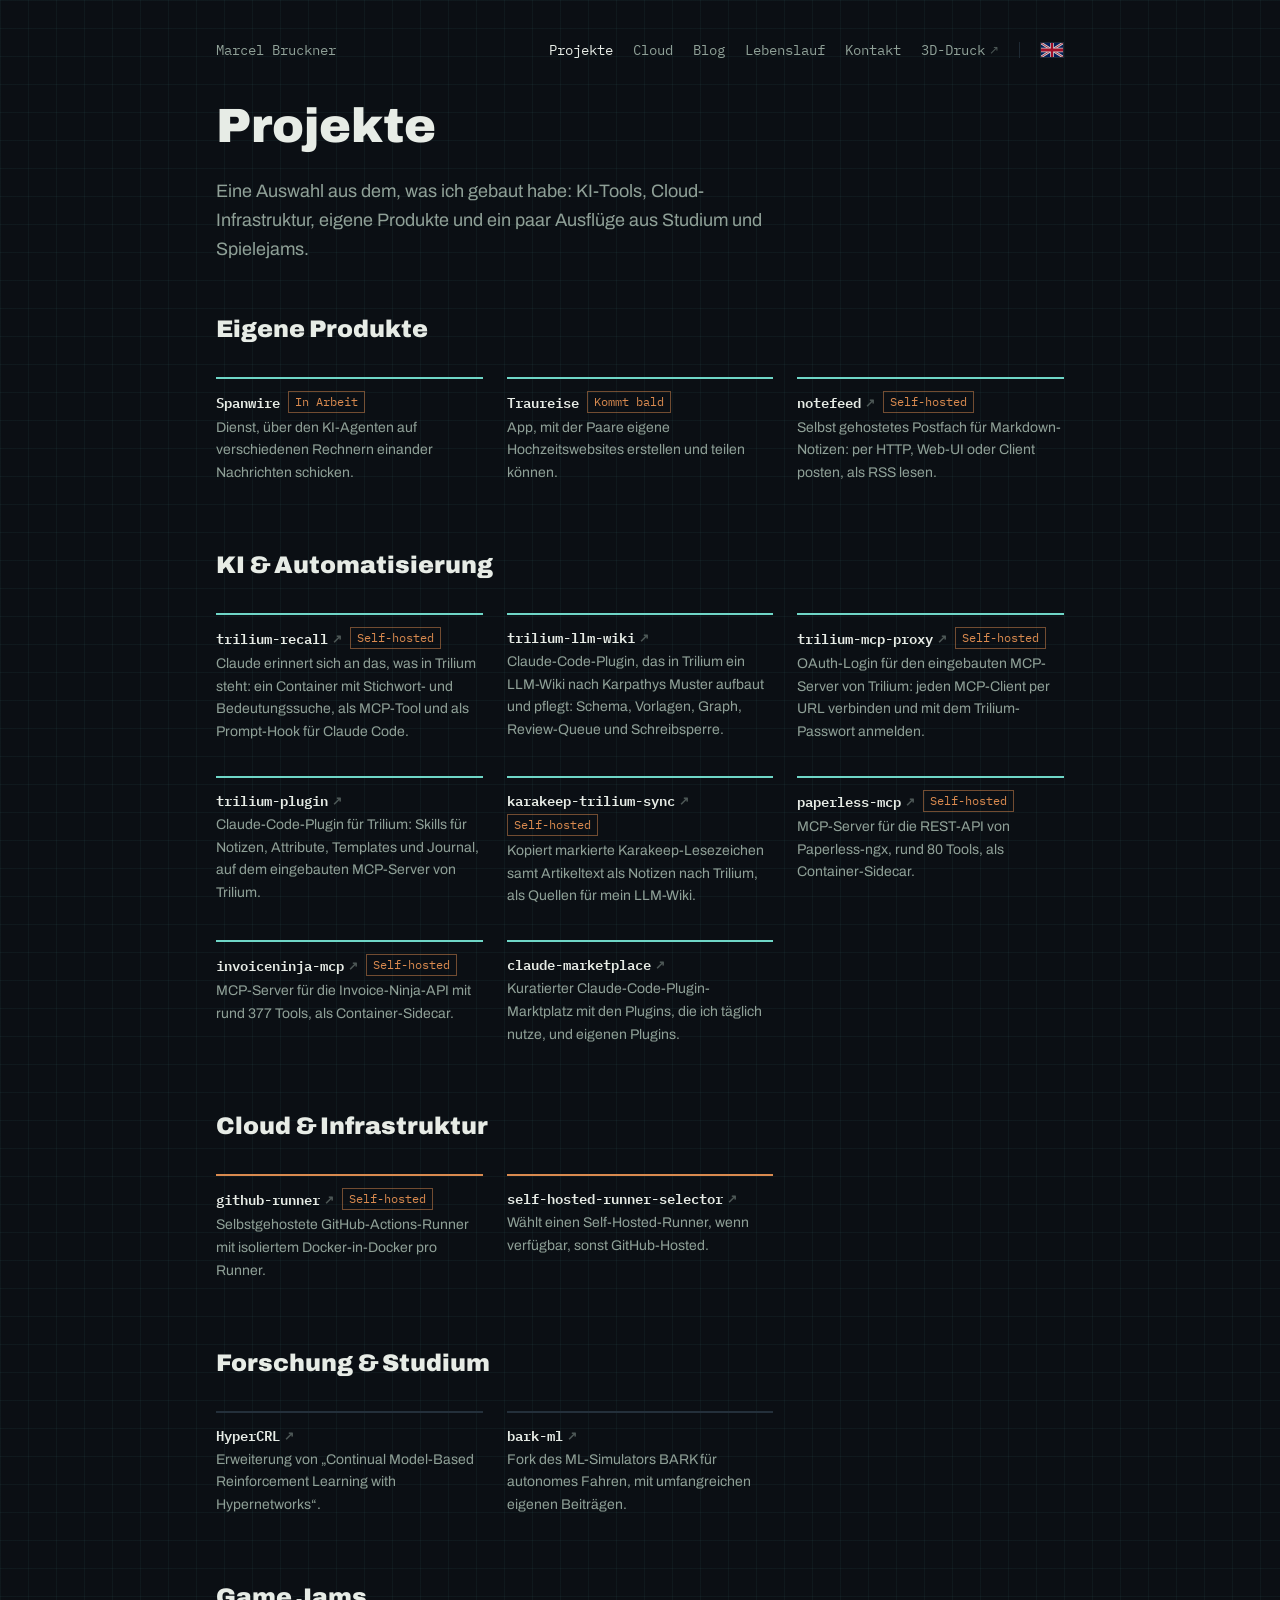
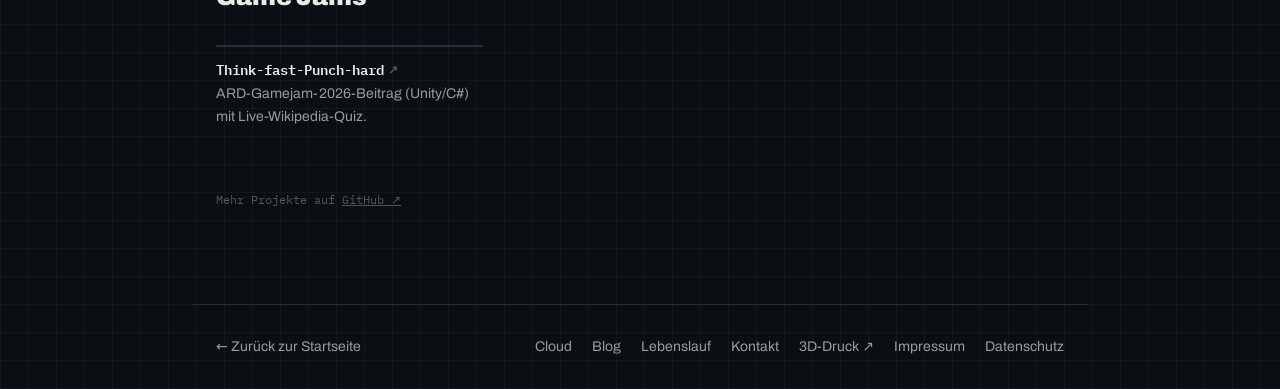
<file: projekte/index.html>
<!DOCTYPE html><html lang="de"><head><meta charset="UTF-8"><meta name="viewport" content="width=device-width, initial-scale=1.0"><meta name="description" content="Eine Auswahl an Projekten von Marcel Bruckner: KI-Tools, Cloud, eigene Produkte, Forschung und mehr."><title>Projekte · Marcel Bruckner</title><link rel="icon" href="/favicon.svg" type="image/svg+xml"><link rel="canonical" href="https://marcelbruckner.de/projekte/"><link rel="alternate" type="application/rss+xml" title="Marcel Bruckner · Blog" href="/blog/rss.xml"><link rel="alternate" hreflang="de" href="https://marcelbruckner.de/projekte"><link rel="alternate" hreflang="en" href="https://marcelbruckner.de/en/projects"><link rel="alternate" hreflang="x-default" href="https://marcelbruckner.de/projekte"><meta property="og:type" content="website"><meta property="og:locale" content="de_DE"><meta property="og:site_name" content="Marcel Bruckner"><meta property="og:url" content="https://marcelbruckner.de/projekte/"><meta property="og:title" content="Projekte · Marcel Bruckner"><meta property="og:description" content="Eine Auswahl an Projekten von Marcel Bruckner: KI-Tools, Cloud, eigene Produkte, Forschung und mehr."><meta name="twitter:card" content="summary"><meta name="twitter:title" content="Projekte · Marcel Bruckner"><meta name="twitter:description" content="Eine Auswahl an Projekten von Marcel Bruckner: KI-Tools, Cloud, eigene Produkte, Forschung und mehr."><link rel="stylesheet" href="/_astro/BaseLayout.D7RoX8_S.css"><style>.nav-menu[data-astro-cid-nen7h5rs] summary[data-astro-cid-nen7h5rs]::-webkit-details-marker{display:none}.nav-menu[data-astro-cid-nen7h5rs] .icon-close[data-astro-cid-nen7h5rs],.nav-menu[data-astro-cid-nen7h5rs][open] .icon-open[data-astro-cid-nen7h5rs]{display:none}.nav-menu[data-astro-cid-nen7h5rs][open] .icon-close[data-astro-cid-nen7h5rs]{display:block}
</style></head><body class="text-ink min-h-screen flex flex-col"><header class="relative max-w-4xl w-full mx-auto px-6 pt-10 flex items-center justify-between gap-4" data-astro-cid-nen7h5rs><a href="/" class="font-mono text-sm text-ink-soft hover:text-ink transition-colors" data-astro-cid-nen7h5rs>Marcel Bruckner</a><!-- Wide screens: one row of links --><nav class="hidden md:flex items-center gap-x-5 font-mono text-sm" data-astro-cid-nen7h5rs><span class="text-ink" aria-current="page" data-astro-cid-nen7h5rs>Projekte</span><a href="/cloud" class="text-ink-soft hover:text-ink transition-colors" data-astro-cid-nen7h5rs>Cloud</a><a href="/blog" class="text-ink-soft hover:text-ink transition-colors" data-astro-cid-nen7h5rs>Blog</a><a href="/lebenslauf" class="text-ink-soft hover:text-ink transition-colors" data-astro-cid-nen7h5rs>Lebenslauf</a><a href="/kontakt" class="text-ink-soft hover:text-ink transition-colors" data-astro-cid-nen7h5rs>Kontakt</a><a href="https://3dbruckner.de" target="_blank" rel="noopener noreferrer" class="text-ink-soft hover:text-ink transition-colors inline-flex items-center gap-1" data-astro-cid-nen7h5rs>3D-Druck <span class="text-ink-soft/50 text-xs" aria-hidden="true" data-astro-cid-nen7h5rs>↗</span></a><a href="/en/projects" hreflang="en" lang="en" aria-label="Switch to English" title="English" class="border-l border-line pl-5 flex items-center opacity-80 hover:opacity-100 transition-opacity" data-astro-cid-nen7h5rs><svg viewBox="0 0 60 30" class="w-6 h-4 border border-line" aria-hidden="true" preserveAspectRatio="none" data-astro-cid-nen7h5rs><rect width="60" height="30" fill="#012169" data-astro-cid-nen7h5rs></rect><path d="M0,0 L60,30 M60,0 L0,30" stroke="#fff" stroke-width="6" data-astro-cid-nen7h5rs></path><path d="M0,0 L60,30 M60,0 L0,30" stroke="#c8102e" stroke-width="2" data-astro-cid-nen7h5rs></path><path d="M30,0 V30 M0,15 H60" stroke="#fff" stroke-width="10" data-astro-cid-nen7h5rs></path><path d="M30,0 V30 M0,15 H60" stroke="#c8102e" stroke-width="6" data-astro-cid-nen7h5rs></path></svg></a></nav><!-- Narrow screens: the same links in a dropdown --><details class="nav-menu md:hidden font-mono text-sm" data-astro-cid-nen7h5rs><summary aria-label="Menü" class="list-none cursor-pointer flex items-center justify-center w-10 h-10 -mr-2 text-ink-soft hover:text-ink transition-colors" data-astro-cid-nen7h5rs><svg viewBox="0 0 24 24" class="w-6 h-6 icon-open" fill="none" stroke="currentColor" stroke-width="1.5" stroke-linecap="round" aria-hidden="true" data-astro-cid-nen7h5rs><path d="M4 7h16M4 12h16M4 17h16" data-astro-cid-nen7h5rs></path></svg><svg viewBox="0 0 24 24" class="w-6 h-6 icon-close" fill="none" stroke="currentColor" stroke-width="1.5" stroke-linecap="round" aria-hidden="true" data-astro-cid-nen7h5rs><path d="M6 6l12 12M18 6L6 18" data-astro-cid-nen7h5rs></path></svg></summary><nav class="absolute right-6 top-full mt-2 z-50 min-w-48 flex flex-col bg-panel border border-line shadow-lg py-2" data-astro-cid-nen7h5rs><span class="px-4 py-2 text-ink border-l-2 border-copper" aria-current="page" data-astro-cid-nen7h5rs>Projekte</span><a href="/cloud" class="px-4 py-2 border-l-2 border-transparent text-ink-soft hover:text-ink hover:bg-panel-soft transition-colors" data-astro-cid-nen7h5rs>Cloud</a><a href="/blog" class="px-4 py-2 border-l-2 border-transparent text-ink-soft hover:text-ink hover:bg-panel-soft transition-colors" data-astro-cid-nen7h5rs>Blog</a><a href="/lebenslauf" class="px-4 py-2 border-l-2 border-transparent text-ink-soft hover:text-ink hover:bg-panel-soft transition-colors" data-astro-cid-nen7h5rs>Lebenslauf</a><a href="/kontakt" class="px-4 py-2 border-l-2 border-transparent text-ink-soft hover:text-ink hover:bg-panel-soft transition-colors" data-astro-cid-nen7h5rs>Kontakt</a><a href="https://3dbruckner.de" target="_blank" rel="noopener noreferrer" class="px-4 py-2 border-l-2 border-transparent text-ink-soft hover:text-ink hover:bg-panel-soft transition-colors inline-flex items-center gap-1" data-astro-cid-nen7h5rs>3D-Druck <span class="text-ink-soft/50 text-xs" aria-hidden="true" data-astro-cid-nen7h5rs>↗</span></a><a href="/en/projects" hreflang="en" lang="en" aria-label="Switch to English" class="mt-2 pt-3 pb-2 px-4 border-t border-l-2 border-l-transparent border-line text-ink-soft hover:text-ink transition-colors" data-astro-cid-nen7h5rs>English</a></nav></details></header><script type="module">for(let e of document.querySelectorAll(`.nav-menu`))document.addEventListener(`click`,t=>{e.open&&!e.contains(t.target)&&(e.open=!1)}),document.addEventListener(`keydown`,t=>{t.key===`Escape`&&e.open&&(e.open=!1,e.querySelector(`summary`)?.focus())});</script><main class="flex-1"><section class="max-w-4xl mx-auto px-6 pt-10 pb-12"><h1 class="text-4xl md:text-5xl font-black leading-[1.1] text-ink mb-6 text-balance">Projekte</h1><p class="text-ink-soft text-lg leading-relaxed max-w-[58ch]">Eine Auswahl aus dem, was ich gebaut habe: KI-Tools, Cloud-Infrastruktur, eigene Produkte und ein paar Ausflüge aus Studium und Spielejams.</p></section><section class="max-w-4xl mx-auto px-6 pb-16"><h2 class="text-2xl font-black mb-8 text-ink">Eigene Produkte</h2><div class="grid sm:grid-cols-2 lg:grid-cols-3 gap-x-6 gap-y-8"><div class="border-t-2 pt-3 border-signal"><h3 class="font-mono text-sm font-semibold text-ink mb-1 flex flex-wrap items-center gap-x-2 gap-y-1"><span>Spanwire</span><span class="text-xs font-mono font-normal text-copper border border-copper/50 px-1.5 py-0.5 whitespace-nowrap">In Arbeit</span></h3><p class="text-ink-soft text-sm leading-relaxed">Dienst, über den KI-Agenten auf verschiedenen Rechnern einander Nachrichten schicken.</p></div><div class="border-t-2 pt-3 border-signal"><h3 class="font-mono text-sm font-semibold text-ink mb-1 flex flex-wrap items-center gap-x-2 gap-y-1"><span>Traureise</span><span class="text-xs font-mono font-normal text-copper border border-copper/50 px-1.5 py-0.5 whitespace-nowrap">Kommt bald</span></h3><p class="text-ink-soft text-sm leading-relaxed">App, mit der Paare eigene Hochzeitswebsites erstellen und teilen können.</p></div><div class="border-t-2 pt-3 border-signal"><h3 class="font-mono text-sm font-semibold text-ink mb-1 flex flex-wrap items-center gap-x-2 gap-y-1"><a href="https://notefeed.me" target="_blank" rel="noopener noreferrer" class="hover:text-signal transition-colors inline-flex items-center gap-1">notefeed<span class="text-ink-soft/50 text-xs">↗</span></a><span class="text-xs font-mono font-normal text-copper border border-copper/50 px-1.5 py-0.5 whitespace-nowrap">Self-hosted</span></h3><p class="text-ink-soft text-sm leading-relaxed">Selbst gehostetes Postfach für Markdown-Notizen: per HTTP, Web-UI oder Client posten, als RSS lesen.</p></div></div></section><section class="max-w-4xl mx-auto px-6 pb-16"><h2 class="text-2xl font-black mb-8 text-ink">KI &amp; Automatisierung</h2><div class="grid sm:grid-cols-2 lg:grid-cols-3 gap-x-6 gap-y-8"><div class="border-t-2 pt-3 border-signal"><h3 class="font-mono text-sm font-semibold text-ink mb-1 flex flex-wrap items-center gap-x-2 gap-y-1"><a href="https://trilium-recall.marceltov.de/" target="_blank" rel="noopener noreferrer" class="hover:text-signal transition-colors inline-flex items-center gap-1">trilium-recall<span class="text-ink-soft/50 text-xs">↗</span></a><span class="text-xs font-mono font-normal text-copper border border-copper/50 px-1.5 py-0.5 whitespace-nowrap">Self-hosted</span></h3><p class="text-ink-soft text-sm leading-relaxed">Claude erinnert sich an das, was in Trilium steht: ein Container mit Stichwort- und Bedeutungssuche, als MCP-Tool und als Prompt-Hook für Claude Code.</p></div><div class="border-t-2 pt-3 border-signal"><h3 class="font-mono text-sm font-semibold text-ink mb-1 flex flex-wrap items-center gap-x-2 gap-y-1"><a href="https://trilium-llm-wiki.marceltov.de/" target="_blank" rel="noopener noreferrer" class="hover:text-signal transition-colors inline-flex items-center gap-1">trilium-llm-wiki<span class="text-ink-soft/50 text-xs">↗</span></a></h3><p class="text-ink-soft text-sm leading-relaxed">Claude-Code-Plugin, das in Trilium ein LLM-Wiki nach Karpathys Muster aufbaut und pflegt: Schema, Vorlagen, Graph, Review-Queue und Schreibsperre.</p></div><div class="border-t-2 pt-3 border-signal"><h3 class="font-mono text-sm font-semibold text-ink mb-1 flex flex-wrap items-center gap-x-2 gap-y-1"><a href="https://trilium-mcp-proxy.marceltov.de/" target="_blank" rel="noopener noreferrer" class="hover:text-signal transition-colors inline-flex items-center gap-1">trilium-mcp-proxy<span class="text-ink-soft/50 text-xs">↗</span></a><span class="text-xs font-mono font-normal text-copper border border-copper/50 px-1.5 py-0.5 whitespace-nowrap">Self-hosted</span></h3><p class="text-ink-soft text-sm leading-relaxed">OAuth-Login für den eingebauten MCP-Server von Trilium: jeden MCP-Client per URL verbinden und mit dem Trilium-Passwort anmelden.</p></div><div class="border-t-2 pt-3 border-signal"><h3 class="font-mono text-sm font-semibold text-ink mb-1 flex flex-wrap items-center gap-x-2 gap-y-1"><a href="https://trilium-plugin.marceltov.de/" target="_blank" rel="noopener noreferrer" class="hover:text-signal transition-colors inline-flex items-center gap-1">trilium-plugin<span class="text-ink-soft/50 text-xs">↗</span></a></h3><p class="text-ink-soft text-sm leading-relaxed">Claude-Code-Plugin für Trilium: Skills für Notizen, Attribute, Templates und Journal, auf dem eingebauten MCP-Server von Trilium.</p></div><div class="border-t-2 pt-3 border-signal"><h3 class="font-mono text-sm font-semibold text-ink mb-1 flex flex-wrap items-center gap-x-2 gap-y-1"><a href="https://karakeep-trilium-sync.marceltov.de/" target="_blank" rel="noopener noreferrer" class="hover:text-signal transition-colors inline-flex items-center gap-1">karakeep-trilium-sync<span class="text-ink-soft/50 text-xs">↗</span></a><span class="text-xs font-mono font-normal text-copper border border-copper/50 px-1.5 py-0.5 whitespace-nowrap">Self-hosted</span></h3><p class="text-ink-soft text-sm leading-relaxed">Kopiert markierte Karakeep-Lesezeichen samt Artikeltext als Notizen nach Trilium, als Quellen für mein LLM-Wiki.</p></div><div class="border-t-2 pt-3 border-signal"><h3 class="font-mono text-sm font-semibold text-ink mb-1 flex flex-wrap items-center gap-x-2 gap-y-1"><a href="https://paperless-mcp.marceltov.de/" target="_blank" rel="noopener noreferrer" class="hover:text-signal transition-colors inline-flex items-center gap-1">paperless-mcp<span class="text-ink-soft/50 text-xs">↗</span></a><span class="text-xs font-mono font-normal text-copper border border-copper/50 px-1.5 py-0.5 whitespace-nowrap">Self-hosted</span></h3><p class="text-ink-soft text-sm leading-relaxed">MCP-Server für die REST-API von Paperless-ngx, rund 80 Tools, als Container-Sidecar.</p></div><div class="border-t-2 pt-3 border-signal"><h3 class="font-mono text-sm font-semibold text-ink mb-1 flex flex-wrap items-center gap-x-2 gap-y-1"><a href="https://github.com/Marceltov/invoiceninja-mcp" target="_blank" rel="noopener noreferrer" class="hover:text-signal transition-colors inline-flex items-center gap-1">invoiceninja-mcp<span class="text-ink-soft/50 text-xs">↗</span></a><span class="text-xs font-mono font-normal text-copper border border-copper/50 px-1.5 py-0.5 whitespace-nowrap">Self-hosted</span></h3><p class="text-ink-soft text-sm leading-relaxed">MCP-Server für die Invoice-Ninja-API mit rund 377 Tools, als Container-Sidecar.</p></div><div class="border-t-2 pt-3 border-signal"><h3 class="font-mono text-sm font-semibold text-ink mb-1 flex flex-wrap items-center gap-x-2 gap-y-1"><a href="https://github.com/Marceltov/claude-marketplace" target="_blank" rel="noopener noreferrer" class="hover:text-signal transition-colors inline-flex items-center gap-1">claude-marketplace<span class="text-ink-soft/50 text-xs">↗</span></a></h3><p class="text-ink-soft text-sm leading-relaxed">Kuratierter Claude-Code-Plugin-Marktplatz mit den Plugins, die ich täglich nutze, und eigenen Plugins.</p></div></div></section><section class="max-w-4xl mx-auto px-6 pb-16"><h2 class="text-2xl font-black mb-8 text-ink">Cloud &amp; Infrastruktur</h2><div class="grid sm:grid-cols-2 lg:grid-cols-3 gap-x-6 gap-y-8"><div class="border-t-2 pt-3 border-copper"><h3 class="font-mono text-sm font-semibold text-ink mb-1 flex flex-wrap items-center gap-x-2 gap-y-1"><a href="https://github.com/MarcelBruckner-Homelab/github-runner" target="_blank" rel="noopener noreferrer" class="hover:text-signal transition-colors inline-flex items-center gap-1">github-runner<span class="text-ink-soft/50 text-xs">↗</span></a><span class="text-xs font-mono font-normal text-copper border border-copper/50 px-1.5 py-0.5 whitespace-nowrap">Self-hosted</span></h3><p class="text-ink-soft text-sm leading-relaxed">Selbstgehostete GitHub-Actions-Runner mit isoliertem Docker-in-Docker pro Runner.</p></div><div class="border-t-2 pt-3 border-copper"><h3 class="font-mono text-sm font-semibold text-ink mb-1 flex flex-wrap items-center gap-x-2 gap-y-1"><a href="https://github.com/MarcelBruckner-Homelab/self-hosted-runner-selector" target="_blank" rel="noopener noreferrer" class="hover:text-signal transition-colors inline-flex items-center gap-1">self-hosted-runner-selector<span class="text-ink-soft/50 text-xs">↗</span></a></h3><p class="text-ink-soft text-sm leading-relaxed">Wählt einen Self-Hosted-Runner, wenn verfügbar, sonst GitHub-Hosted.</p></div></div></section><section class="max-w-4xl mx-auto px-6 pb-16"><h2 class="text-2xl font-black mb-8 text-ink">Forschung &amp; Studium</h2><div class="grid sm:grid-cols-2 lg:grid-cols-3 gap-x-6 gap-y-8"><div class="border-t-2 pt-3 border-line"><h3 class="font-mono text-sm font-semibold text-ink mb-1 flex flex-wrap items-center gap-x-2 gap-y-1"><a href="https://github.com/MarcelBruckner-TUMProjects/HyperCRL" target="_blank" rel="noopener noreferrer" class="hover:text-signal transition-colors inline-flex items-center gap-1">HyperCRL<span class="text-ink-soft/50 text-xs">↗</span></a></h3><p class="text-ink-soft text-sm leading-relaxed">Erweiterung von „Continual Model-Based Reinforcement Learning with Hypernetworks“.</p></div><div class="border-t-2 pt-3 border-line"><h3 class="font-mono text-sm font-semibold text-ink mb-1 flex flex-wrap items-center gap-x-2 gap-y-1"><a href="https://github.com/GAIL-4-BARK/bark-ml" target="_blank" rel="noopener noreferrer" class="hover:text-signal transition-colors inline-flex items-center gap-1">bark-ml<span class="text-ink-soft/50 text-xs">↗</span></a></h3><p class="text-ink-soft text-sm leading-relaxed">Fork des ML-Simulators BARK für autonomes Fahren, mit umfangreichen eigenen Beiträgen.</p></div></div></section><section class="max-w-4xl mx-auto px-6 pb-16"><h2 class="text-2xl font-black mb-8 text-ink">Game Jams</h2><div class="grid sm:grid-cols-2 lg:grid-cols-3 gap-x-6 gap-y-8"><div class="border-t-2 pt-3 border-line"><h3 class="font-mono text-sm font-semibold text-ink mb-1 flex flex-wrap items-center gap-x-2 gap-y-1"><a href="https://github.com/ARD-Gamejam-2026/Think-fast-Punch-hard" target="_blank" rel="noopener noreferrer" class="hover:text-signal transition-colors inline-flex items-center gap-1">Think-fast-Punch-hard<span class="text-ink-soft/50 text-xs">↗</span></a></h3><p class="text-ink-soft text-sm leading-relaxed">ARD-Gamejam-2026-Beitrag (Unity/C#) mit Live-Wikipedia-Quiz.</p></div></div></section><section class="max-w-4xl mx-auto px-6 pb-24"><p class="text-ink-soft/50 text-xs font-mono">Mehr Projekte auf <a href="https://github.com/Marceltov" target="_blank" rel="noopener noreferrer" class="underline hover:text-ink-soft transition-colors">GitHub ↗</a></p></section></main><footer class="max-w-4xl w-full mx-auto px-6 py-8 border-t border-line flex flex-col sm:flex-row sm:items-center justify-between gap-3"><a href="/" class="text-ink-soft text-sm hover:text-ink transition-colors">← Zurück zur Startseite</a><div class="flex flex-wrap gap-x-5 gap-y-2 text-sm"><a href="/cloud" class="text-ink-soft hover:text-ink transition-colors">Cloud</a><a href="/blog" class="text-ink-soft hover:text-ink transition-colors">Blog</a><a href="/lebenslauf" class="text-ink-soft hover:text-ink transition-colors">Lebenslauf</a><a href="/kontakt" class="text-ink-soft hover:text-ink transition-colors">Kontakt</a><a href="https://3dbruckner.de" target="_blank" rel="noopener noreferrer" class="text-ink-soft hover:text-ink transition-colors">3D-Druck ↗</a><a href="/impressum" class="text-ink-soft hover:text-ink transition-colors">Impressum</a><a href="/datenschutz" class="text-ink-soft hover:text-ink transition-colors">Datenschutz</a></div></footer></body></html>
</file>
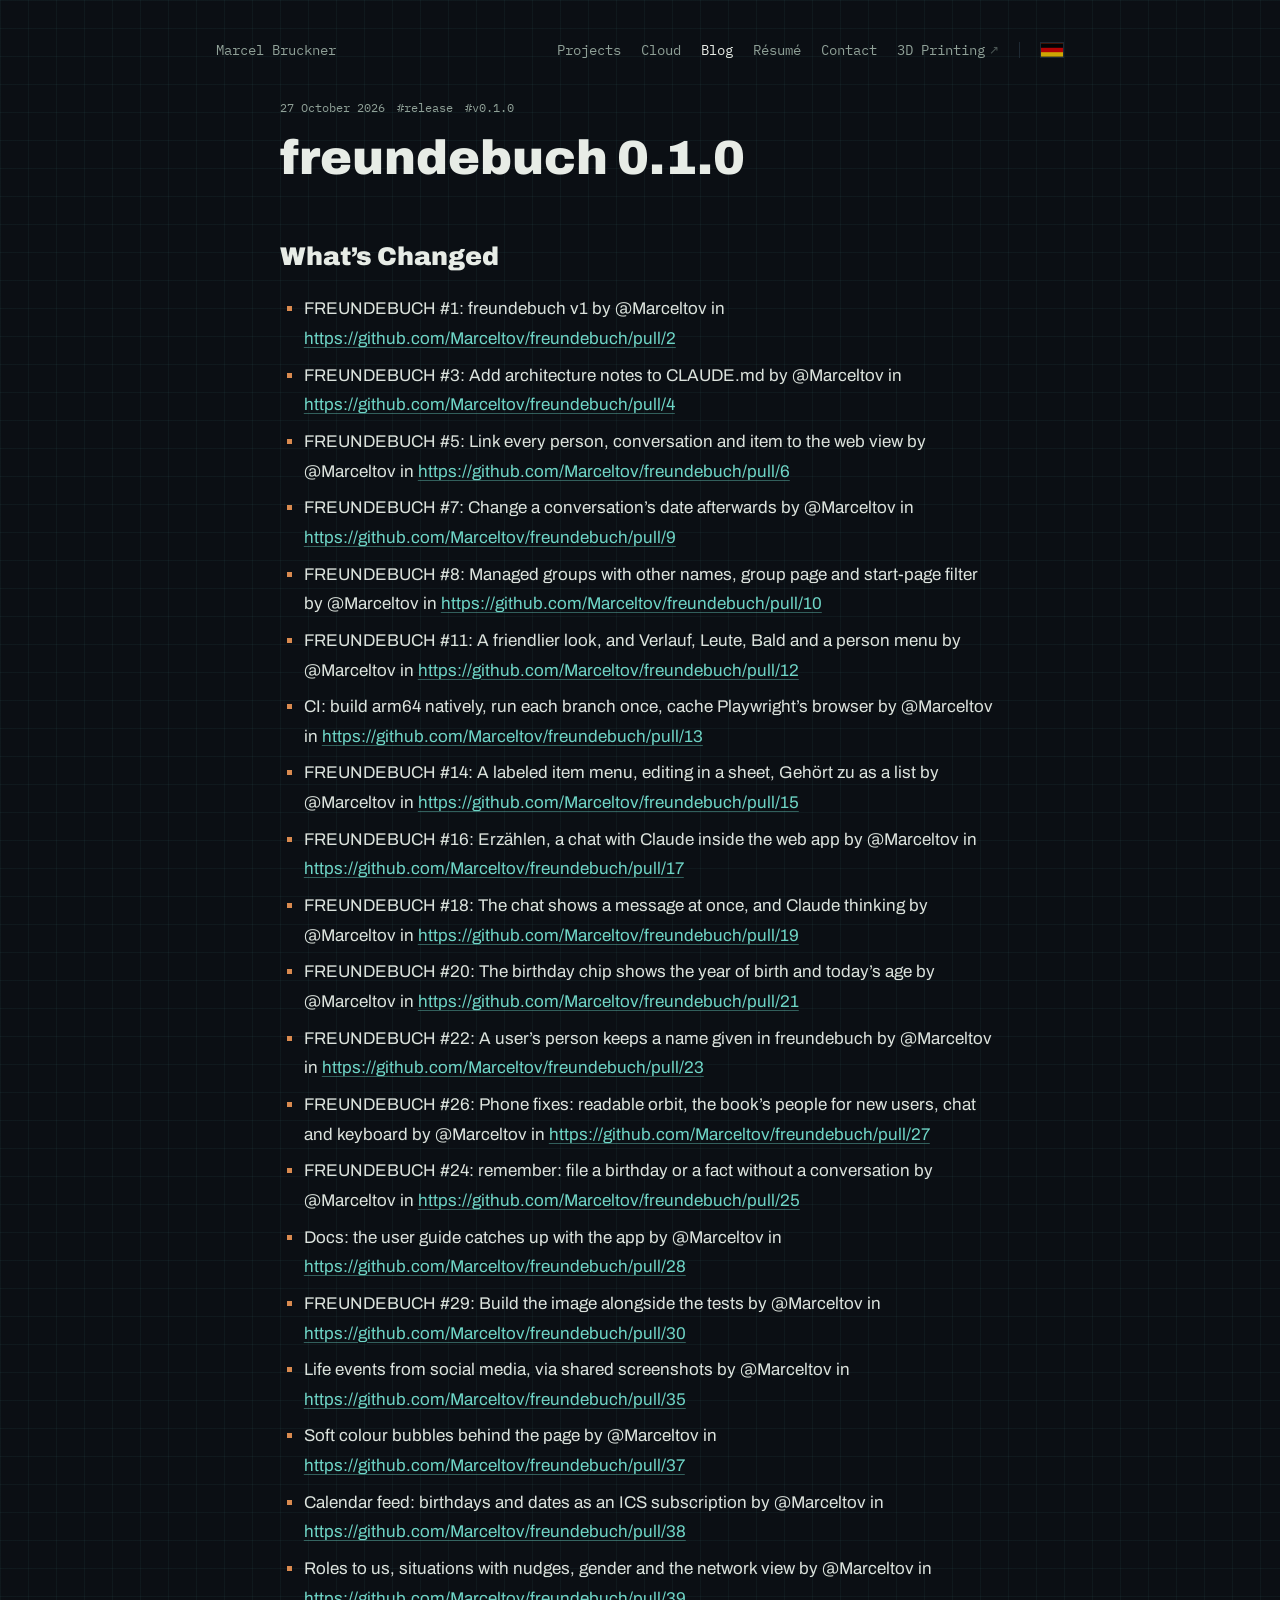
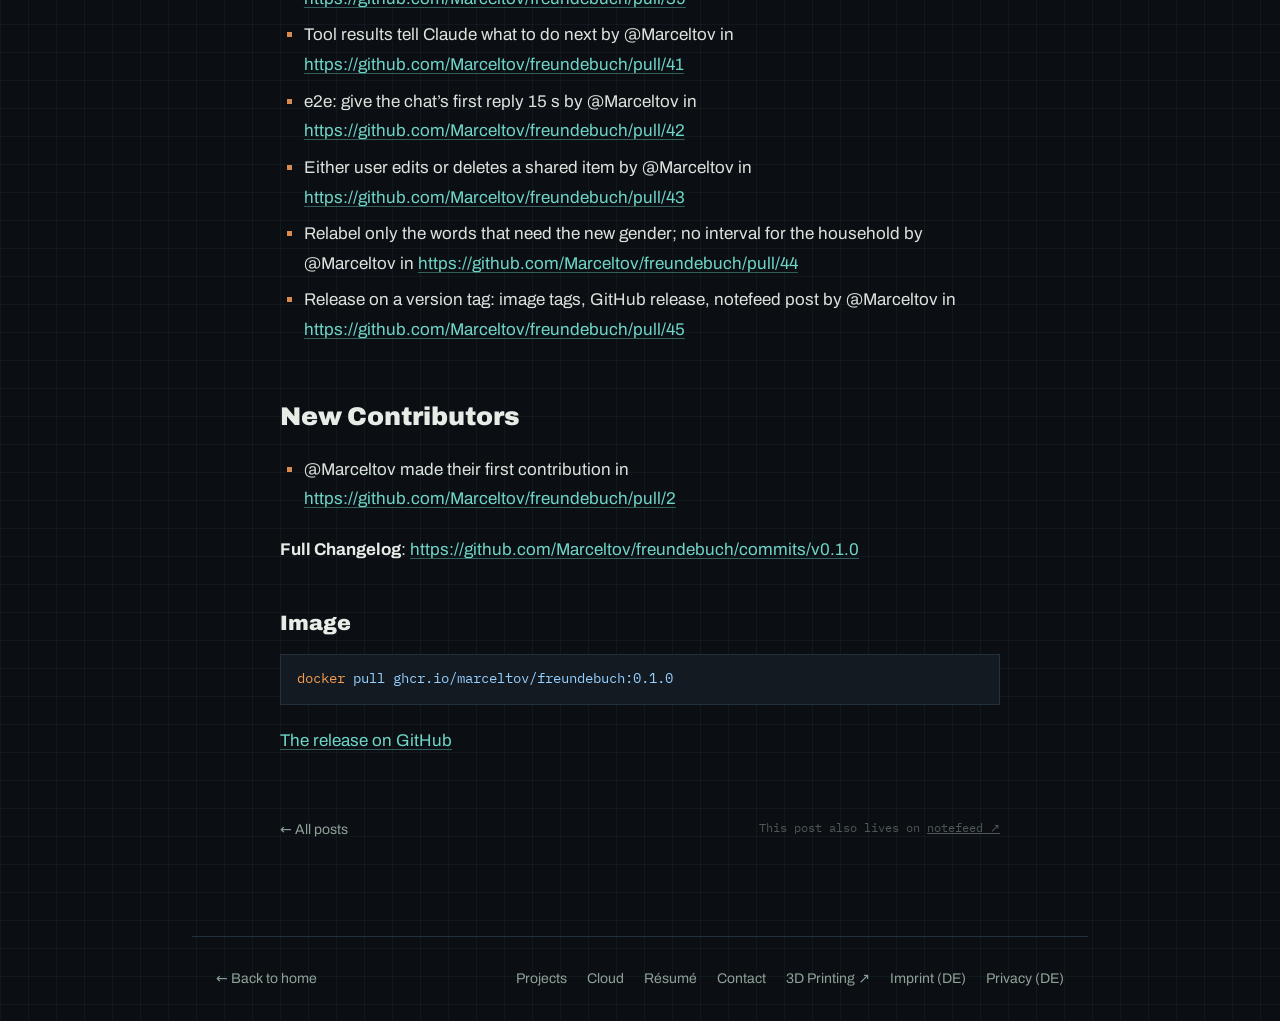
<file: blog/freundebuch-0-1-0/index.html>
<!DOCTYPE html><html lang="en"><head><meta charset="UTF-8"><meta name="viewport" content="width=device-width, initial-scale=1.0"><meta name="description" content="The release on GitHub"><title>freundebuch 0.1.0 · Marcel Bruckner</title><link rel="icon" href="/favicon.svg" type="image/svg+xml"><link rel="canonical" href="https://marcelbruckner.de/blog/freundebuch-0-1-0/"><link rel="alternate" type="application/rss+xml" title="Marcel Bruckner · Blog" href="/blog/rss.xml"><meta property="og:type" content="article"><meta property="og:locale" content="en_US"><meta property="og:site_name" content="Marcel Bruckner"><meta property="og:url" content="https://marcelbruckner.de/blog/freundebuch-0-1-0/"><meta property="og:title" content="freundebuch 0.1.0 · Marcel Bruckner"><meta property="og:description" content="The release on GitHub"><meta name="twitter:card" content="summary"><meta name="twitter:title" content="freundebuch 0.1.0 · Marcel Bruckner"><meta name="twitter:description" content="The release on GitHub"><link rel="stylesheet" href="/_astro/BaseLayout.D7RoX8_S.css"><style>.nav-menu[data-astro-cid-nen7h5rs] summary[data-astro-cid-nen7h5rs]::-webkit-details-marker{display:none}.nav-menu[data-astro-cid-nen7h5rs] .icon-close[data-astro-cid-nen7h5rs],.nav-menu[data-astro-cid-nen7h5rs][open] .icon-open[data-astro-cid-nen7h5rs]{display:none}.nav-menu[data-astro-cid-nen7h5rs][open] .icon-close[data-astro-cid-nen7h5rs]{display:block}
</style></head><body class="text-ink min-h-screen flex flex-col"><header class="relative max-w-4xl w-full mx-auto px-6 pt-10 flex items-center justify-between gap-4" data-astro-cid-nen7h5rs><a href="/en/" class="font-mono text-sm text-ink-soft hover:text-ink transition-colors" data-astro-cid-nen7h5rs>Marcel Bruckner</a><!-- Wide screens: one row of links --><nav class="hidden md:flex items-center gap-x-5 font-mono text-sm" data-astro-cid-nen7h5rs><a href="/en/projects" class="text-ink-soft hover:text-ink transition-colors" data-astro-cid-nen7h5rs>Projects</a><a href="/en/cloud" class="text-ink-soft hover:text-ink transition-colors" data-astro-cid-nen7h5rs>Cloud</a><span class="text-ink" aria-current="page" data-astro-cid-nen7h5rs>Blog</span><a href="/en/resume" class="text-ink-soft hover:text-ink transition-colors" data-astro-cid-nen7h5rs>Résumé</a><a href="/en/contact" class="text-ink-soft hover:text-ink transition-colors" data-astro-cid-nen7h5rs>Contact</a><a href="https://3dbruckner.de" target="_blank" rel="noopener noreferrer" class="text-ink-soft hover:text-ink transition-colors inline-flex items-center gap-1" data-astro-cid-nen7h5rs>3D Printing <span class="text-ink-soft/50 text-xs" aria-hidden="true" data-astro-cid-nen7h5rs>↗</span></a><a href="/blog" hreflang="de" lang="de" aria-label="Auf Deutsch wechseln" title="Deutsch" class="border-l border-line pl-5 flex items-center opacity-80 hover:opacity-100 transition-opacity" data-astro-cid-nen7h5rs><svg viewBox="0 0 5 3" class="w-6 h-4 border border-line" aria-hidden="true" data-astro-cid-nen7h5rs><rect width="5" height="3" fill="#ffce00" data-astro-cid-nen7h5rs></rect><rect width="5" height="2" fill="#dd0000" data-astro-cid-nen7h5rs></rect><rect width="5" height="1" fill="#000" data-astro-cid-nen7h5rs></rect></svg></a></nav><!-- Narrow screens: the same links in a dropdown --><details class="nav-menu md:hidden font-mono text-sm" data-astro-cid-nen7h5rs><summary aria-label="Menu" class="list-none cursor-pointer flex items-center justify-center w-10 h-10 -mr-2 text-ink-soft hover:text-ink transition-colors" data-astro-cid-nen7h5rs><svg viewBox="0 0 24 24" class="w-6 h-6 icon-open" fill="none" stroke="currentColor" stroke-width="1.5" stroke-linecap="round" aria-hidden="true" data-astro-cid-nen7h5rs><path d="M4 7h16M4 12h16M4 17h16" data-astro-cid-nen7h5rs></path></svg><svg viewBox="0 0 24 24" class="w-6 h-6 icon-close" fill="none" stroke="currentColor" stroke-width="1.5" stroke-linecap="round" aria-hidden="true" data-astro-cid-nen7h5rs><path d="M6 6l12 12M18 6L6 18" data-astro-cid-nen7h5rs></path></svg></summary><nav class="absolute right-6 top-full mt-2 z-50 min-w-48 flex flex-col bg-panel border border-line shadow-lg py-2" data-astro-cid-nen7h5rs><a href="/en/projects" class="px-4 py-2 border-l-2 border-transparent text-ink-soft hover:text-ink hover:bg-panel-soft transition-colors" data-astro-cid-nen7h5rs>Projects</a><a href="/en/cloud" class="px-4 py-2 border-l-2 border-transparent text-ink-soft hover:text-ink hover:bg-panel-soft transition-colors" data-astro-cid-nen7h5rs>Cloud</a><span class="px-4 py-2 text-ink border-l-2 border-copper" aria-current="page" data-astro-cid-nen7h5rs>Blog</span><a href="/en/resume" class="px-4 py-2 border-l-2 border-transparent text-ink-soft hover:text-ink hover:bg-panel-soft transition-colors" data-astro-cid-nen7h5rs>Résumé</a><a href="/en/contact" class="px-4 py-2 border-l-2 border-transparent text-ink-soft hover:text-ink hover:bg-panel-soft transition-colors" data-astro-cid-nen7h5rs>Contact</a><a href="https://3dbruckner.de" target="_blank" rel="noopener noreferrer" class="px-4 py-2 border-l-2 border-transparent text-ink-soft hover:text-ink hover:bg-panel-soft transition-colors inline-flex items-center gap-1" data-astro-cid-nen7h5rs>3D Printing <span class="text-ink-soft/50 text-xs" aria-hidden="true" data-astro-cid-nen7h5rs>↗</span></a><a href="/blog" hreflang="de" lang="de" aria-label="Auf Deutsch wechseln" class="mt-2 pt-3 pb-2 px-4 border-t border-l-2 border-l-transparent border-line text-ink-soft hover:text-ink transition-colors" data-astro-cid-nen7h5rs>Deutsch</a></nav></details></header><script type="module">for(let e of document.querySelectorAll(`.nav-menu`))document.addEventListener(`click`,t=>{e.open&&!e.contains(t.target)&&(e.open=!1)}),document.addEventListener(`keydown`,t=>{t.key===`Escape`&&e.open&&(e.open=!1,e.querySelector(`summary`)?.focus())});</script><main class="flex-1"><article class="max-w-3xl mx-auto px-6 pt-10 pb-16"><p class="font-mono text-xs text-ink-soft mb-4 flex flex-wrap gap-x-3 gap-y-1"><time datetime="2026-10-27T10:38:06.988Z">27 October 2026</time><span>#release</span><span>#v0.1.0</span></p><h1 class="text-3xl md:text-5xl font-black leading-[1.1] text-ink mb-10 text-balance">freundebuch 0.1.0</h1><div class="post"><h2 id="whats-changed">What’s Changed</h2>
<ul>
<li>FREUNDEBUCH #1: freundebuch v1 by @Marceltov in <a href="https://github.com/Marceltov/freundebuch/pull/2">https://github.com/Marceltov/freundebuch/pull/2</a></li>
<li>FREUNDEBUCH #3: Add architecture notes to CLAUDE.md by @Marceltov in <a href="https://github.com/Marceltov/freundebuch/pull/4">https://github.com/Marceltov/freundebuch/pull/4</a></li>
<li>FREUNDEBUCH #5: Link every person, conversation and item to the web view by @Marceltov in <a href="https://github.com/Marceltov/freundebuch/pull/6">https://github.com/Marceltov/freundebuch/pull/6</a></li>
<li>FREUNDEBUCH #7: Change a conversation’s date afterwards by @Marceltov in <a href="https://github.com/Marceltov/freundebuch/pull/9">https://github.com/Marceltov/freundebuch/pull/9</a></li>
<li>FREUNDEBUCH #8: Managed groups with other names, group page and start-page filter by @Marceltov in <a href="https://github.com/Marceltov/freundebuch/pull/10">https://github.com/Marceltov/freundebuch/pull/10</a></li>
<li>FREUNDEBUCH #11: A friendlier look, and Verlauf, Leute, Bald and a person menu by @Marceltov in <a href="https://github.com/Marceltov/freundebuch/pull/12">https://github.com/Marceltov/freundebuch/pull/12</a></li>
<li>CI: build arm64 natively, run each branch once, cache Playwright’s browser by @Marceltov in <a href="https://github.com/Marceltov/freundebuch/pull/13">https://github.com/Marceltov/freundebuch/pull/13</a></li>
<li>FREUNDEBUCH #14: A labeled item menu, editing in a sheet, Gehört zu as a list by @Marceltov in <a href="https://github.com/Marceltov/freundebuch/pull/15">https://github.com/Marceltov/freundebuch/pull/15</a></li>
<li>FREUNDEBUCH #16: Erzählen, a chat with Claude inside the web app by @Marceltov in <a href="https://github.com/Marceltov/freundebuch/pull/17">https://github.com/Marceltov/freundebuch/pull/17</a></li>
<li>FREUNDEBUCH #18: The chat shows a message at once, and Claude thinking by @Marceltov in <a href="https://github.com/Marceltov/freundebuch/pull/19">https://github.com/Marceltov/freundebuch/pull/19</a></li>
<li>FREUNDEBUCH #20: The birthday chip shows the year of birth and today’s age by @Marceltov in <a href="https://github.com/Marceltov/freundebuch/pull/21">https://github.com/Marceltov/freundebuch/pull/21</a></li>
<li>FREUNDEBUCH #22: A user’s person keeps a name given in freundebuch by @Marceltov in <a href="https://github.com/Marceltov/freundebuch/pull/23">https://github.com/Marceltov/freundebuch/pull/23</a></li>
<li>FREUNDEBUCH #26: Phone fixes: readable orbit, the book’s people for new users, chat and keyboard by @Marceltov in <a href="https://github.com/Marceltov/freundebuch/pull/27">https://github.com/Marceltov/freundebuch/pull/27</a></li>
<li>FREUNDEBUCH #24: remember: file a birthday or a fact without a conversation by @Marceltov in <a href="https://github.com/Marceltov/freundebuch/pull/25">https://github.com/Marceltov/freundebuch/pull/25</a></li>
<li>Docs: the user guide catches up with the app by @Marceltov in <a href="https://github.com/Marceltov/freundebuch/pull/28">https://github.com/Marceltov/freundebuch/pull/28</a></li>
<li>FREUNDEBUCH #29: Build the image alongside the tests by @Marceltov in <a href="https://github.com/Marceltov/freundebuch/pull/30">https://github.com/Marceltov/freundebuch/pull/30</a></li>
<li>Life events from social media, via shared screenshots by @Marceltov in <a href="https://github.com/Marceltov/freundebuch/pull/35">https://github.com/Marceltov/freundebuch/pull/35</a></li>
<li>Soft colour bubbles behind the page by @Marceltov in <a href="https://github.com/Marceltov/freundebuch/pull/37">https://github.com/Marceltov/freundebuch/pull/37</a></li>
<li>Calendar feed: birthdays and dates as an ICS subscription by @Marceltov in <a href="https://github.com/Marceltov/freundebuch/pull/38">https://github.com/Marceltov/freundebuch/pull/38</a></li>
<li>Roles to us, situations with nudges, gender and the network view by @Marceltov in <a href="https://github.com/Marceltov/freundebuch/pull/39">https://github.com/Marceltov/freundebuch/pull/39</a></li>
<li>Tool results tell Claude what to do next by @Marceltov in <a href="https://github.com/Marceltov/freundebuch/pull/41">https://github.com/Marceltov/freundebuch/pull/41</a></li>
<li>e2e: give the chat’s first reply 15 s by @Marceltov in <a href="https://github.com/Marceltov/freundebuch/pull/42">https://github.com/Marceltov/freundebuch/pull/42</a></li>
<li>Either user edits or deletes a shared item by @Marceltov in <a href="https://github.com/Marceltov/freundebuch/pull/43">https://github.com/Marceltov/freundebuch/pull/43</a></li>
<li>Relabel only the words that need the new gender; no interval for the household by @Marceltov in <a href="https://github.com/Marceltov/freundebuch/pull/44">https://github.com/Marceltov/freundebuch/pull/44</a></li>
<li>Release on a version tag: image tags, GitHub release, notefeed post by @Marceltov in <a href="https://github.com/Marceltov/freundebuch/pull/45">https://github.com/Marceltov/freundebuch/pull/45</a></li>
</ul>
<h2 id="new-contributors">New Contributors</h2>
<ul>
<li>@Marceltov made their first contribution in <a href="https://github.com/Marceltov/freundebuch/pull/2">https://github.com/Marceltov/freundebuch/pull/2</a></li>
</ul>
<p><strong>Full Changelog</strong>: <a href="https://github.com/Marceltov/freundebuch/commits/v0.1.0">https://github.com/Marceltov/freundebuch/commits/v0.1.0</a></p>
<h3 id="image">Image</h3>
<pre class="astro-code github-dark-dimmed" style="background-color:#22272e;color:#adbac7; overflow-x: auto;" tabindex="0" data-language="sh"><code><span class="line"><span style="color:#F69D50">docker</span><span style="color:#96D0FF"> pull</span><span style="color:#96D0FF"> ghcr.io/marceltov/freundebuch:0.1.0</span></span></code></pre>
<p><a href="https://github.com/Marceltov/freundebuch/releases/tag/v0.1.0">The release on GitHub</a></p>
</div></article><section class="max-w-3xl mx-auto px-6 pb-24 flex flex-col sm:flex-row sm:justify-between gap-3 text-sm"><a href="/en/blog" class="text-ink-soft hover:text-ink transition-colors">← All posts</a><p class="text-ink-soft/50 text-xs font-mono">This post also lives on <a href="https://notefeed.me/r/freundebuch/OU5iUcxQTRXzK9Gb9TWa4A" target="_blank" rel="noopener noreferrer" class="underline hover:text-ink-soft transition-colors">notefeed ↗</a></p></section></main><footer class="max-w-4xl w-full mx-auto px-6 py-8 border-t border-line flex flex-col sm:flex-row sm:items-center justify-between gap-3"><a href="/en/" class="text-ink-soft text-sm hover:text-ink transition-colors">← Back to home</a><div class="flex flex-wrap gap-x-5 gap-y-2 text-sm"><a href="/en/projects" class="text-ink-soft hover:text-ink transition-colors">Projects</a><a href="/en/cloud" class="text-ink-soft hover:text-ink transition-colors">Cloud</a><a href="/en/resume" class="text-ink-soft hover:text-ink transition-colors">Résumé</a><a href="/en/contact" class="text-ink-soft hover:text-ink transition-colors">Contact</a><a href="https://3dbruckner.de" target="_blank" rel="noopener noreferrer" class="text-ink-soft hover:text-ink transition-colors">3D Printing ↗</a><a href="/impressum" class="text-ink-soft hover:text-ink transition-colors">Imprint (DE)</a><a href="/datenschutz" class="text-ink-soft hover:text-ink transition-colors">Privacy (DE)</a></div></footer></body></html><script type="module" src="/_astro/_slug_.astro_astro_type_script_index_0_lang.bDwsEDk6.js"></script>
</file>
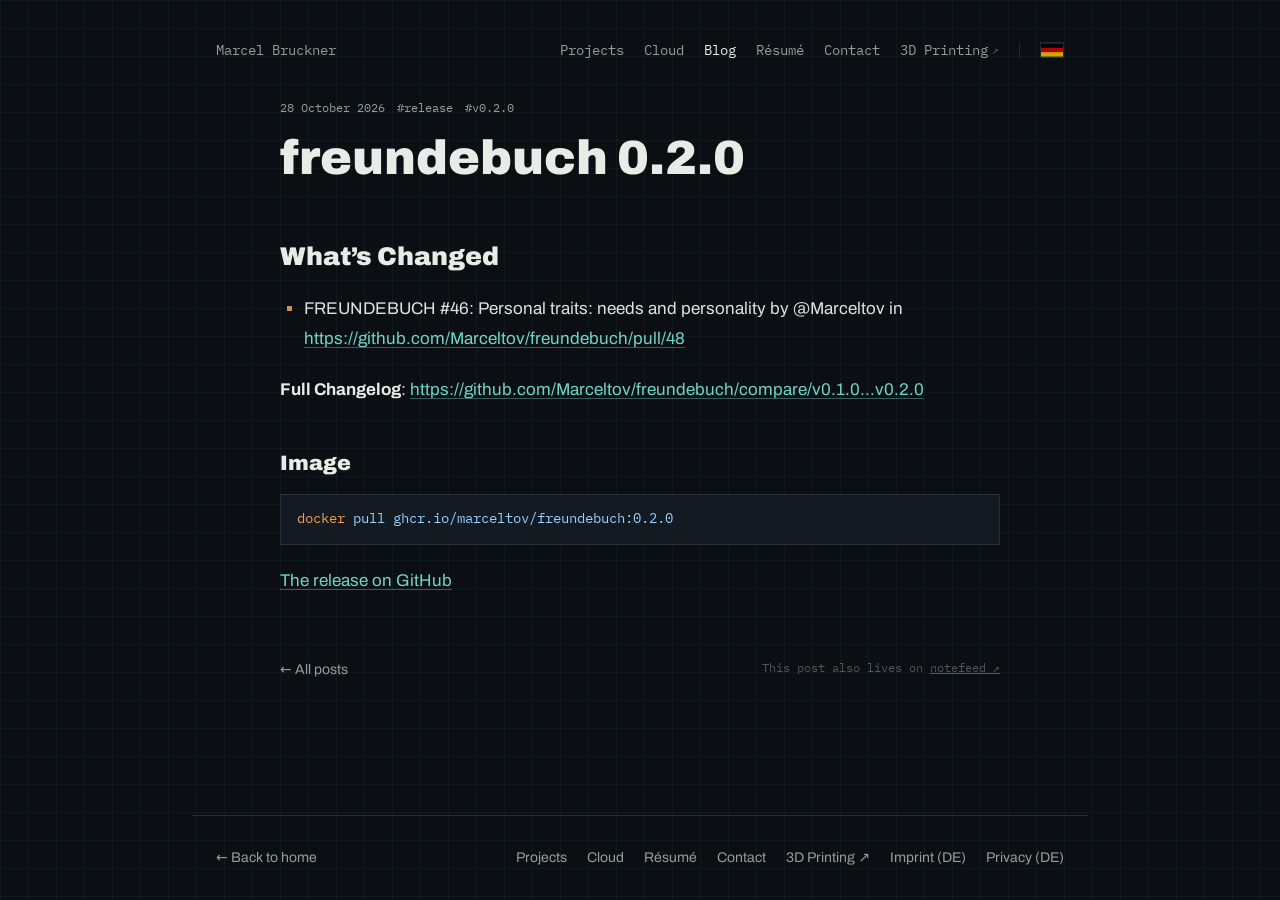
<file: blog/freundebuch-0-2-0/index.html>
<!DOCTYPE html><html lang="en"><head><meta charset="UTF-8"><meta name="viewport" content="width=device-width, initial-scale=1.0"><meta name="description" content="The release on GitHub"><title>freundebuch 0.2.0 · Marcel Bruckner</title><link rel="icon" href="/favicon.svg" type="image/svg+xml"><link rel="canonical" href="https://marcelbruckner.de/blog/freundebuch-0-2-0/"><link rel="alternate" type="application/rss+xml" title="Marcel Bruckner · Blog" href="/blog/rss.xml"><meta property="og:type" content="article"><meta property="og:locale" content="en_US"><meta property="og:site_name" content="Marcel Bruckner"><meta property="og:url" content="https://marcelbruckner.de/blog/freundebuch-0-2-0/"><meta property="og:title" content="freundebuch 0.2.0 · Marcel Bruckner"><meta property="og:description" content="The release on GitHub"><meta name="twitter:card" content="summary"><meta name="twitter:title" content="freundebuch 0.2.0 · Marcel Bruckner"><meta name="twitter:description" content="The release on GitHub"><link rel="stylesheet" href="/_astro/BaseLayout.D7RoX8_S.css"><style>.nav-menu[data-astro-cid-nen7h5rs] summary[data-astro-cid-nen7h5rs]::-webkit-details-marker{display:none}.nav-menu[data-astro-cid-nen7h5rs] .icon-close[data-astro-cid-nen7h5rs],.nav-menu[data-astro-cid-nen7h5rs][open] .icon-open[data-astro-cid-nen7h5rs]{display:none}.nav-menu[data-astro-cid-nen7h5rs][open] .icon-close[data-astro-cid-nen7h5rs]{display:block}
</style></head><body class="text-ink min-h-screen flex flex-col"><header class="relative max-w-4xl w-full mx-auto px-6 pt-10 flex items-center justify-between gap-4" data-astro-cid-nen7h5rs><a href="/en/" class="font-mono text-sm text-ink-soft hover:text-ink transition-colors" data-astro-cid-nen7h5rs>Marcel Bruckner</a><!-- Wide screens: one row of links --><nav class="hidden md:flex items-center gap-x-5 font-mono text-sm" data-astro-cid-nen7h5rs><a href="/en/projects" class="text-ink-soft hover:text-ink transition-colors" data-astro-cid-nen7h5rs>Projects</a><a href="/en/cloud" class="text-ink-soft hover:text-ink transition-colors" data-astro-cid-nen7h5rs>Cloud</a><span class="text-ink" aria-current="page" data-astro-cid-nen7h5rs>Blog</span><a href="/en/resume" class="text-ink-soft hover:text-ink transition-colors" data-astro-cid-nen7h5rs>Résumé</a><a href="/en/contact" class="text-ink-soft hover:text-ink transition-colors" data-astro-cid-nen7h5rs>Contact</a><a href="https://3dbruckner.de" target="_blank" rel="noopener noreferrer" class="text-ink-soft hover:text-ink transition-colors inline-flex items-center gap-1" data-astro-cid-nen7h5rs>3D Printing <span class="text-ink-soft/50 text-xs" aria-hidden="true" data-astro-cid-nen7h5rs>↗</span></a><a href="/blog" hreflang="de" lang="de" aria-label="Auf Deutsch wechseln" title="Deutsch" class="border-l border-line pl-5 flex items-center opacity-80 hover:opacity-100 transition-opacity" data-astro-cid-nen7h5rs><svg viewBox="0 0 5 3" class="w-6 h-4 border border-line" aria-hidden="true" data-astro-cid-nen7h5rs><rect width="5" height="3" fill="#ffce00" data-astro-cid-nen7h5rs></rect><rect width="5" height="2" fill="#dd0000" data-astro-cid-nen7h5rs></rect><rect width="5" height="1" fill="#000" data-astro-cid-nen7h5rs></rect></svg></a></nav><!-- Narrow screens: the same links in a dropdown --><details class="nav-menu md:hidden font-mono text-sm" data-astro-cid-nen7h5rs><summary aria-label="Menu" class="list-none cursor-pointer flex items-center justify-center w-10 h-10 -mr-2 text-ink-soft hover:text-ink transition-colors" data-astro-cid-nen7h5rs><svg viewBox="0 0 24 24" class="w-6 h-6 icon-open" fill="none" stroke="currentColor" stroke-width="1.5" stroke-linecap="round" aria-hidden="true" data-astro-cid-nen7h5rs><path d="M4 7h16M4 12h16M4 17h16" data-astro-cid-nen7h5rs></path></svg><svg viewBox="0 0 24 24" class="w-6 h-6 icon-close" fill="none" stroke="currentColor" stroke-width="1.5" stroke-linecap="round" aria-hidden="true" data-astro-cid-nen7h5rs><path d="M6 6l12 12M18 6L6 18" data-astro-cid-nen7h5rs></path></svg></summary><nav class="absolute right-6 top-full mt-2 z-50 min-w-48 flex flex-col bg-panel border border-line shadow-lg py-2" data-astro-cid-nen7h5rs><a href="/en/projects" class="px-4 py-2 border-l-2 border-transparent text-ink-soft hover:text-ink hover:bg-panel-soft transition-colors" data-astro-cid-nen7h5rs>Projects</a><a href="/en/cloud" class="px-4 py-2 border-l-2 border-transparent text-ink-soft hover:text-ink hover:bg-panel-soft transition-colors" data-astro-cid-nen7h5rs>Cloud</a><span class="px-4 py-2 text-ink border-l-2 border-copper" aria-current="page" data-astro-cid-nen7h5rs>Blog</span><a href="/en/resume" class="px-4 py-2 border-l-2 border-transparent text-ink-soft hover:text-ink hover:bg-panel-soft transition-colors" data-astro-cid-nen7h5rs>Résumé</a><a href="/en/contact" class="px-4 py-2 border-l-2 border-transparent text-ink-soft hover:text-ink hover:bg-panel-soft transition-colors" data-astro-cid-nen7h5rs>Contact</a><a href="https://3dbruckner.de" target="_blank" rel="noopener noreferrer" class="px-4 py-2 border-l-2 border-transparent text-ink-soft hover:text-ink hover:bg-panel-soft transition-colors inline-flex items-center gap-1" data-astro-cid-nen7h5rs>3D Printing <span class="text-ink-soft/50 text-xs" aria-hidden="true" data-astro-cid-nen7h5rs>↗</span></a><a href="/blog" hreflang="de" lang="de" aria-label="Auf Deutsch wechseln" class="mt-2 pt-3 pb-2 px-4 border-t border-l-2 border-l-transparent border-line text-ink-soft hover:text-ink transition-colors" data-astro-cid-nen7h5rs>Deutsch</a></nav></details></header><script type="module">for(let e of document.querySelectorAll(`.nav-menu`))document.addEventListener(`click`,t=>{e.open&&!e.contains(t.target)&&(e.open=!1)}),document.addEventListener(`keydown`,t=>{t.key===`Escape`&&e.open&&(e.open=!1,e.querySelector(`summary`)?.focus())});</script><main class="flex-1"><article class="max-w-3xl mx-auto px-6 pt-10 pb-16"><p class="font-mono text-xs text-ink-soft mb-4 flex flex-wrap gap-x-3 gap-y-1"><time datetime="2026-10-28T21:47:56.610Z">28 October 2026</time><span>#release</span><span>#v0.2.0</span></p><h1 class="text-3xl md:text-5xl font-black leading-[1.1] text-ink mb-10 text-balance">freundebuch 0.2.0</h1><div class="post"><h2 id="whats-changed">What’s Changed</h2>
<ul>
<li>FREUNDEBUCH #46: Personal traits: needs and personality by @Marceltov in <a href="https://github.com/Marceltov/freundebuch/pull/48">https://github.com/Marceltov/freundebuch/pull/48</a></li>
</ul>
<p><strong>Full Changelog</strong>: <a href="https://github.com/Marceltov/freundebuch/compare/v0.1.0...v0.2.0">https://github.com/Marceltov/freundebuch/compare/v0.1.0...v0.2.0</a></p>
<h3 id="image">Image</h3>
<pre class="astro-code github-dark-dimmed" style="background-color:#22272e;color:#adbac7; overflow-x: auto;" tabindex="0" data-language="sh"><code><span class="line"><span style="color:#F69D50">docker</span><span style="color:#96D0FF"> pull</span><span style="color:#96D0FF"> ghcr.io/marceltov/freundebuch:0.2.0</span></span></code></pre>
<p><a href="https://github.com/Marceltov/freundebuch/releases/tag/v0.2.0">The release on GitHub</a></p>
</div></article><section class="max-w-3xl mx-auto px-6 pb-24 flex flex-col sm:flex-row sm:justify-between gap-3 text-sm"><a href="/en/blog" class="text-ink-soft hover:text-ink transition-colors">← All posts</a><p class="text-ink-soft/50 text-xs font-mono">This post also lives on <a href="https://notefeed.me/r/freundebuch/q_eagzAl4MmfcI0FygdsZA" target="_blank" rel="noopener noreferrer" class="underline hover:text-ink-soft transition-colors">notefeed ↗</a></p></section></main><footer class="max-w-4xl w-full mx-auto px-6 py-8 border-t border-line flex flex-col sm:flex-row sm:items-center justify-between gap-3"><a href="/en/" class="text-ink-soft text-sm hover:text-ink transition-colors">← Back to home</a><div class="flex flex-wrap gap-x-5 gap-y-2 text-sm"><a href="/en/projects" class="text-ink-soft hover:text-ink transition-colors">Projects</a><a href="/en/cloud" class="text-ink-soft hover:text-ink transition-colors">Cloud</a><a href="/en/resume" class="text-ink-soft hover:text-ink transition-colors">Résumé</a><a href="/en/contact" class="text-ink-soft hover:text-ink transition-colors">Contact</a><a href="https://3dbruckner.de" target="_blank" rel="noopener noreferrer" class="text-ink-soft hover:text-ink transition-colors">3D Printing ↗</a><a href="/impressum" class="text-ink-soft hover:text-ink transition-colors">Imprint (DE)</a><a href="/datenschutz" class="text-ink-soft hover:text-ink transition-colors">Privacy (DE)</a></div></footer></body></html><script type="module" src="/_astro/_slug_.astro_astro_type_script_index_0_lang.bDwsEDk6.js"></script>
</file>
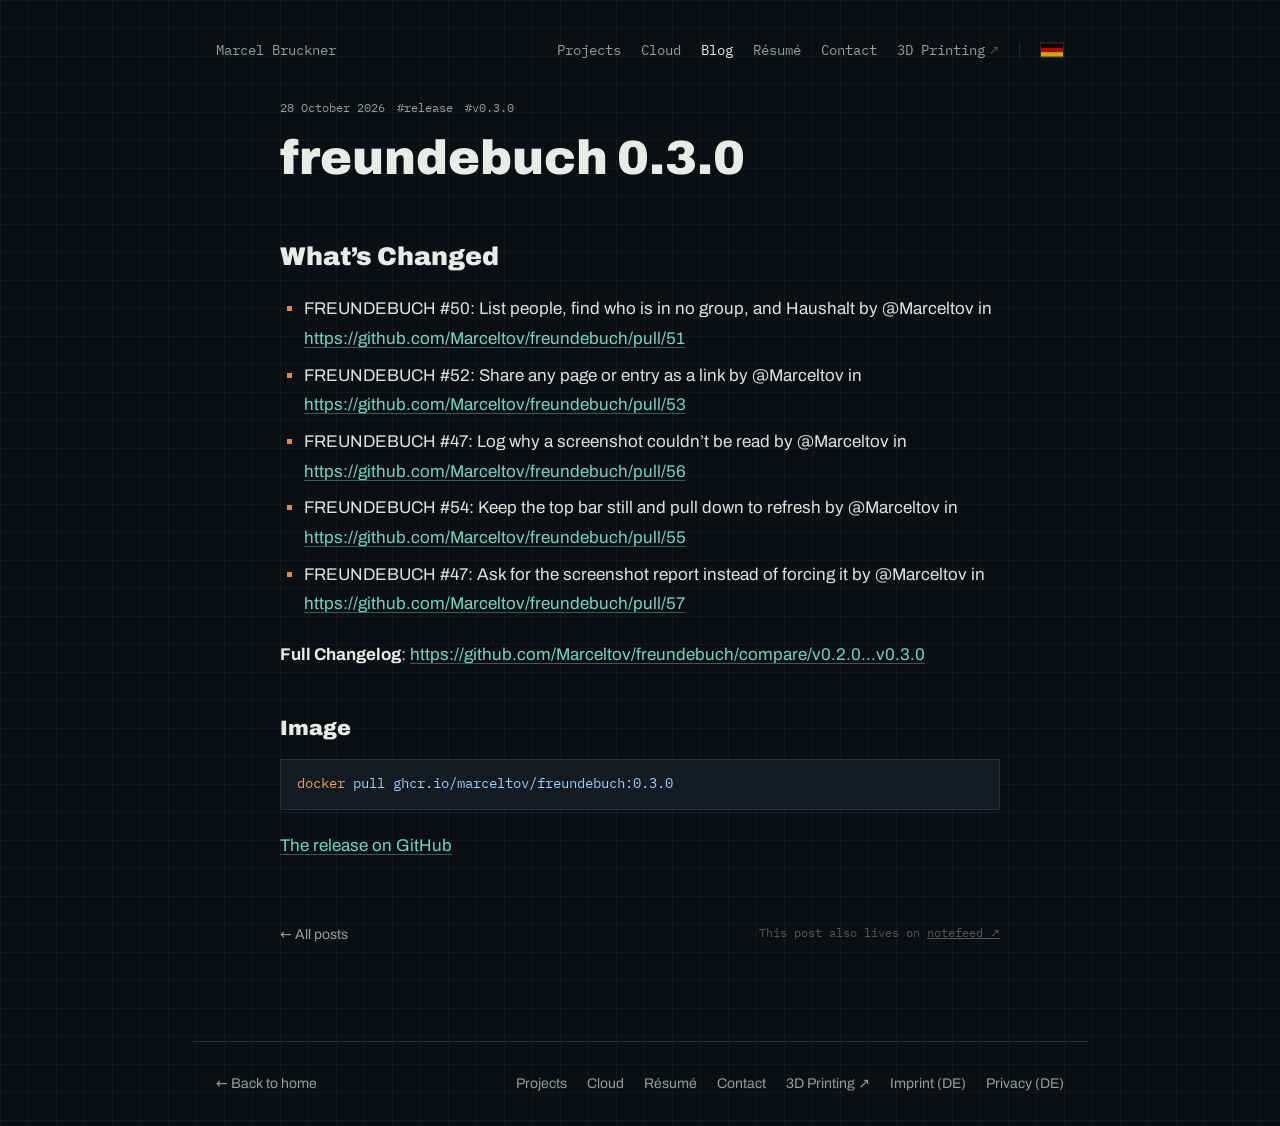
<file: blog/freundebuch-0-3-0/index.html>
<!DOCTYPE html><html lang="en"><head><meta charset="UTF-8"><meta name="viewport" content="width=device-width, initial-scale=1.0"><meta name="description" content="The release on GitHub"><title>freundebuch 0.3.0 · Marcel Bruckner</title><link rel="icon" href="/favicon.svg" type="image/svg+xml"><link rel="canonical" href="https://marcelbruckner.de/blog/freundebuch-0-3-0/"><link rel="alternate" type="application/rss+xml" title="Marcel Bruckner · Blog" href="/blog/rss.xml"><meta property="og:type" content="article"><meta property="og:locale" content="en_US"><meta property="og:site_name" content="Marcel Bruckner"><meta property="og:url" content="https://marcelbruckner.de/blog/freundebuch-0-3-0/"><meta property="og:title" content="freundebuch 0.3.0 · Marcel Bruckner"><meta property="og:description" content="The release on GitHub"><meta name="twitter:card" content="summary"><meta name="twitter:title" content="freundebuch 0.3.0 · Marcel Bruckner"><meta name="twitter:description" content="The release on GitHub"><link rel="stylesheet" href="/_astro/BaseLayout.D7RoX8_S.css"><style>.nav-menu[data-astro-cid-nen7h5rs] summary[data-astro-cid-nen7h5rs]::-webkit-details-marker{display:none}.nav-menu[data-astro-cid-nen7h5rs] .icon-close[data-astro-cid-nen7h5rs],.nav-menu[data-astro-cid-nen7h5rs][open] .icon-open[data-astro-cid-nen7h5rs]{display:none}.nav-menu[data-astro-cid-nen7h5rs][open] .icon-close[data-astro-cid-nen7h5rs]{display:block}
</style></head><body class="text-ink min-h-screen flex flex-col"><header class="relative max-w-4xl w-full mx-auto px-6 pt-10 flex items-center justify-between gap-4" data-astro-cid-nen7h5rs><a href="/en/" class="font-mono text-sm text-ink-soft hover:text-ink transition-colors" data-astro-cid-nen7h5rs>Marcel Bruckner</a><!-- Wide screens: one row of links --><nav class="hidden md:flex items-center gap-x-5 font-mono text-sm" data-astro-cid-nen7h5rs><a href="/en/projects" class="text-ink-soft hover:text-ink transition-colors" data-astro-cid-nen7h5rs>Projects</a><a href="/en/cloud" class="text-ink-soft hover:text-ink transition-colors" data-astro-cid-nen7h5rs>Cloud</a><span class="text-ink" aria-current="page" data-astro-cid-nen7h5rs>Blog</span><a href="/en/resume" class="text-ink-soft hover:text-ink transition-colors" data-astro-cid-nen7h5rs>Résumé</a><a href="/en/contact" class="text-ink-soft hover:text-ink transition-colors" data-astro-cid-nen7h5rs>Contact</a><a href="https://3dbruckner.de" target="_blank" rel="noopener noreferrer" class="text-ink-soft hover:text-ink transition-colors inline-flex items-center gap-1" data-astro-cid-nen7h5rs>3D Printing <span class="text-ink-soft/50 text-xs" aria-hidden="true" data-astro-cid-nen7h5rs>↗</span></a><a href="/blog" hreflang="de" lang="de" aria-label="Auf Deutsch wechseln" title="Deutsch" class="border-l border-line pl-5 flex items-center opacity-80 hover:opacity-100 transition-opacity" data-astro-cid-nen7h5rs><svg viewBox="0 0 5 3" class="w-6 h-4 border border-line" aria-hidden="true" data-astro-cid-nen7h5rs><rect width="5" height="3" fill="#ffce00" data-astro-cid-nen7h5rs></rect><rect width="5" height="2" fill="#dd0000" data-astro-cid-nen7h5rs></rect><rect width="5" height="1" fill="#000" data-astro-cid-nen7h5rs></rect></svg></a></nav><!-- Narrow screens: the same links in a dropdown --><details class="nav-menu md:hidden font-mono text-sm" data-astro-cid-nen7h5rs><summary aria-label="Menu" class="list-none cursor-pointer flex items-center justify-center w-10 h-10 -mr-2 text-ink-soft hover:text-ink transition-colors" data-astro-cid-nen7h5rs><svg viewBox="0 0 24 24" class="w-6 h-6 icon-open" fill="none" stroke="currentColor" stroke-width="1.5" stroke-linecap="round" aria-hidden="true" data-astro-cid-nen7h5rs><path d="M4 7h16M4 12h16M4 17h16" data-astro-cid-nen7h5rs></path></svg><svg viewBox="0 0 24 24" class="w-6 h-6 icon-close" fill="none" stroke="currentColor" stroke-width="1.5" stroke-linecap="round" aria-hidden="true" data-astro-cid-nen7h5rs><path d="M6 6l12 12M18 6L6 18" data-astro-cid-nen7h5rs></path></svg></summary><nav class="absolute right-6 top-full mt-2 z-50 min-w-48 flex flex-col bg-panel border border-line shadow-lg py-2" data-astro-cid-nen7h5rs><a href="/en/projects" class="px-4 py-2 border-l-2 border-transparent text-ink-soft hover:text-ink hover:bg-panel-soft transition-colors" data-astro-cid-nen7h5rs>Projects</a><a href="/en/cloud" class="px-4 py-2 border-l-2 border-transparent text-ink-soft hover:text-ink hover:bg-panel-soft transition-colors" data-astro-cid-nen7h5rs>Cloud</a><span class="px-4 py-2 text-ink border-l-2 border-copper" aria-current="page" data-astro-cid-nen7h5rs>Blog</span><a href="/en/resume" class="px-4 py-2 border-l-2 border-transparent text-ink-soft hover:text-ink hover:bg-panel-soft transition-colors" data-astro-cid-nen7h5rs>Résumé</a><a href="/en/contact" class="px-4 py-2 border-l-2 border-transparent text-ink-soft hover:text-ink hover:bg-panel-soft transition-colors" data-astro-cid-nen7h5rs>Contact</a><a href="https://3dbruckner.de" target="_blank" rel="noopener noreferrer" class="px-4 py-2 border-l-2 border-transparent text-ink-soft hover:text-ink hover:bg-panel-soft transition-colors inline-flex items-center gap-1" data-astro-cid-nen7h5rs>3D Printing <span class="text-ink-soft/50 text-xs" aria-hidden="true" data-astro-cid-nen7h5rs>↗</span></a><a href="/blog" hreflang="de" lang="de" aria-label="Auf Deutsch wechseln" class="mt-2 pt-3 pb-2 px-4 border-t border-l-2 border-l-transparent border-line text-ink-soft hover:text-ink transition-colors" data-astro-cid-nen7h5rs>Deutsch</a></nav></details></header><script type="module">for(let e of document.querySelectorAll(`.nav-menu`))document.addEventListener(`click`,t=>{e.open&&!e.contains(t.target)&&(e.open=!1)}),document.addEventListener(`keydown`,t=>{t.key===`Escape`&&e.open&&(e.open=!1,e.querySelector(`summary`)?.focus())});</script><main class="flex-1"><article class="max-w-3xl mx-auto px-6 pt-10 pb-16"><p class="font-mono text-xs text-ink-soft mb-4 flex flex-wrap gap-x-3 gap-y-1"><time datetime="2026-10-28T22:58:12.670Z">28 October 2026</time><span>#release</span><span>#v0.3.0</span></p><h1 class="text-3xl md:text-5xl font-black leading-[1.1] text-ink mb-10 text-balance">freundebuch 0.3.0</h1><div class="post"><h2 id="whats-changed">What’s Changed</h2>
<ul>
<li>FREUNDEBUCH #50: List people, find who is in no group, and Haushalt by @Marceltov in <a href="https://github.com/Marceltov/freundebuch/pull/51">https://github.com/Marceltov/freundebuch/pull/51</a></li>
<li>FREUNDEBUCH #52: Share any page or entry as a link by @Marceltov in <a href="https://github.com/Marceltov/freundebuch/pull/53">https://github.com/Marceltov/freundebuch/pull/53</a></li>
<li>FREUNDEBUCH #47: Log why a screenshot couldn’t be read by @Marceltov in <a href="https://github.com/Marceltov/freundebuch/pull/56">https://github.com/Marceltov/freundebuch/pull/56</a></li>
<li>FREUNDEBUCH #54: Keep the top bar still and pull down to refresh by @Marceltov in <a href="https://github.com/Marceltov/freundebuch/pull/55">https://github.com/Marceltov/freundebuch/pull/55</a></li>
<li>FREUNDEBUCH #47: Ask for the screenshot report instead of forcing it by @Marceltov in <a href="https://github.com/Marceltov/freundebuch/pull/57">https://github.com/Marceltov/freundebuch/pull/57</a></li>
</ul>
<p><strong>Full Changelog</strong>: <a href="https://github.com/Marceltov/freundebuch/compare/v0.2.0...v0.3.0">https://github.com/Marceltov/freundebuch/compare/v0.2.0...v0.3.0</a></p>
<h3 id="image">Image</h3>
<pre class="astro-code github-dark-dimmed" style="background-color:#22272e;color:#adbac7; overflow-x: auto;" tabindex="0" data-language="sh"><code><span class="line"><span style="color:#F69D50">docker</span><span style="color:#96D0FF"> pull</span><span style="color:#96D0FF"> ghcr.io/marceltov/freundebuch:0.3.0</span></span></code></pre>
<p><a href="https://github.com/Marceltov/freundebuch/releases/tag/v0.3.0">The release on GitHub</a></p>
</div></article><section class="max-w-3xl mx-auto px-6 pb-24 flex flex-col sm:flex-row sm:justify-between gap-3 text-sm"><a href="/en/blog" class="text-ink-soft hover:text-ink transition-colors">← All posts</a><p class="text-ink-soft/50 text-xs font-mono">This post also lives on <a href="https://notefeed.me/r/freundebuch/CJXVaTYEQT3KyokLzYh2eA" target="_blank" rel="noopener noreferrer" class="underline hover:text-ink-soft transition-colors">notefeed ↗</a></p></section></main><footer class="max-w-4xl w-full mx-auto px-6 py-8 border-t border-line flex flex-col sm:flex-row sm:items-center justify-between gap-3"><a href="/en/" class="text-ink-soft text-sm hover:text-ink transition-colors">← Back to home</a><div class="flex flex-wrap gap-x-5 gap-y-2 text-sm"><a href="/en/projects" class="text-ink-soft hover:text-ink transition-colors">Projects</a><a href="/en/cloud" class="text-ink-soft hover:text-ink transition-colors">Cloud</a><a href="/en/resume" class="text-ink-soft hover:text-ink transition-colors">Résumé</a><a href="/en/contact" class="text-ink-soft hover:text-ink transition-colors">Contact</a><a href="https://3dbruckner.de" target="_blank" rel="noopener noreferrer" class="text-ink-soft hover:text-ink transition-colors">3D Printing ↗</a><a href="/impressum" class="text-ink-soft hover:text-ink transition-colors">Imprint (DE)</a><a href="/datenschutz" class="text-ink-soft hover:text-ink transition-colors">Privacy (DE)</a></div></footer></body></html><script type="module" src="/_astro/_slug_.astro_astro_type_script_index_0_lang.bDwsEDk6.js"></script>
</file>
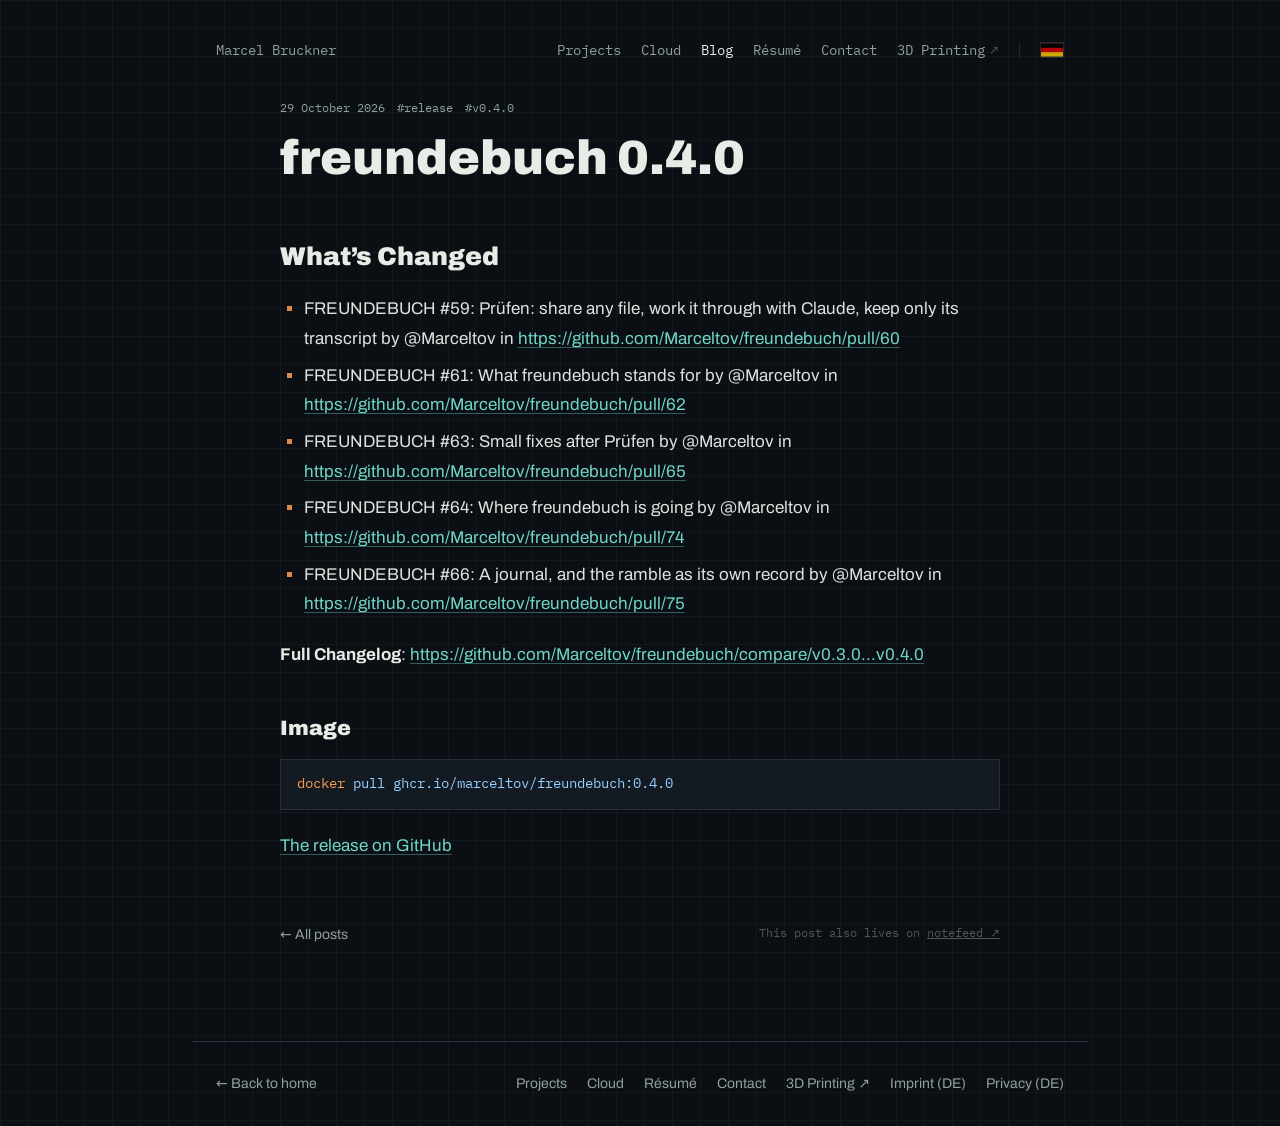
<file: blog/freundebuch-0-4-0/index.html>
<!DOCTYPE html><html lang="en"><head><meta charset="UTF-8"><meta name="viewport" content="width=device-width, initial-scale=1.0"><meta name="description" content="The release on GitHub"><title>freundebuch 0.4.0 · Marcel Bruckner</title><link rel="icon" href="/favicon.svg" type="image/svg+xml"><link rel="canonical" href="https://marcelbruckner.de/blog/freundebuch-0-4-0/"><link rel="alternate" type="application/rss+xml" title="Marcel Bruckner · Blog" href="/blog/rss.xml"><meta property="og:type" content="article"><meta property="og:locale" content="en_US"><meta property="og:site_name" content="Marcel Bruckner"><meta property="og:url" content="https://marcelbruckner.de/blog/freundebuch-0-4-0/"><meta property="og:title" content="freundebuch 0.4.0 · Marcel Bruckner"><meta property="og:description" content="The release on GitHub"><meta name="twitter:card" content="summary"><meta name="twitter:title" content="freundebuch 0.4.0 · Marcel Bruckner"><meta name="twitter:description" content="The release on GitHub"><link rel="stylesheet" href="/_astro/BaseLayout.D7RoX8_S.css"><style>.nav-menu[data-astro-cid-nen7h5rs] summary[data-astro-cid-nen7h5rs]::-webkit-details-marker{display:none}.nav-menu[data-astro-cid-nen7h5rs] .icon-close[data-astro-cid-nen7h5rs],.nav-menu[data-astro-cid-nen7h5rs][open] .icon-open[data-astro-cid-nen7h5rs]{display:none}.nav-menu[data-astro-cid-nen7h5rs][open] .icon-close[data-astro-cid-nen7h5rs]{display:block}
</style></head><body class="text-ink min-h-screen flex flex-col"><header class="relative max-w-4xl w-full mx-auto px-6 pt-10 flex items-center justify-between gap-4" data-astro-cid-nen7h5rs><a href="/en/" class="font-mono text-sm text-ink-soft hover:text-ink transition-colors" data-astro-cid-nen7h5rs>Marcel Bruckner</a><!-- Wide screens: one row of links --><nav class="hidden md:flex items-center gap-x-5 font-mono text-sm" data-astro-cid-nen7h5rs><a href="/en/projects" class="text-ink-soft hover:text-ink transition-colors" data-astro-cid-nen7h5rs>Projects</a><a href="/en/cloud" class="text-ink-soft hover:text-ink transition-colors" data-astro-cid-nen7h5rs>Cloud</a><span class="text-ink" aria-current="page" data-astro-cid-nen7h5rs>Blog</span><a href="/en/resume" class="text-ink-soft hover:text-ink transition-colors" data-astro-cid-nen7h5rs>Résumé</a><a href="/en/contact" class="text-ink-soft hover:text-ink transition-colors" data-astro-cid-nen7h5rs>Contact</a><a href="https://3dbruckner.de" target="_blank" rel="noopener noreferrer" class="text-ink-soft hover:text-ink transition-colors inline-flex items-center gap-1" data-astro-cid-nen7h5rs>3D Printing <span class="text-ink-soft/50 text-xs" aria-hidden="true" data-astro-cid-nen7h5rs>↗</span></a><a href="/blog" hreflang="de" lang="de" aria-label="Auf Deutsch wechseln" title="Deutsch" class="border-l border-line pl-5 flex items-center opacity-80 hover:opacity-100 transition-opacity" data-astro-cid-nen7h5rs><svg viewBox="0 0 5 3" class="w-6 h-4 border border-line" aria-hidden="true" data-astro-cid-nen7h5rs><rect width="5" height="3" fill="#ffce00" data-astro-cid-nen7h5rs></rect><rect width="5" height="2" fill="#dd0000" data-astro-cid-nen7h5rs></rect><rect width="5" height="1" fill="#000" data-astro-cid-nen7h5rs></rect></svg></a></nav><!-- Narrow screens: the same links in a dropdown --><details class="nav-menu md:hidden font-mono text-sm" data-astro-cid-nen7h5rs><summary aria-label="Menu" class="list-none cursor-pointer flex items-center justify-center w-10 h-10 -mr-2 text-ink-soft hover:text-ink transition-colors" data-astro-cid-nen7h5rs><svg viewBox="0 0 24 24" class="w-6 h-6 icon-open" fill="none" stroke="currentColor" stroke-width="1.5" stroke-linecap="round" aria-hidden="true" data-astro-cid-nen7h5rs><path d="M4 7h16M4 12h16M4 17h16" data-astro-cid-nen7h5rs></path></svg><svg viewBox="0 0 24 24" class="w-6 h-6 icon-close" fill="none" stroke="currentColor" stroke-width="1.5" stroke-linecap="round" aria-hidden="true" data-astro-cid-nen7h5rs><path d="M6 6l12 12M18 6L6 18" data-astro-cid-nen7h5rs></path></svg></summary><nav class="absolute right-6 top-full mt-2 z-50 min-w-48 flex flex-col bg-panel border border-line shadow-lg py-2" data-astro-cid-nen7h5rs><a href="/en/projects" class="px-4 py-2 border-l-2 border-transparent text-ink-soft hover:text-ink hover:bg-panel-soft transition-colors" data-astro-cid-nen7h5rs>Projects</a><a href="/en/cloud" class="px-4 py-2 border-l-2 border-transparent text-ink-soft hover:text-ink hover:bg-panel-soft transition-colors" data-astro-cid-nen7h5rs>Cloud</a><span class="px-4 py-2 text-ink border-l-2 border-copper" aria-current="page" data-astro-cid-nen7h5rs>Blog</span><a href="/en/resume" class="px-4 py-2 border-l-2 border-transparent text-ink-soft hover:text-ink hover:bg-panel-soft transition-colors" data-astro-cid-nen7h5rs>Résumé</a><a href="/en/contact" class="px-4 py-2 border-l-2 border-transparent text-ink-soft hover:text-ink hover:bg-panel-soft transition-colors" data-astro-cid-nen7h5rs>Contact</a><a href="https://3dbruckner.de" target="_blank" rel="noopener noreferrer" class="px-4 py-2 border-l-2 border-transparent text-ink-soft hover:text-ink hover:bg-panel-soft transition-colors inline-flex items-center gap-1" data-astro-cid-nen7h5rs>3D Printing <span class="text-ink-soft/50 text-xs" aria-hidden="true" data-astro-cid-nen7h5rs>↗</span></a><a href="/blog" hreflang="de" lang="de" aria-label="Auf Deutsch wechseln" class="mt-2 pt-3 pb-2 px-4 border-t border-l-2 border-l-transparent border-line text-ink-soft hover:text-ink transition-colors" data-astro-cid-nen7h5rs>Deutsch</a></nav></details></header><script type="module">for(let e of document.querySelectorAll(`.nav-menu`))document.addEventListener(`click`,t=>{e.open&&!e.contains(t.target)&&(e.open=!1)}),document.addEventListener(`keydown`,t=>{t.key===`Escape`&&e.open&&(e.open=!1,e.querySelector(`summary`)?.focus())});</script><main class="flex-1"><article class="max-w-3xl mx-auto px-6 pt-10 pb-16"><p class="font-mono text-xs text-ink-soft mb-4 flex flex-wrap gap-x-3 gap-y-1"><time datetime="2026-10-29T15:32:01.968Z">29 October 2026</time><span>#release</span><span>#v0.4.0</span></p><h1 class="text-3xl md:text-5xl font-black leading-[1.1] text-ink mb-10 text-balance">freundebuch 0.4.0</h1><div class="post"><h2 id="whats-changed">What’s Changed</h2>
<ul>
<li>FREUNDEBUCH #59: Prüfen: share any file, work it through with Claude, keep only its transcript by @Marceltov in <a href="https://github.com/Marceltov/freundebuch/pull/60">https://github.com/Marceltov/freundebuch/pull/60</a></li>
<li>FREUNDEBUCH #61: What freundebuch stands for by @Marceltov in <a href="https://github.com/Marceltov/freundebuch/pull/62">https://github.com/Marceltov/freundebuch/pull/62</a></li>
<li>FREUNDEBUCH #63: Small fixes after Prüfen by @Marceltov in <a href="https://github.com/Marceltov/freundebuch/pull/65">https://github.com/Marceltov/freundebuch/pull/65</a></li>
<li>FREUNDEBUCH #64: Where freundebuch is going by @Marceltov in <a href="https://github.com/Marceltov/freundebuch/pull/74">https://github.com/Marceltov/freundebuch/pull/74</a></li>
<li>FREUNDEBUCH #66: A journal, and the ramble as its own record by @Marceltov in <a href="https://github.com/Marceltov/freundebuch/pull/75">https://github.com/Marceltov/freundebuch/pull/75</a></li>
</ul>
<p><strong>Full Changelog</strong>: <a href="https://github.com/Marceltov/freundebuch/compare/v0.3.0...v0.4.0">https://github.com/Marceltov/freundebuch/compare/v0.3.0...v0.4.0</a></p>
<h3 id="image">Image</h3>
<pre class="astro-code github-dark-dimmed" style="background-color:#22272e;color:#adbac7; overflow-x: auto;" tabindex="0" data-language="sh"><code><span class="line"><span style="color:#F69D50">docker</span><span style="color:#96D0FF"> pull</span><span style="color:#96D0FF"> ghcr.io/marceltov/freundebuch:0.4.0</span></span></code></pre>
<p><a href="https://github.com/Marceltov/freundebuch/releases/tag/v0.4.0">The release on GitHub</a></p>
</div></article><section class="max-w-3xl mx-auto px-6 pb-24 flex flex-col sm:flex-row sm:justify-between gap-3 text-sm"><a href="/en/blog" class="text-ink-soft hover:text-ink transition-colors">← All posts</a><p class="text-ink-soft/50 text-xs font-mono">This post also lives on <a href="https://notefeed.me/r/freundebuch/s79Z5d222uQ5cwgxa2WErQ" target="_blank" rel="noopener noreferrer" class="underline hover:text-ink-soft transition-colors">notefeed ↗</a></p></section></main><footer class="max-w-4xl w-full mx-auto px-6 py-8 border-t border-line flex flex-col sm:flex-row sm:items-center justify-between gap-3"><a href="/en/" class="text-ink-soft text-sm hover:text-ink transition-colors">← Back to home</a><div class="flex flex-wrap gap-x-5 gap-y-2 text-sm"><a href="/en/projects" class="text-ink-soft hover:text-ink transition-colors">Projects</a><a href="/en/cloud" class="text-ink-soft hover:text-ink transition-colors">Cloud</a><a href="/en/resume" class="text-ink-soft hover:text-ink transition-colors">Résumé</a><a href="/en/contact" class="text-ink-soft hover:text-ink transition-colors">Contact</a><a href="https://3dbruckner.de" target="_blank" rel="noopener noreferrer" class="text-ink-soft hover:text-ink transition-colors">3D Printing ↗</a><a href="/impressum" class="text-ink-soft hover:text-ink transition-colors">Imprint (DE)</a><a href="/datenschutz" class="text-ink-soft hover:text-ink transition-colors">Privacy (DE)</a></div></footer></body></html><script type="module" src="/_astro/_slug_.astro_astro_type_script_index_0_lang.bDwsEDk6.js"></script>
</file>
<file: _astro/BaseLayout.D7RoX8_S.css>
/*! tailwindcss v4.3.3 | MIT License | https://tailwindcss.com */
@layer properties{@supports (((-webkit-hyphens:none)) and (not (margin-trim:inline))) or ((-moz-orient:inline) and (not (color:rgb(from red r g b)))){*,:before,:after,::backdrop{--tw-border-style:solid;--tw-leading:initial;--tw-font-weight:initial;--tw-shadow:0 0 #0000;--tw-shadow-color:initial;--tw-shadow-alpha:100%;--tw-inset-shadow:0 0 #0000;--tw-inset-shadow-color:initial;--tw-inset-shadow-alpha:100%;--tw-ring-color:initial;--tw-ring-shadow:0 0 #0000;--tw-inset-ring-color:initial;--tw-inset-ring-shadow:0 0 #0000;--tw-ring-inset:initial;--tw-ring-offset-width:0px;--tw-ring-offset-color:#fff;--tw-ring-offset-shadow:0 0 #0000;--tw-blur:initial;--tw-brightness:initial;--tw-contrast:initial;--tw-grayscale:initial;--tw-hue-rotate:initial;--tw-invert:initial;--tw-opacity:initial;--tw-saturate:initial;--tw-sepia:initial;--tw-drop-shadow:initial;--tw-drop-shadow-color:initial;--tw-drop-shadow-alpha:100%;--tw-drop-shadow-size:initial;--tw-translate-x:0;--tw-translate-y:0;--tw-translate-z:0}}}@layer theme{:root,:host{--font-sans:"Archivo", ui-sans-serif, system-ui, sans-serif;--font-mono:"IBM Plex Mono", ui-monospace, "SF Mono", monospace;--spacing:.25rem;--container-md:28rem;--container-2xl:42rem;--container-3xl:48rem;--container-4xl:56rem;--text-xs:.75rem;--text-xs--line-height:calc(1 / .75);--text-sm:.875rem;--text-sm--line-height:calc(1.25 / .875);--text-lg:1.125rem;--text-lg--line-height:calc(1.75 / 1.125);--text-2xl:1.5rem;--text-2xl--line-height:calc(2 / 1.5);--text-3xl:1.875rem;--text-3xl--line-height:calc(2.25 / 1.875);--text-4xl:2.25rem;--text-4xl--line-height:calc(2.5 / 2.25);--text-5xl:3rem;--text-5xl--line-height:1;--font-weight-normal:400;--font-weight-semibold:600;--font-weight-bold:700;--font-weight-black:900;--leading-snug:1.375;--leading-relaxed:1.625;--default-transition-duration:.15s;--default-transition-timing-function:cubic-bezier(.4, 0, .2, 1);--default-font-family:var(--font-sans);--default-mono-font-family:var(--font-mono);--color-void:#0b0f14;--color-panel:#131a22;--color-panel-soft:#0f1620;--color-ink:#e7ece6;--color-ink-soft:#8fa097;--color-copper:#d98a4f;--color-copper-dark:#a85f2c;--color-signal:#6fd6c7;--color-print:#a48cf0;--color-line:#24303b}}@layer base{*,:after,:before,::backdrop{box-sizing:border-box;border:0 solid;margin:0;padding:0}::file-selector-button{box-sizing:border-box;border:0 solid;margin:0;padding:0}html,:host{-webkit-text-size-adjust:100%;tab-size:4;line-height:1.5;font-family:var(--default-font-family,-apple-system, BlinkMacSystemFont, "Segoe UI", Roboto, "Helvetica Neue", "Noto Sans", Arial, sans-serif, "Apple Color Emoji", "Segoe UI Emoji", "Segoe UI Symbol", "Noto Color Emoji");font-feature-settings:var(--default-font-feature-settings,normal);font-variation-settings:var(--default-font-variation-settings,normal);-webkit-tap-highlight-color:transparent}hr{height:0;color:inherit;border-top-width:1px}abbr:where([title]){text-decoration:underline dotted}h1,h2,h3,h4,h5,h6{font-size:inherit;font-weight:inherit}a{color:inherit;-webkit-text-decoration:inherit;-webkit-text-decoration:inherit;-webkit-text-decoration:inherit;text-decoration:inherit}b,strong{font-weight:bolder}code,kbd,samp,pre{font-family:var(--default-mono-font-family,ui-monospace, SFMono-Regular, Menlo, Monaco, Consolas, "Liberation Mono", "Courier New", monospace);font-feature-settings:var(--default-mono-font-feature-settings,normal);font-variation-settings:var(--default-mono-font-variation-settings,normal);font-size:1em}small{font-size:80%}sub,sup{vertical-align:baseline;font-size:75%;line-height:0;position:relative}sub{bottom:-.25em}sup{top:-.5em}table{text-indent:0;border-color:inherit;border-collapse:collapse}:-moz-focusring:where(:not(iframe)){outline:auto}progress{vertical-align:baseline}summary{display:list-item}ol,ul,menu{list-style:none}img,svg,video,canvas,audio,iframe,embed,object{vertical-align:middle;display:block}img,video{max-width:100%;height:auto}button,input,select,optgroup,textarea{font:inherit;font-feature-settings:inherit;font-variation-settings:inherit;letter-spacing:inherit;color:inherit;opacity:1;background-color:#0000;border-radius:0}::file-selector-button{font:inherit;font-feature-settings:inherit;font-variation-settings:inherit;letter-spacing:inherit;color:inherit;opacity:1;background-color:#0000;border-radius:0}:where(select:is([multiple],[size])) optgroup{font-weight:bolder}:where(select:is([multiple],[size])) optgroup option{padding-inline-start:20px}::file-selector-button{margin-inline-end:4px}::placeholder{opacity:1}@supports (not ((-webkit-appearance:-apple-pay-button))) or (contain-intrinsic-size:1px){::placeholder{color:currentColor}@supports (color:color-mix(in lab, red, red)){::placeholder{color:color-mix(in oklab, currentcolor 50%, transparent)}}}textarea{resize:vertical}::-webkit-search-decoration{-webkit-appearance:none}::-webkit-date-and-time-value{min-height:1lh;text-align:inherit}::-webkit-datetime-edit{display:inline-flex}::-webkit-datetime-edit-fields-wrapper{padding:0}::-webkit-datetime-edit{padding-block:0}::-webkit-datetime-edit-year-field{padding-block:0}::-webkit-datetime-edit-month-field{padding-block:0}::-webkit-datetime-edit-day-field{padding-block:0}::-webkit-datetime-edit-hour-field{padding-block:0}::-webkit-datetime-edit-minute-field{padding-block:0}::-webkit-datetime-edit-second-field{padding-block:0}::-webkit-datetime-edit-millisecond-field{padding-block:0}::-webkit-datetime-edit-meridiem-field{padding-block:0}::-webkit-calendar-picker-indicator{line-height:1}:-moz-ui-invalid{box-shadow:none}button,input:where([type=button],[type=reset],[type=submit]){appearance:button}::file-selector-button{appearance:button}::-webkit-inner-spin-button{height:auto}::-webkit-outer-spin-button{height:auto}[hidden]:where(:not([hidden=until-found])){display:none!important}body{font-family:var(--font-sans);isolation:isolate;background-color:var(--color-void);background-image:linear-gradient(90deg,#6fd6c70d 1px,#0000 1px),linear-gradient(#6fd6c70d 1px,#0000 1px);background-size:28px 28px;position:relative}body:before{content:"";z-index:-1;mix-blend-mode:screen;pointer-events:none;background-image:linear-gradient(115deg,#0000 32%,#6fd6c729 46%,#d98a4f24 54%,#0000 68%);background-position:0 0;background-size:320% 320%;animation:18s ease-in-out infinite grid-sweep;position:fixed;inset:0}}@layer components;@layer utilities{.pointer-events-none{pointer-events:none}.visible{visibility:visible}.absolute{position:absolute}.relative{position:relative}.static{position:static}.-top-2{top:calc(var(--spacing) * -2)}.top-full{top:100%}.-right-2{right:calc(var(--spacing) * -2)}.right-6{right:calc(var(--spacing) * 6)}.-bottom-2{bottom:calc(var(--spacing) * -2)}.-left-2{left:calc(var(--spacing) * -2)}.-left-\[10000px\]{left:-10000px}.z-50{z-index:50}.container{width:100%}@media (width>=40rem){.container{max-width:40rem}}@media (width>=48rem){.container{max-width:48rem}}@media (width>=64rem){.container{max-width:64rem}}@media (width>=80rem){.container{max-width:80rem}}@media (width>=96rem){.container{max-width:96rem}}.m-auto{margin:auto}.mx-auto{margin-inline:auto}.mt-1{margin-top:var(--spacing)}.mt-2{margin-top:calc(var(--spacing) * 2)}.mt-4{margin-top:calc(var(--spacing) * 4)}.mt-8{margin-top:calc(var(--spacing) * 8)}.mt-auto{margin-top:auto}.-mr-2{margin-right:calc(var(--spacing) * -2)}.mb-1{margin-bottom:var(--spacing)}.mb-2{margin-bottom:calc(var(--spacing) * 2)}.mb-3{margin-bottom:calc(var(--spacing) * 3)}.mb-4{margin-bottom:calc(var(--spacing) * 4)}.mb-6{margin-bottom:calc(var(--spacing) * 6)}.mb-8{margin-bottom:calc(var(--spacing) * 8)}.mb-10{margin-bottom:calc(var(--spacing) * 10)}.block{display:block}.flex{display:flex}.grid{display:grid}.hidden{display:none}.inline{display:inline}.inline-flex{display:inline-flex}.table{display:table}.h-2{height:calc(var(--spacing) * 2)}.h-4{height:calc(var(--spacing) * 4)}.h-6{height:calc(var(--spacing) * 6)}.h-10{height:calc(var(--spacing) * 10)}.h-28{height:calc(var(--spacing) * 28)}.h-auto{height:auto}.h-full{height:100%}.max-h-\[90vh\]{max-height:90vh}.min-h-screen{min-height:100vh}.w-2{width:calc(var(--spacing) * 2)}.w-4{width:calc(var(--spacing) * 4)}.w-6{width:calc(var(--spacing) * 6)}.w-10{width:calc(var(--spacing) * 10)}.w-28{width:calc(var(--spacing) * 28)}.w-full{width:100%}.max-w-2xl{max-width:var(--container-2xl)}.max-w-3xl{max-width:var(--container-3xl)}.max-w-4xl{max-width:var(--container-4xl)}.max-w-\[42ch\]{max-width:42ch}.max-w-\[58ch\]{max-width:58ch}.max-w-\[60ch\]{max-width:60ch}.max-w-\[65ch\]{max-width:65ch}.max-w-\[90vw\]{max-width:90vw}.max-w-md{max-width:var(--container-md)}.min-w-48{min-width:calc(var(--spacing) * 48)}.flex-1{flex:1}.shrink-0{flex-shrink:0}.cursor-pointer{cursor:pointer}.cursor-zoom-in{cursor:zoom-in}.cursor-zoom-out{cursor:zoom-out}.resize-none{resize:none}.list-none{list-style-type:none}.flex-col{flex-direction:column}.flex-col-reverse{flex-direction:column-reverse}.flex-wrap{flex-wrap:wrap}.items-center{align-items:center}.justify-between{justify-content:space-between}.justify-center{justify-content:center}.gap-1{gap:var(--spacing)}.gap-2{gap:calc(var(--spacing) * 2)}.gap-3{gap:calc(var(--spacing) * 3)}.gap-4{gap:calc(var(--spacing) * 4)}.gap-5{gap:calc(var(--spacing) * 5)}.gap-6{gap:calc(var(--spacing) * 6)}.gap-8{gap:calc(var(--spacing) * 8)}.gap-10{gap:calc(var(--spacing) * 10)}.gap-x-2{column-gap:calc(var(--spacing) * 2)}.gap-x-3{column-gap:calc(var(--spacing) * 3)}.gap-x-5{column-gap:calc(var(--spacing) * 5)}.gap-x-6{column-gap:calc(var(--spacing) * 6)}.gap-y-1{row-gap:var(--spacing)}.gap-y-2{row-gap:calc(var(--spacing) * 2)}.gap-y-8{row-gap:calc(var(--spacing) * 8)}.self-center{align-self:center}.self-start{align-self:flex-start}.rounded-full{border-radius:2147483647px}.border{border-style:var(--tw-border-style);border-width:1px}.border-0{border-style:var(--tw-border-style);border-width:0}.border-t{border-top-style:var(--tw-border-style);border-top-width:1px}.border-t-2{border-top-style:var(--tw-border-style);border-top-width:2px}.border-r-2{border-right-style:var(--tw-border-style);border-right-width:2px}.border-b-2{border-bottom-style:var(--tw-border-style);border-bottom-width:2px}.border-l{border-left-style:var(--tw-border-style);border-left-width:1px}.border-l-2{border-left-style:var(--tw-border-style);border-left-width:2px}.border-copper{border-color:var(--color-copper)}.border-copper\/50{border-color:#d98a4f80}@supports (color:color-mix(in lab, red, red)){.border-copper\/50{border-color:color-mix(in oklab, var(--color-copper) 50%, transparent)}}.border-line{border-color:var(--color-line)}.border-signal{border-color:var(--color-signal)}.border-transparent{border-color:#0000}.border-l-transparent{border-left-color:#0000}.bg-copper{background-color:var(--color-copper)}.bg-panel{background-color:var(--color-panel)}.bg-panel\/40{background-color:#131a2266}@supports (color:color-mix(in lab, red, red)){.bg-panel\/40{background-color:color-mix(in oklab, var(--color-panel) 40%, transparent)}}.bg-panel\/70{background-color:#131a22b3}@supports (color:color-mix(in lab, red, red)){.bg-panel\/70{background-color:color-mix(in oklab, var(--color-panel) 70%, transparent)}}.bg-print{background-color:var(--color-print)}.bg-signal{background-color:var(--color-signal)}.bg-transparent{background-color:#0000}.object-contain{object-fit:contain}.object-cover{object-fit:cover}.p-0{padding:0}.p-4{padding:calc(var(--spacing) * 4)}.p-6{padding:calc(var(--spacing) * 6)}.px-1\.5{padding-inline:calc(var(--spacing) * 1.5)}.px-4{padding-inline:calc(var(--spacing) * 4)}.px-5{padding-inline:calc(var(--spacing) * 5)}.px-6{padding-inline:calc(var(--spacing) * 6)}.py-0\.5{padding-block:calc(var(--spacing) * .5)}.py-2{padding-block:calc(var(--spacing) * 2)}.py-3{padding-block:calc(var(--spacing) * 3)}.py-4{padding-block:calc(var(--spacing) * 4)}.py-8{padding-block:calc(var(--spacing) * 8)}.py-20{padding-block:calc(var(--spacing) * 20)}.pt-3{padding-top:calc(var(--spacing) * 3)}.pt-10{padding-top:calc(var(--spacing) * 10)}.pb-2{padding-bottom:calc(var(--spacing) * 2)}.pb-12{padding-bottom:calc(var(--spacing) * 12)}.pb-16{padding-bottom:calc(var(--spacing) * 16)}.pb-20{padding-bottom:calc(var(--spacing) * 20)}.pb-24{padding-bottom:calc(var(--spacing) * 24)}.pl-5{padding-left:calc(var(--spacing) * 5)}.font-mono{font-family:var(--font-mono)}.text-2xl{font-size:var(--text-2xl);line-height:var(--tw-leading,var(--text-2xl--line-height))}.text-3xl{font-size:var(--text-3xl);line-height:var(--tw-leading,var(--text-3xl--line-height))}.text-4xl{font-size:var(--text-4xl);line-height:var(--tw-leading,var(--text-4xl--line-height))}.text-lg{font-size:var(--text-lg);line-height:var(--tw-leading,var(--text-lg--line-height))}.text-sm{font-size:var(--text-sm);line-height:var(--tw-leading,var(--text-sm--line-height))}.text-xs{font-size:var(--text-xs);line-height:var(--tw-leading,var(--text-xs--line-height))}.leading-\[1\.1\]{--tw-leading:1.1;line-height:1.1}.leading-relaxed{--tw-leading:var(--leading-relaxed);line-height:var(--leading-relaxed)}.leading-snug{--tw-leading:var(--leading-snug);line-height:var(--leading-snug)}.font-black{--tw-font-weight:var(--font-weight-black);font-weight:var(--font-weight-black)}.font-bold{--tw-font-weight:var(--font-weight-bold);font-weight:var(--font-weight-bold)}.font-normal{--tw-font-weight:var(--font-weight-normal);font-weight:var(--font-weight-normal)}.font-semibold{--tw-font-weight:var(--font-weight-semibold);font-weight:var(--font-weight-semibold)}.text-balance{text-wrap:balance}.break-words{overflow-wrap:break-word}.whitespace-nowrap{white-space:nowrap}.text-copper{color:var(--color-copper)}.text-ink{color:var(--color-ink)}.text-ink-soft{color:var(--color-ink-soft)}.text-ink-soft\/50{color:#8fa09780}@supports (color:color-mix(in lab, red, red)){.text-ink-soft\/50{color:color-mix(in oklab, var(--color-ink-soft) 50%, transparent)}}.text-ink-soft\/60{color:#8fa09799}@supports (color:color-mix(in lab, red, red)){.text-ink-soft\/60{color:color-mix(in oklab, var(--color-ink-soft) 60%, transparent)}}.text-print{color:var(--color-print)}.text-signal{color:var(--color-signal)}.text-void{color:var(--color-void)}.lowercase{text-transform:lowercase}.underline{text-decoration-line:underline}.placeholder-ink-soft\/40::placeholder{color:#8fa09766}@supports (color:color-mix(in lab, red, red)){.placeholder-ink-soft\/40::placeholder{color:color-mix(in oklab, var(--color-ink-soft) 40%, transparent)}}.opacity-80{opacity:.8}.shadow-lg{--tw-shadow:0 10px 15px -3px var(--tw-shadow-color,#0000001a), 0 4px 6px -4px var(--tw-shadow-color,#0000001a);box-shadow:var(--tw-inset-shadow), var(--tw-inset-ring-shadow), var(--tw-ring-offset-shadow), var(--tw-ring-shadow), var(--tw-shadow)}.grayscale-\[15\%\]{--tw-grayscale:grayscale(15%);filter:var(--tw-blur,) var(--tw-brightness,) var(--tw-contrast,) var(--tw-grayscale,) var(--tw-hue-rotate,) var(--tw-invert,) var(--tw-saturate,) var(--tw-sepia,) var(--tw-drop-shadow,)}.transition-\[filter\]{transition-property:filter;transition-timing-function:var(--tw-ease,var(--default-transition-timing-function));transition-duration:var(--tw-duration,var(--default-transition-duration))}.transition-colors{transition-property:color,background-color,border-color,outline-color,text-decoration-color,fill,stroke,--tw-gradient-from,--tw-gradient-via,--tw-gradient-to;transition-timing-function:var(--tw-ease,var(--default-transition-timing-function));transition-duration:var(--tw-duration,var(--default-transition-duration))}.transition-opacity{transition-property:opacity;transition-timing-function:var(--tw-ease,var(--default-transition-timing-function));transition-duration:var(--tw-duration,var(--default-transition-duration))}.transition-transform{transition-property:transform,translate,scale,rotate;transition-timing-function:var(--tw-ease,var(--default-transition-timing-function));transition-duration:var(--tw-duration,var(--default-transition-duration))}@media (hover:hover){.group-hover\:translate-x-1:is(:where(.group):hover *){--tw-translate-x:var(--spacing);translate:var(--tw-translate-x) var(--tw-translate-y)}.group-hover\:border-signal:is(:where(.group):hover *){border-color:var(--color-signal)}.group-hover\:text-ink-soft:is(:where(.group):hover *){color:var(--color-ink-soft)}.group-hover\:grayscale-0:is(:where(.group):hover *){--tw-grayscale:grayscale(0%);filter:var(--tw-blur,) var(--tw-brightness,) var(--tw-contrast,) var(--tw-grayscale,) var(--tw-hue-rotate,) var(--tw-invert,) var(--tw-saturate,) var(--tw-sepia,) var(--tw-drop-shadow,)}}.backdrop\:bg-void\/90::backdrop{background-color:#0b0f14e6}@supports (color:color-mix(in lab, red, red)){.backdrop\:bg-void\/90::backdrop{background-color:color-mix(in oklab, var(--color-void) 90%, transparent)}}.last\:pb-24:last-child{padding-bottom:calc(var(--spacing) * 24)}@media (hover:hover){.hover\:border-copper:hover{border-color:var(--color-copper)}.hover\:border-ink-soft:hover{border-color:var(--color-ink-soft)}.hover\:border-signal:hover{border-color:var(--color-signal)}.hover\:bg-copper-dark:hover{background-color:var(--color-copper-dark)}.hover\:bg-panel-soft:hover{background-color:var(--color-panel-soft)}.hover\:text-ink:hover{color:var(--color-ink)}.hover\:text-ink-soft:hover{color:var(--color-ink-soft)}.hover\:text-signal:hover{color:var(--color-signal)}.hover\:opacity-100:hover{opacity:1}}.focus\:border-signal:focus{border-color:var(--color-signal)}.focus\:outline-none:focus{--tw-outline-style:none;outline-style:none}.disabled\:cursor-not-allowed:disabled{cursor:not-allowed}.disabled\:opacity-50:disabled{opacity:.5}@media (width>=40rem){.sm\:grid-cols-2{grid-template-columns:repeat(2,minmax(0,1fr))}.sm\:flex-row{flex-direction:row}.sm\:items-center{align-items:center}.sm\:justify-between{justify-content:space-between}.sm\:p-6{padding:calc(var(--spacing) * 6)}}@media (width>=48rem){.md\:flex{display:flex}.md\:hidden{display:none}.md\:grid-cols-3{grid-template-columns:repeat(3,minmax(0,1fr))}.md\:flex-row{flex-direction:row}.md\:items-start{align-items:flex-start}.md\:justify-between{justify-content:space-between}.md\:self-auto{align-self:auto}.md\:text-5xl{font-size:var(--text-5xl);line-height:var(--tw-leading,var(--text-5xl--line-height))}}@media (width>=64rem){.lg\:col-span-5{grid-column:span 5/span 5}.lg\:col-span-7{grid-column:span 7/span 7}.lg\:grid-cols-3{grid-template-columns:repeat(3,minmax(0,1fr))}.lg\:grid-cols-12{grid-template-columns:repeat(12,minmax(0,1fr))}}}@font-face{font-family:Archivo;font-style:normal;font-display:swap;font-weight:400;src:url(/_astro/archivo-vietnamese-400-normal.BF4g3tCF.woff2)format("woff2"),url(/_astro/archivo-vietnamese-400-normal.FGOLYM1a.woff)format("woff");unicode-range:U+102-103,U+110-111,U+128-129,U+168-169,U+1A0-1A1,U+1AF-1B0,U+300-301,U+303-304,U+308-309,U+323,U+329,U+1EA0-1EF9,U+20AB}@font-face{font-family:Archivo;font-style:normal;font-display:swap;font-weight:400;src:url(/_astro/archivo-latin-ext-400-normal.B5tPZzqW.woff2)format("woff2"),url(/_astro/archivo-latin-ext-400-normal.DrmqtLj6.woff)format("woff");unicode-range:U+100-2BA,U+2BD-2C5,U+2C7-2CC,U+2CE-2D7,U+2DD-2FF,U+304,U+308,U+329,U+1D00-1DBF,U+1E00-1E9F,U+1EF2-1EFF,U+2020,U+20A0-20AB,U+20AD-20C0,U+2113,U+2C60-2C7F,U+A720-A7FF}@font-face{font-family:Archivo;font-style:normal;font-display:swap;font-weight:400;src:url(/_astro/archivo-latin-400-normal.C81ewxNO.woff2)format("woff2"),url(/_astro/archivo-latin-400-normal.Bl602Mgc.woff)format("woff");unicode-range:U+??,U+131,U+152-153,U+2BB-2BC,U+2C6,U+2DA,U+2DC,U+304,U+308,U+329,U+2000-206F,U+20AC,U+2122,U+2191,U+2193,U+2212,U+2215,U+FEFF,U+FFFD}@font-face{font-family:Archivo;font-style:normal;font-display:swap;font-weight:500;src:url(/_astro/archivo-vietnamese-500-normal.k0drYPZA.woff2)format("woff2"),url(/_astro/archivo-vietnamese-500-normal.7W3lD2kQ.woff)format("woff");unicode-range:U+102-103,U+110-111,U+128-129,U+168-169,U+1A0-1A1,U+1AF-1B0,U+300-301,U+303-304,U+308-309,U+323,U+329,U+1EA0-1EF9,U+20AB}@font-face{font-family:Archivo;font-style:normal;font-display:swap;font-weight:500;src:url(/_astro/archivo-latin-ext-500-normal.RFhg4CpD.woff2)format("woff2"),url(/_astro/archivo-latin-ext-500-normal.D7mXw3Kz.woff)format("woff");unicode-range:U+100-2BA,U+2BD-2C5,U+2C7-2CC,U+2CE-2D7,U+2DD-2FF,U+304,U+308,U+329,U+1D00-1DBF,U+1E00-1E9F,U+1EF2-1EFF,U+2020,U+20A0-20AB,U+20AD-20C0,U+2113,U+2C60-2C7F,U+A720-A7FF}@font-face{font-family:Archivo;font-style:normal;font-display:swap;font-weight:500;src:url(/_astro/archivo-latin-500-normal.CGugC8dq.woff2)format("woff2"),url(/_astro/archivo-latin-500-normal.pkzA7jw9.woff)format("woff");unicode-range:U+??,U+131,U+152-153,U+2BB-2BC,U+2C6,U+2DA,U+2DC,U+304,U+308,U+329,U+2000-206F,U+20AC,U+2122,U+2191,U+2193,U+2212,U+2215,U+FEFF,U+FFFD}@font-face{font-family:Archivo;font-style:normal;font-display:swap;font-weight:600;src:url(/_astro/archivo-vietnamese-600-normal.anCjMumA.woff2)format("woff2"),url(/_astro/archivo-vietnamese-600-normal.C8xBVdfP.woff)format("woff");unicode-range:U+102-103,U+110-111,U+128-129,U+168-169,U+1A0-1A1,U+1AF-1B0,U+300-301,U+303-304,U+308-309,U+323,U+329,U+1EA0-1EF9,U+20AB}@font-face{font-family:Archivo;font-style:normal;font-display:swap;font-weight:600;src:url(/_astro/archivo-latin-ext-600-normal.Dm61iqcg.woff2)format("woff2"),url(/_astro/archivo-latin-ext-600-normal.D7uErJuz.woff)format("woff");unicode-range:U+100-2BA,U+2BD-2C5,U+2C7-2CC,U+2CE-2D7,U+2DD-2FF,U+304,U+308,U+329,U+1D00-1DBF,U+1E00-1E9F,U+1EF2-1EFF,U+2020,U+20A0-20AB,U+20AD-20C0,U+2113,U+2C60-2C7F,U+A720-A7FF}@font-face{font-family:Archivo;font-style:normal;font-display:swap;font-weight:600;src:url(/_astro/archivo-latin-600-normal.3BBy0ZsW.woff2)format("woff2"),url(/_astro/archivo-latin-600-normal.DwYieO8P.woff)format("woff");unicode-range:U+??,U+131,U+152-153,U+2BB-2BC,U+2C6,U+2DA,U+2DC,U+304,U+308,U+329,U+2000-206F,U+20AC,U+2122,U+2191,U+2193,U+2212,U+2215,U+FEFF,U+FFFD}@font-face{font-family:Archivo;font-style:normal;font-display:swap;font-weight:700;src:url(/_astro/archivo-vietnamese-700-normal.nuAQAQa7.woff2)format("woff2"),url(/_astro/archivo-vietnamese-700-normal.Bz2vkKqq.woff)format("woff");unicode-range:U+102-103,U+110-111,U+128-129,U+168-169,U+1A0-1A1,U+1AF-1B0,U+300-301,U+303-304,U+308-309,U+323,U+329,U+1EA0-1EF9,U+20AB}@font-face{font-family:Archivo;font-style:normal;font-display:swap;font-weight:700;src:url(/_astro/archivo-latin-ext-700-normal.DD_nkw6b.woff2)format("woff2"),url(/_astro/archivo-latin-ext-700-normal.CgyfnKjw.woff)format("woff");unicode-range:U+100-2BA,U+2BD-2C5,U+2C7-2CC,U+2CE-2D7,U+2DD-2FF,U+304,U+308,U+329,U+1D00-1DBF,U+1E00-1E9F,U+1EF2-1EFF,U+2020,U+20A0-20AB,U+20AD-20C0,U+2113,U+2C60-2C7F,U+A720-A7FF}@font-face{font-family:Archivo;font-style:normal;font-display:swap;font-weight:700;src:url(/_astro/archivo-latin-700-normal.D9cHMWGj.woff2)format("woff2"),url(/_astro/archivo-latin-700-normal.lT5TFe7H.woff)format("woff");unicode-range:U+??,U+131,U+152-153,U+2BB-2BC,U+2C6,U+2DA,U+2DC,U+304,U+308,U+329,U+2000-206F,U+20AC,U+2122,U+2191,U+2193,U+2212,U+2215,U+FEFF,U+FFFD}@font-face{font-family:Archivo;font-style:normal;font-display:swap;font-weight:900;src:url(/_astro/archivo-vietnamese-900-normal.CTaGUQkG.woff2)format("woff2"),url(/_astro/archivo-vietnamese-900-normal.BsRv4e8b.woff)format("woff");unicode-range:U+102-103,U+110-111,U+128-129,U+168-169,U+1A0-1A1,U+1AF-1B0,U+300-301,U+303-304,U+308-309,U+323,U+329,U+1EA0-1EF9,U+20AB}@font-face{font-family:Archivo;font-style:normal;font-display:swap;font-weight:900;src:url(/_astro/archivo-latin-ext-900-normal.BTaU-39F.woff2)format("woff2"),url(/_astro/archivo-latin-ext-900-normal.DtTSfqvf.woff)format("woff");unicode-range:U+100-2BA,U+2BD-2C5,U+2C7-2CC,U+2CE-2D7,U+2DD-2FF,U+304,U+308,U+329,U+1D00-1DBF,U+1E00-1E9F,U+1EF2-1EFF,U+2020,U+20A0-20AB,U+20AD-20C0,U+2113,U+2C60-2C7F,U+A720-A7FF}@font-face{font-family:Archivo;font-style:normal;font-display:swap;font-weight:900;src:url(/_astro/archivo-latin-900-normal.D5FQlLQC.woff2)format("woff2"),url(/_astro/archivo-latin-900-normal.b9gKmcX7.woff)format("woff");unicode-range:U+??,U+131,U+152-153,U+2BB-2BC,U+2C6,U+2DA,U+2DC,U+304,U+308,U+329,U+2000-206F,U+20AC,U+2122,U+2191,U+2193,U+2212,U+2215,U+FEFF,U+FFFD}@font-face{font-family:IBM Plex Mono;font-style:normal;font-display:swap;font-weight:400;src:url(/_astro/ibm-plex-mono-cyrillic-ext-400-normal.xuaO2J-f.woff2)format("woff2"),url(/_astro/ibm-plex-mono-cyrillic-ext-400-normal.DMdlQ8Kv.woff)format("woff");unicode-range:U+460-52F,U+1C80-1C8A,U+20B4,U+2DE0-2DFF,U+A640-A69F,U+FE2E-FE2F}@font-face{font-family:IBM Plex Mono;font-style:normal;font-display:swap;font-weight:400;src:url(/_astro/ibm-plex-mono-cyrillic-400-normal.BSMlKf0J.woff2)format("woff2"),url(/_astro/ibm-plex-mono-cyrillic-400-normal.CEL4l2ZJ.woff)format("woff");unicode-range:U+301,U+400-45F,U+490-491,U+4B0-4B1,U+2116}@font-face{font-family:IBM Plex Mono;font-style:normal;font-display:swap;font-weight:400;src:url(/_astro/ibm-plex-mono-vietnamese-400-normal.BulugwFq.woff2)format("woff2"),url(/_astro/ibm-plex-mono-vietnamese-400-normal.DDuiU_S-.woff)format("woff");unicode-range:U+102-103,U+110-111,U+128-129,U+168-169,U+1A0-1A1,U+1AF-1B0,U+300-301,U+303-304,U+308-309,U+323,U+329,U+1EA0-1EF9,U+20AB}@font-face{font-family:IBM Plex Mono;font-style:normal;font-display:swap;font-weight:400;src:url(/_astro/ibm-plex-mono-latin-ext-400-normal.BmRBH3aV.woff2)format("woff2"),url(/_astro/ibm-plex-mono-latin-ext-400-normal.D3D2R8hC.woff)format("woff");unicode-range:U+100-2BA,U+2BD-2C5,U+2C7-2CC,U+2CE-2D7,U+2DD-2FF,U+304,U+308,U+329,U+1D00-1DBF,U+1E00-1E9F,U+1EF2-1EFF,U+2020,U+20A0-20AB,U+20AD-20C0,U+2113,U+2C60-2C7F,U+A720-A7FF}@font-face{font-family:IBM Plex Mono;font-style:normal;font-display:swap;font-weight:400;src:url(/_astro/ibm-plex-mono-latin-400-normal.DMJ8VG8y.woff2)format("woff2"),url(/_astro/ibm-plex-mono-latin-400-normal.CvHOgSBP.woff)format("woff");unicode-range:U+??,U+131,U+152-153,U+2BB-2BC,U+2C6,U+2DA,U+2DC,U+304,U+308,U+329,U+2000-206F,U+20AC,U+2122,U+2191,U+2193,U+2212,U+2215,U+FEFF,U+FFFD}@font-face{font-family:IBM Plex Mono;font-style:normal;font-display:swap;font-weight:500;src:url(/_astro/ibm-plex-mono-cyrillic-ext-500-normal.BqneJy0T.woff2)format("woff2"),url(/_astro/ibm-plex-mono-cyrillic-ext-500-normal.BIfNGwUT.woff)format("woff");unicode-range:U+460-52F,U+1C80-1C8A,U+20B4,U+2DE0-2DFF,U+A640-A69F,U+FE2E-FE2F}@font-face{font-family:IBM Plex Mono;font-style:normal;font-display:swap;font-weight:500;src:url(/_astro/ibm-plex-mono-cyrillic-500-normal.Bq9vWWag.woff2)format("woff2"),url(/_astro/ibm-plex-mono-cyrillic-500-normal.Ael50iVv.woff)format("woff");unicode-range:U+301,U+400-45F,U+490-491,U+4B0-4B1,U+2116}@font-face{font-family:IBM Plex Mono;font-style:normal;font-display:swap;font-weight:500;src:url(/_astro/ibm-plex-mono-vietnamese-500-normal.DZ4AoWbu.woff2)format("woff2"),url(/_astro/ibm-plex-mono-vietnamese-500-normal.C8zxqsMH.woff)format("woff");unicode-range:U+102-103,U+110-111,U+128-129,U+168-169,U+1A0-1A1,U+1AF-1B0,U+300-301,U+303-304,U+308-309,U+323,U+329,U+1EA0-1EF9,U+20AB}@font-face{font-family:IBM Plex Mono;font-style:normal;font-display:swap;font-weight:500;src:url(/_astro/ibm-plex-mono-latin-ext-500-normal.CAhNIIs5.woff2)format("woff2"),url(/_astro/ibm-plex-mono-latin-ext-500-normal.CZ70TYgx.woff)format("woff");unicode-range:U+100-2BA,U+2BD-2C5,U+2C7-2CC,U+2CE-2D7,U+2DD-2FF,U+304,U+308,U+329,U+1D00-1DBF,U+1E00-1E9F,U+1EF2-1EFF,U+2020,U+20A0-20AB,U+20AD-20C0,U+2113,U+2C60-2C7F,U+A720-A7FF}@font-face{font-family:IBM Plex Mono;font-style:normal;font-display:swap;font-weight:500;src:url(/_astro/ibm-plex-mono-latin-500-normal.DSY6xOcd.woff2)format("woff2"),url(/_astro/ibm-plex-mono-latin-500-normal.CB9ihrfo.woff)format("woff");unicode-range:U+??,U+131,U+152-153,U+2BB-2BC,U+2C6,U+2DA,U+2DC,U+304,U+308,U+329,U+2000-206F,U+20AC,U+2122,U+2191,U+2193,U+2212,U+2215,U+FEFF,U+FFFD}@font-face{font-family:IBM Plex Mono;font-style:normal;font-display:swap;font-weight:600;src:url(/_astro/ibm-plex-mono-cyrillic-ext-600-normal.V-xxqcpd.woff2)format("woff2"),url(/_astro/ibm-plex-mono-cyrillic-ext-600-normal.9HEixskS.woff)format("woff");unicode-range:U+460-52F,U+1C80-1C8A,U+20B4,U+2DE0-2DFF,U+A640-A69F,U+FE2E-FE2F}@font-face{font-family:IBM Plex Mono;font-style:normal;font-display:swap;font-weight:600;src:url(/_astro/ibm-plex-mono-cyrillic-600-normal.CTOM6hUh.woff2)format("woff2"),url(/_astro/ibm-plex-mono-cyrillic-600-normal.fLZuRloM.woff)format("woff");unicode-range:U+301,U+400-45F,U+490-491,U+4B0-4B1,U+2116}@font-face{font-family:IBM Plex Mono;font-style:normal;font-display:swap;font-weight:600;src:url(/_astro/ibm-plex-mono-vietnamese-600-normal.D2EvbN8M.woff2)format("woff2"),url(/_astro/ibm-plex-mono-vietnamese-600-normal.iLQfcSjf.woff)format("woff");unicode-range:U+102-103,U+110-111,U+128-129,U+168-169,U+1A0-1A1,U+1AF-1B0,U+300-301,U+303-304,U+308-309,U+323,U+329,U+1EA0-1EF9,U+20AB}@font-face{font-family:IBM Plex Mono;font-style:normal;font-display:swap;font-weight:600;src:url(/_astro/ibm-plex-mono-latin-ext-600-normal.D38SheWl.woff2)format("woff2"),url(/_astro/ibm-plex-mono-latin-ext-600-normal.DmB0ttJJ.woff)format("woff");unicode-range:U+100-2BA,U+2BD-2C5,U+2C7-2CC,U+2CE-2D7,U+2DD-2FF,U+304,U+308,U+329,U+1D00-1DBF,U+1E00-1E9F,U+1EF2-1EFF,U+2020,U+20A0-20AB,U+20AD-20C0,U+2113,U+2C60-2C7F,U+A720-A7FF}@font-face{font-family:IBM Plex Mono;font-style:normal;font-display:swap;font-weight:600;src:url(/_astro/ibm-plex-mono-latin-600-normal.BgSNZQsw.woff2)format("woff2"),url(/_astro/ibm-plex-mono-latin-600-normal.DWFSQ4vo.woff)format("woff");unicode-range:U+??,U+131,U+152-153,U+2BB-2BC,U+2C6,U+2DA,U+2DC,U+304,U+308,U+329,U+2000-206F,U+20AC,U+2122,U+2191,U+2193,U+2212,U+2215,U+FEFF,U+FFFD}@keyframes grid-sweep{0%,to{background-position:0 0}50%{background-position:100% 100%}}@media (prefers-reduced-motion:reduce){body:before{animation:none}}.edge-line{stroke-dasharray:var(--edge-length,400);stroke-dashoffset:var(--edge-length,400);animation:1.1s ease-out forwards edge-draw;animation-delay:var(--edge-delay,0s)}.node-mark{opacity:0;transform-origin:50%;transform-box:fill-box;animation:.5s ease-out forwards node-appear;animation-delay:var(--node-delay,0s)}.node-glow{opacity:0;transform-origin:50%;transform-box:fill-box;animation:node-glow-in .7s ease-out both var(--node-delay,0s), wave-arrive 6s ease-in-out infinite var(--flash-delay,0s)}.node-label{opacity:0;animation:.5s ease-out forwards label-fade;animation-delay:calc(var(--node-delay,0s) + .1s)}.wave{offset-path:var(--wave-path);offset-rotate:0deg;animation:6s linear infinite wave-travel;animation-delay:var(--wave-delay,0s)}@keyframes edge-draw{to{stroke-dashoffset:0}}@keyframes node-appear{0%{opacity:0;transform:scale(.4)}to{opacity:1;transform:scale(1)}}@keyframes node-glow-in{to{opacity:1}}@keyframes label-fade{to{opacity:1}}@keyframes wave-travel{0%{offset-distance:0%;opacity:0}4%{opacity:1}30%{offset-distance:100%;opacity:1}34%,to{offset-distance:100%;opacity:0}}@keyframes wave-arrive{0%{transform:scale(1.4)}10%{transform:scale(1)}to{transform:scale(1)}}@media (prefers-reduced-motion:reduce){.edge-line{stroke-dashoffset:0;animation:none}.node-mark,.node-glow,.node-label{opacity:1;animation:none;transform:scale(1)}.wave{opacity:0;animation:none}}.post{color:var(--color-ink);overflow-wrap:break-word;font-size:1.0625rem;line-height:1.75}.post>*+*{margin-top:1.25em}.post h2,.post h3,.post h4{text-wrap:balance;margin-top:2.2em;font-weight:900;line-height:1.25}.post h2{font-size:1.6rem}.post h3{font-size:1.3rem}.post h4{font-size:1.1rem}.post p,.post li{color:#dce3dd}@supports (color:color-mix(in lab, red, red)){.post p,.post li{color:color-mix(in srgb, var(--color-ink) 88%, var(--color-ink-soft))}}.post a{color:var(--color-signal);text-underline-offset:3px;text-decoration:underline #6fd6c766}.post a:hover{text-decoration-color:currentColor}.post strong{color:var(--color-ink);font-weight:700}.post ul,.post ol{padding-left:1.4em}.post ul{list-style:square}.post ol{list-style:decimal}.post li+li,.post li>ul,.post li>ol{margin-top:.4em}.post li::marker{color:var(--color-copper)}.post blockquote{border-left:2px solid var(--color-copper);color:var(--color-ink-soft);padding-left:1em}.post hr{border:0;border-top:1px solid var(--color-line);margin:2.5em 0}.post img{border:1px solid var(--color-line);width:auto;max-width:100%;height:auto;max-height:40rem;margin-inline:auto;display:block}.post p:has(>img:only-child)+p>em:only-child{text-align:center;color:var(--color-ink-soft);margin-top:-.5em;font-size:.875rem;display:block}.post :not(pre)>code{font-family:var(--font-mono);background:var(--color-panel);border:1px solid var(--color-line);padding:.1em .35em;font-size:.875em}.post pre{font-family:var(--font-mono);border:1px solid var(--color-line);padding:1em 1.2em;font-size:.85rem;line-height:1.6;overflow-x:auto;background-color:var(--color-panel)!important}.post table{border-collapse:collapse;width:100%;font-size:.95rem;display:block;overflow-x:auto}.post th,.post td{border-bottom:1px solid var(--color-line);text-align:left;vertical-align:top;padding:.55em .8em}.post th{font-family:var(--font-mono);color:var(--color-ink-soft);border-bottom-color:var(--color-copper);font-size:.8rem;font-weight:600}.post .mermaid{justify-content:center;display:flex}@property --tw-border-style{syntax:"*";inherits:false;initial-value:solid}@property --tw-leading{syntax:"*";inherits:false}@property --tw-font-weight{syntax:"*";inherits:false}@property --tw-shadow{syntax:"*";inherits:false;initial-value:0 0 #0000}@property --tw-shadow-color{syntax:"*";inherits:false}@property --tw-shadow-alpha{syntax:"<percentage>";inherits:false;initial-value:100%}@property --tw-inset-shadow{syntax:"*";inherits:false;initial-value:0 0 #0000}@property --tw-inset-shadow-color{syntax:"*";inherits:false}@property --tw-inset-shadow-alpha{syntax:"<percentage>";inherits:false;initial-value:100%}@property --tw-ring-color{syntax:"*";inherits:false}@property --tw-ring-shadow{syntax:"*";inherits:false;initial-value:0 0 #0000}@property --tw-inset-ring-color{syntax:"*";inherits:false}@property --tw-inset-ring-shadow{syntax:"*";inherits:false;initial-value:0 0 #0000}@property --tw-ring-inset{syntax:"*";inherits:false}@property --tw-ring-offset-width{syntax:"<length>";inherits:false;initial-value:0}@property --tw-ring-offset-color{syntax:"*";inherits:false;initial-value:#fff}@property --tw-ring-offset-shadow{syntax:"*";inherits:false;initial-value:0 0 #0000}@property --tw-blur{syntax:"*";inherits:false}@property --tw-brightness{syntax:"*";inherits:false}@property --tw-contrast{syntax:"*";inherits:false}@property --tw-grayscale{syntax:"*";inherits:false}@property --tw-hue-rotate{syntax:"*";inherits:false}@property --tw-invert{syntax:"*";inherits:false}@property --tw-opacity{syntax:"*";inherits:false}@property --tw-saturate{syntax:"*";inherits:false}@property --tw-sepia{syntax:"*";inherits:false}@property --tw-drop-shadow{syntax:"*";inherits:false}@property --tw-drop-shadow-color{syntax:"*";inherits:false}@property --tw-drop-shadow-alpha{syntax:"<percentage>";inherits:false;initial-value:100%}@property --tw-drop-shadow-size{syntax:"*";inherits:false}@property --tw-translate-x{syntax:"*";inherits:false;initial-value:0}@property --tw-translate-y{syntax:"*";inherits:false;initial-value:0}@property --tw-translate-z{syntax:"*";inherits:false;initial-value:0}
</file>
